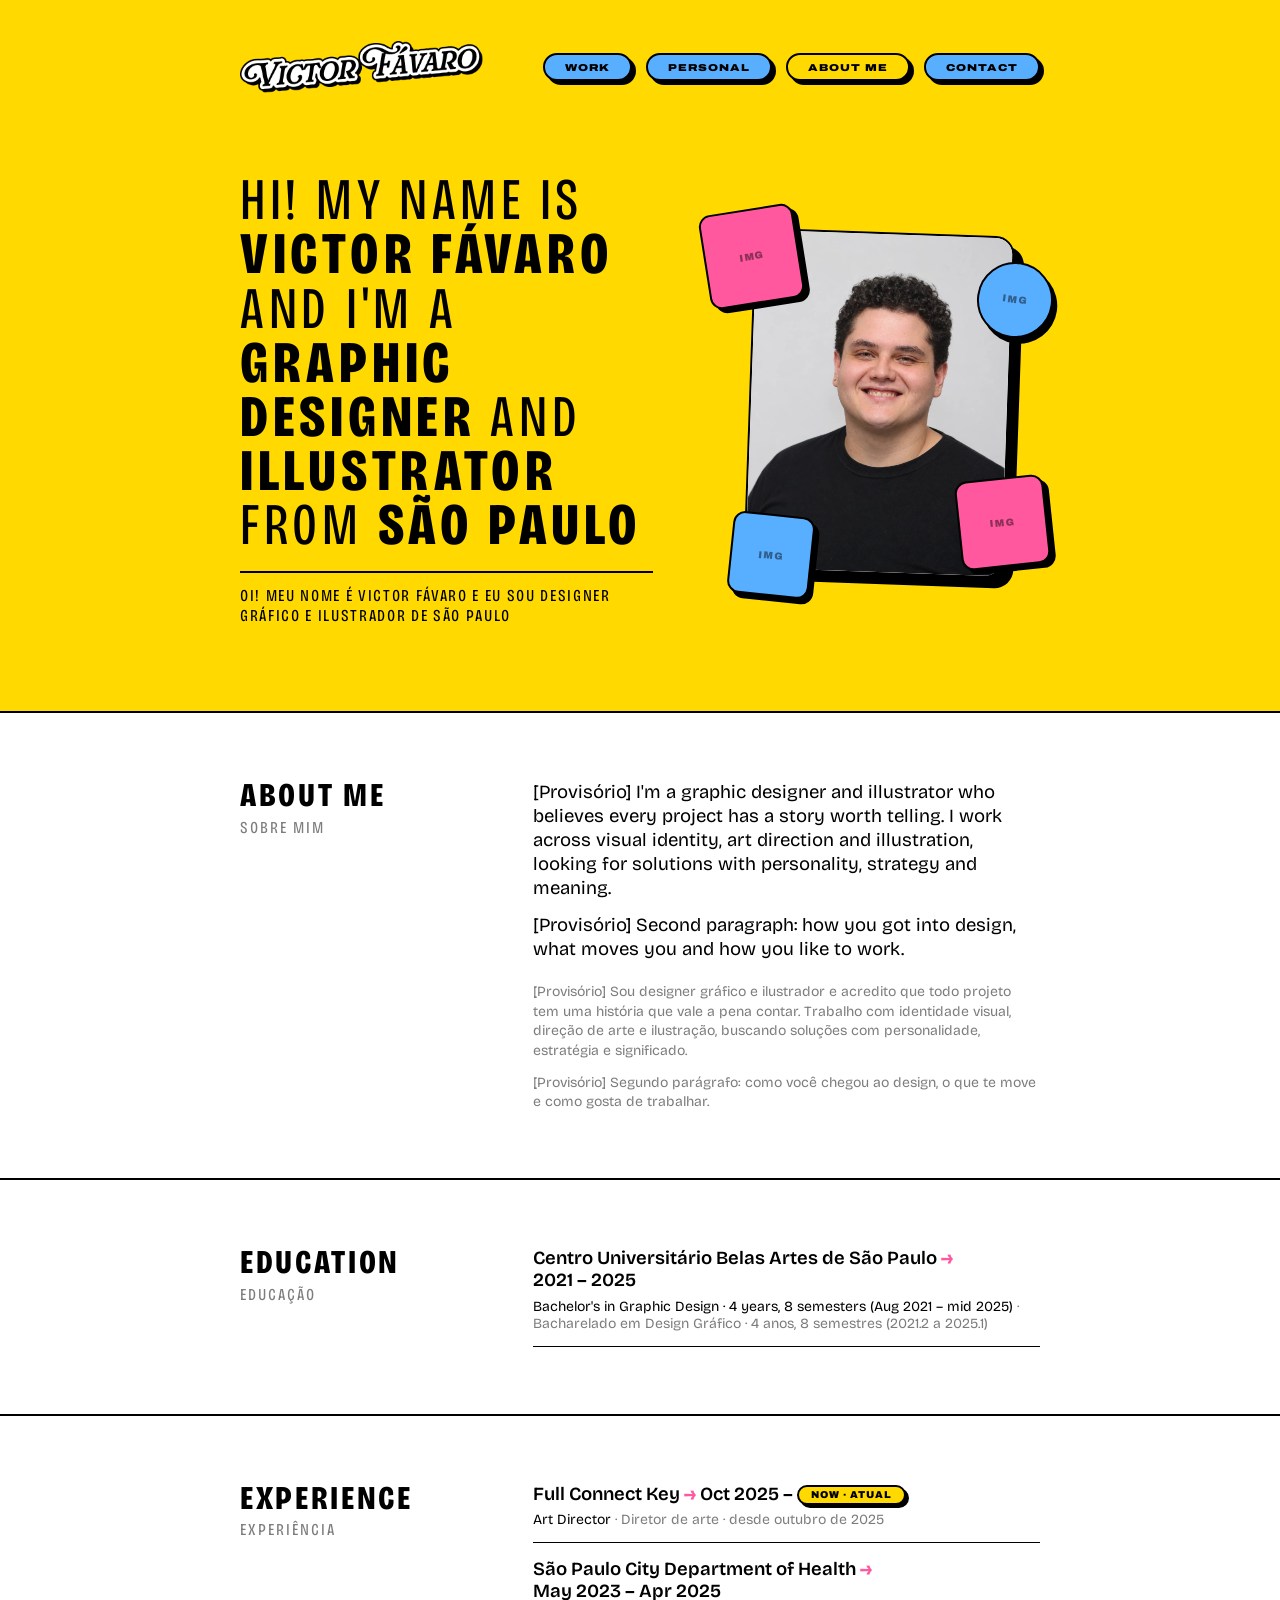
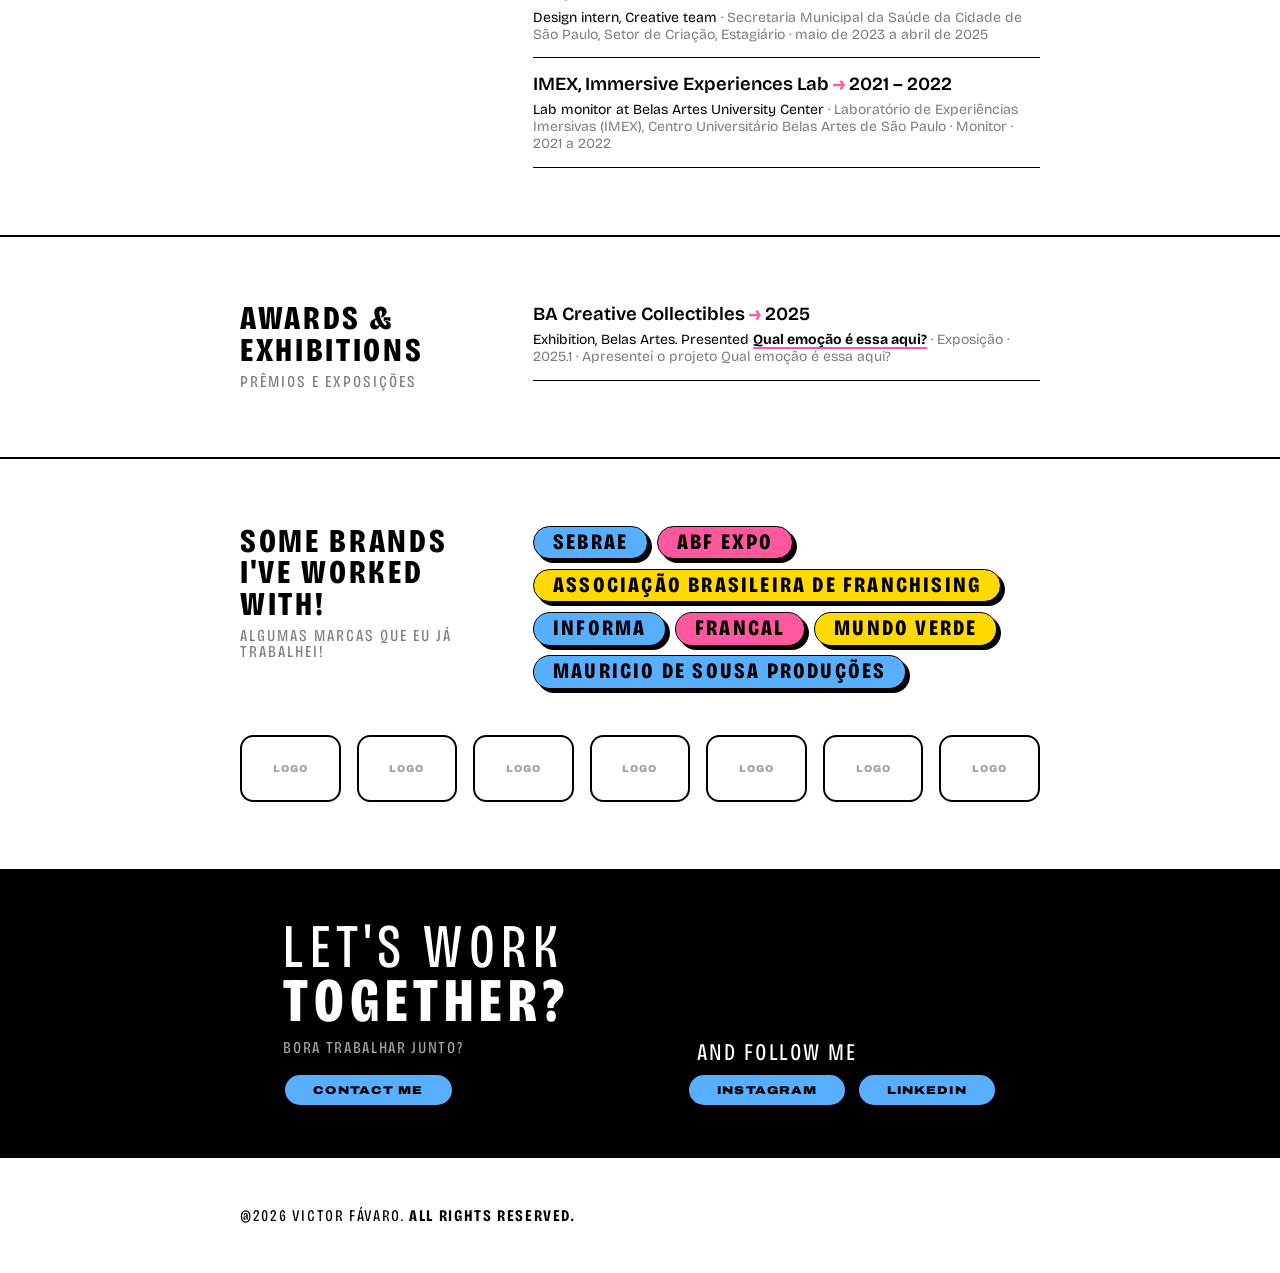
<file: about.html>
<!DOCTYPE html>
<html lang="pt-BR">
<head>
  <meta charset="UTF-8">
  <meta name="viewport" content="width=device-width, initial-scale=1">
  <title>About me — Victor Fávaro</title>
  <meta name="description" content="Victor Fávaro, designer gráfico e ilustrador de São Paulo: formação, experiência e clientes.">
  <meta property="og:title" content="About me — Victor Fávaro">
  <meta property="og:description" content="Designer gráfico e ilustrador de São Paulo.">
  <meta property="og:image" content="img/hero-name.png">
  <link rel="preconnect" href="https://fonts.googleapis.com">
  <link rel="preconnect" href="https://fonts.gstatic.com" crossorigin>
  <link href="https://fonts.googleapis.com/css2?family=Archivo:wdth,wght@125,900&family=Bricolage+Grotesque:opsz,wdth,wght@12..96,75..100,200..800&display=swap" rel="stylesheet">
  <link rel="icon" href="img/favicon-192.png?v=4" sizes="192x192" type="image/png">
  <link rel="icon" href="img/favicon-32.png?v=4" sizes="32x32" type="image/png">
  <link rel="apple-touch-icon" href="img/apple-touch-icon.png?v=4">
  <link rel="stylesheet" href="css/style.css?v=141">
  <link rel="stylesheet" href="css/about.css?v=141">
</head>
<body class="page-about">

  <section class="about-hero">
    <header class="site-header">
      <div class="container">
        <a class="site-header__logo" href="index.html" aria-label="Victor Fávaro — início">
          <img src="img/logo-victor-favaro.png" alt="Victor Fávaro" width="367" height="78">
        </a>
        <nav class="site-nav" aria-label="Menu principal">
          <a class="btn" href="work.html">Work</a>
          <a class="btn" href="personal.html">Personal</a>
          <a class="btn is-active" href="about.html" aria-current="page">About me</a>
          <a class="btn" href="#contact">Contact</a>
        </nav>
      </div>
    </header>

    <!--
      FOTOS DA ABERTURA
      Troque cada <div class="about-hero__ph"></div> por
      <img src="img/about/arquivo.jpg" alt="Descrição">
      .about-hero__photo = sua foto principal (vertical)
      .about-hero__sticker = imagens pequenas soltas (rabiscos, ilustrações, detalhes)
    -->
    <div class="container about-hero__grid">
      <div class="about-hero__text">
        <h1 class="about-hero__title">Hi! My name is <b>Victor Fávaro</b> and I'm a <b>graphic designer</b> and <b>illustrator</b> from <b>São Paulo</b></h1>
        <p class="about-hero__pt" lang="pt-BR">Oi! Meu nome é Victor Fávaro e eu sou designer gráfico e ilustrador de São Paulo</p>
      </div>

      <div class="about-hero__visual">
        <figure class="about-hero__photo"><img src="img/about/victor-favaro.jpg" alt="Victor Fávaro" width="900" height="1350"></figure>
        <figure class="about-hero__sticker about-hero__sticker--1"><div class="about-hero__ph">Img</div></figure>
        <figure class="about-hero__sticker about-hero__sticker--2"><div class="about-hero__ph">Img</div></figure>
        <figure class="about-hero__sticker about-hero__sticker--3"><div class="about-hero__ph">Img</div></figure>
        <figure class="about-hero__sticker about-hero__sticker--4"><div class="about-hero__ph">Img</div></figure>
      </div>
    </div>
  </section>

  <main class="about-body">

    <!-- BIO: troque os textos provisórios -->
    <section class="about-sec about-bio">
      <div class="container about-sec__grid">
        <h2 class="about-sec__title">About me<span lang="pt-BR">Sobre mim</span></h2>
        <div class="about-bio__text">
          <p class="about-bio__en">[Provisório] I'm a graphic designer and illustrator who believes every project has a story worth telling. I work across visual identity, art direction and illustration, looking for solutions with personality, strategy and meaning.</p>
          <p class="about-bio__en">[Provisório] Second paragraph: how you got into design, what moves you and how you like to work.</p>
          <p class="about-bio__pt" lang="pt-BR">[Provisório] Sou designer gráfico e ilustrador e acredito que todo projeto tem uma história que vale a pena contar. Trabalho com identidade visual, direção de arte e ilustração, buscando soluções com personalidade, estratégia e significado.</p>
          <p class="about-bio__pt" lang="pt-BR">[Provisório] Segundo parágrafo: como você chegou ao design, o que te move e como gosta de trabalhar.</p>
        </div>
      </div>
    </section>

    <!--
      LISTAS (formação, experiência, prêmios)
      Cada item é um <li class="cv__item">. Copie e troque os textos.
      Para marcar o atual, use <span class="cv__now">Now · Atual</span> no lugar do ano final.
    -->
    <section class="about-sec">
      <div class="container about-sec__grid">
        <h2 class="about-sec__title">Education<span lang="pt-BR">Educação</span></h2>
        <ol class="cv">
          <li class="cv__item">
            <p class="cv__main">Centro Universitário Belas Artes de São Paulo <span class="cv__arrow">→</span> <span class="cv__when">2021 – 2025</span></p>
            <p class="cv__sub">Bachelor's in Graphic Design · 4 years, 8 semesters (Aug 2021 – mid 2025) <span lang="pt-BR">· Bacharelado em Design Gráfico · 4 anos, 8 semestres (2021.2 a 2025.1)</span></p>
          </li>
        </ol>
      </div>
    </section>

    <section class="about-sec">
      <div class="container about-sec__grid">
        <h2 class="about-sec__title">Experience<span lang="pt-BR">Experiência</span></h2>
        <ol class="cv">
          <li class="cv__item">
            <p class="cv__main">Full Connect Key <span class="cv__arrow">→</span> <span class="cv__when">Oct 2025 – <span class="cv__now">Now · Atual</span></span></p>
            <p class="cv__sub">Art Director <span lang="pt-BR">· Diretor de arte · desde outubro de 2025</span></p>
          </li>
          <li class="cv__item">
            <p class="cv__main">São Paulo City Department of Health <span class="cv__arrow">→</span> <span class="cv__when">May 2023 – Apr 2025</span></p>
            <p class="cv__sub">Design intern, Creative team <span lang="pt-BR">· Secretaria Municipal da Saúde da Cidade de São Paulo, Setor de Criação, Estagiário · maio de 2023 a abril de 2025</span></p>
          </li>
          <li class="cv__item">
            <p class="cv__main">IMEX, Immersive Experiences Lab <span class="cv__arrow">→</span> <span class="cv__when">2021 – 2022</span></p>
            <p class="cv__sub">Lab monitor at Belas Artes University Center <span lang="pt-BR">· Laboratório de Experiências Imersivas (IMEX), Centro Universitário Belas Artes de São Paulo · Monitor · 2021 a 2022</span></p>
          </li>
        </ol>
      </div>
    </section>

    <!-- PRÊMIOS: se não houver, apague esta <section> inteira -->
    <section class="about-sec">
      <div class="container about-sec__grid">
        <h2 class="about-sec__title">Awards &amp; exhibitions<span lang="pt-BR">Prêmios e exposições</span></h2>
        <ol class="cv">
          <li class="cv__item">
            <p class="cv__main">BA Creative Collectibles <span class="cv__arrow">→</span> <span class="cv__when">2025</span></p>
            <p class="cv__sub">Exhibition, Belas Artes. Presented <a class="cv__link" href="projetos/qual-emocao.html">Qual emoção é essa aqui?</a> <span lang="pt-BR">· Exposição · 2025.1 · Apresentei o projeto Qual emoção é essa aqui?</span></p>
          </li>
        </ol>
      </div>
    </section>

    <!--
      CLIENTES
      Nomes: um <li class="tag"> por cliente.
      Logos: troque cada <div class="clients__ph"></div> por
      <img src="img/about/clientes/arquivo.png" alt="Nome do cliente"> (PNG ou SVG, fundo transparente)
    -->
    <section class="about-sec about-clients">
      <div class="container">
        <div class="about-sec__grid">
          <h2 class="about-sec__title">Some brands I&#x27;ve worked with!<span lang="pt-BR">Algumas marcas que eu já trabalhei!</span></h2>
          <ul class="clients__names">
            <li class="tag">Sebrae</li>
            <li class="tag tag--pink">ABF Expo</li>
            <li class="tag tag--yellow">Associação Brasileira de Franchising</li>
            <li class="tag">Informa</li>
            <li class="tag tag--pink">Francal</li>
            <li class="tag tag--yellow">Mundo Verde</li>
            <li class="tag">Mauricio de Sousa Produções</li>
          </ul>
        </div>
        <ul class="clients__logos">
          <li><div class="clients__ph">Logo</div></li>
          <li><div class="clients__ph">Logo</div></li>
          <li><div class="clients__ph">Logo</div></li>
          <li><div class="clients__ph">Logo</div></li>
          <li><div class="clients__ph">Logo</div></li>
          <li><div class="clients__ph">Logo</div></li>
          <li><div class="clients__ph">Logo</div></li>
        </ul>
      </div>
    </section>

    <section class="contact" id="contact">
      <div class="container">
        <div class="contact__col">
          <h2 class="contact__title">Let's work <b>together?</b></h2>
          <p class="about-contact__pt" lang="pt-BR">Bora trabalhar junto?</p>
          <a class="btn btn--md btn--blue" href="mailto:criacao@victorfavaro.com.br">Contact me</a>
        </div>
        <div class="contact__col">
          <p class="contact__sub">And follow me</p>
          <div class="contact__social">
            <!-- Troque pelos links reais -->
            <a class="btn btn--md btn--blue" href="https://instagram.com/" target="_blank" rel="noopener">Instagram</a>
            <a class="btn btn--md btn--blue" href="https://linkedin.com/" target="_blank" rel="noopener">LinkedIn</a>
          </div>
        </div>
      </div>
    </section>
  </main>

  <footer class="site-footer">
    <div class="container">
      <p>@2026 victor fávaro. <strong>all rights reserved.</strong></p>
    </div>
  </footer>
  <script src="js/motion.js?v=141" defer></script>
</body>
</html>
</file>
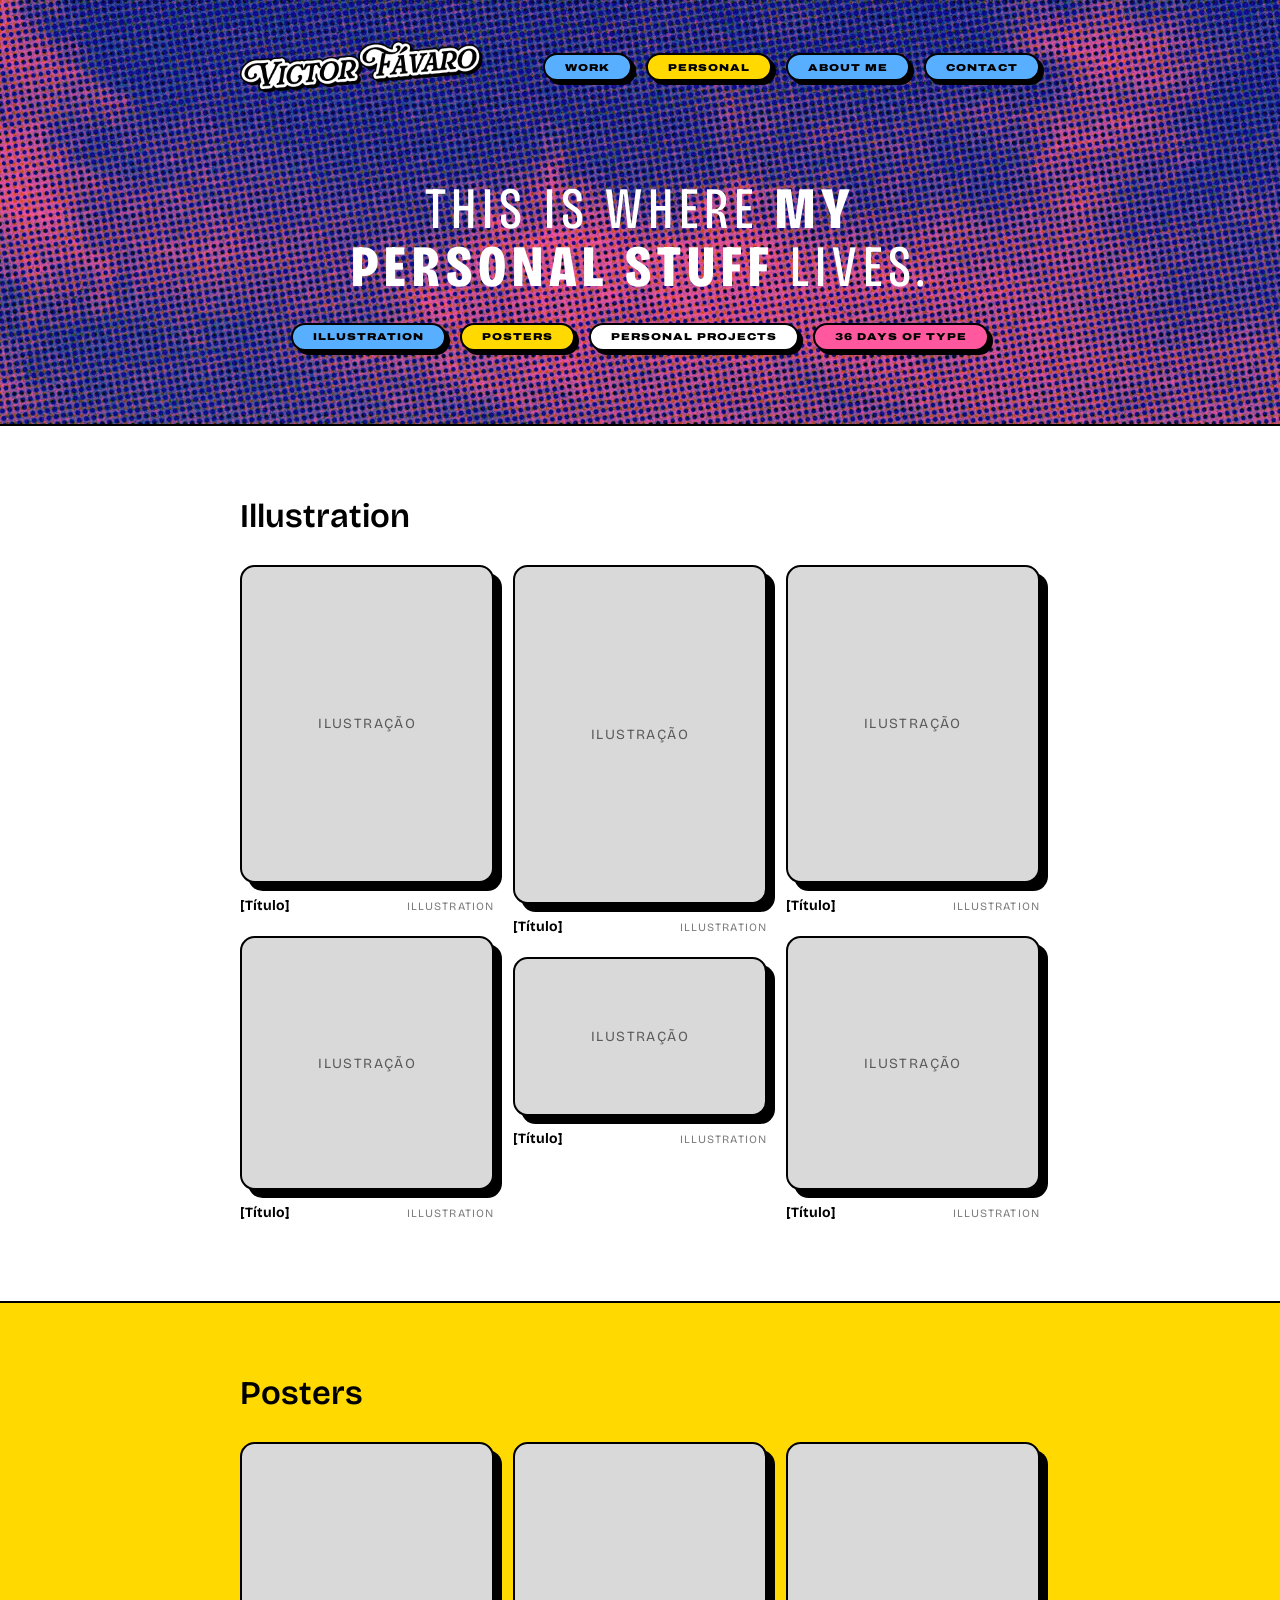
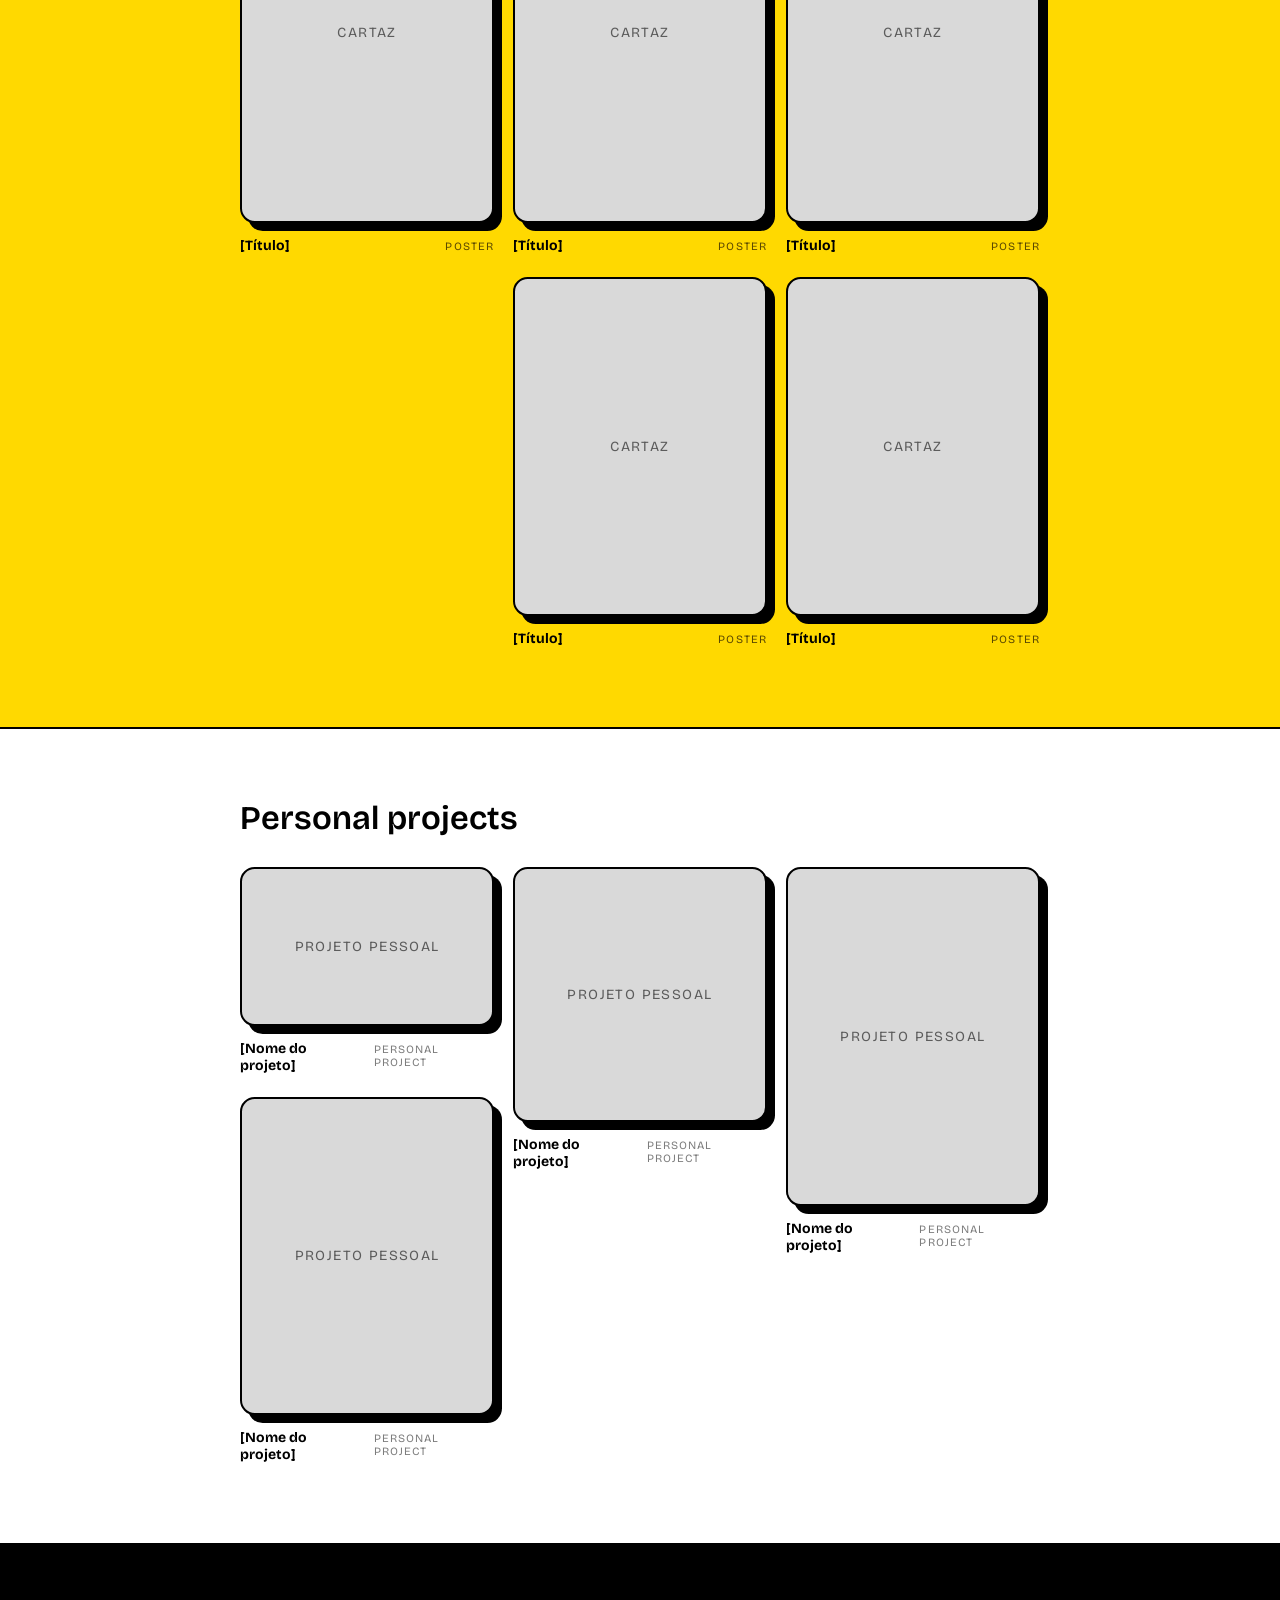
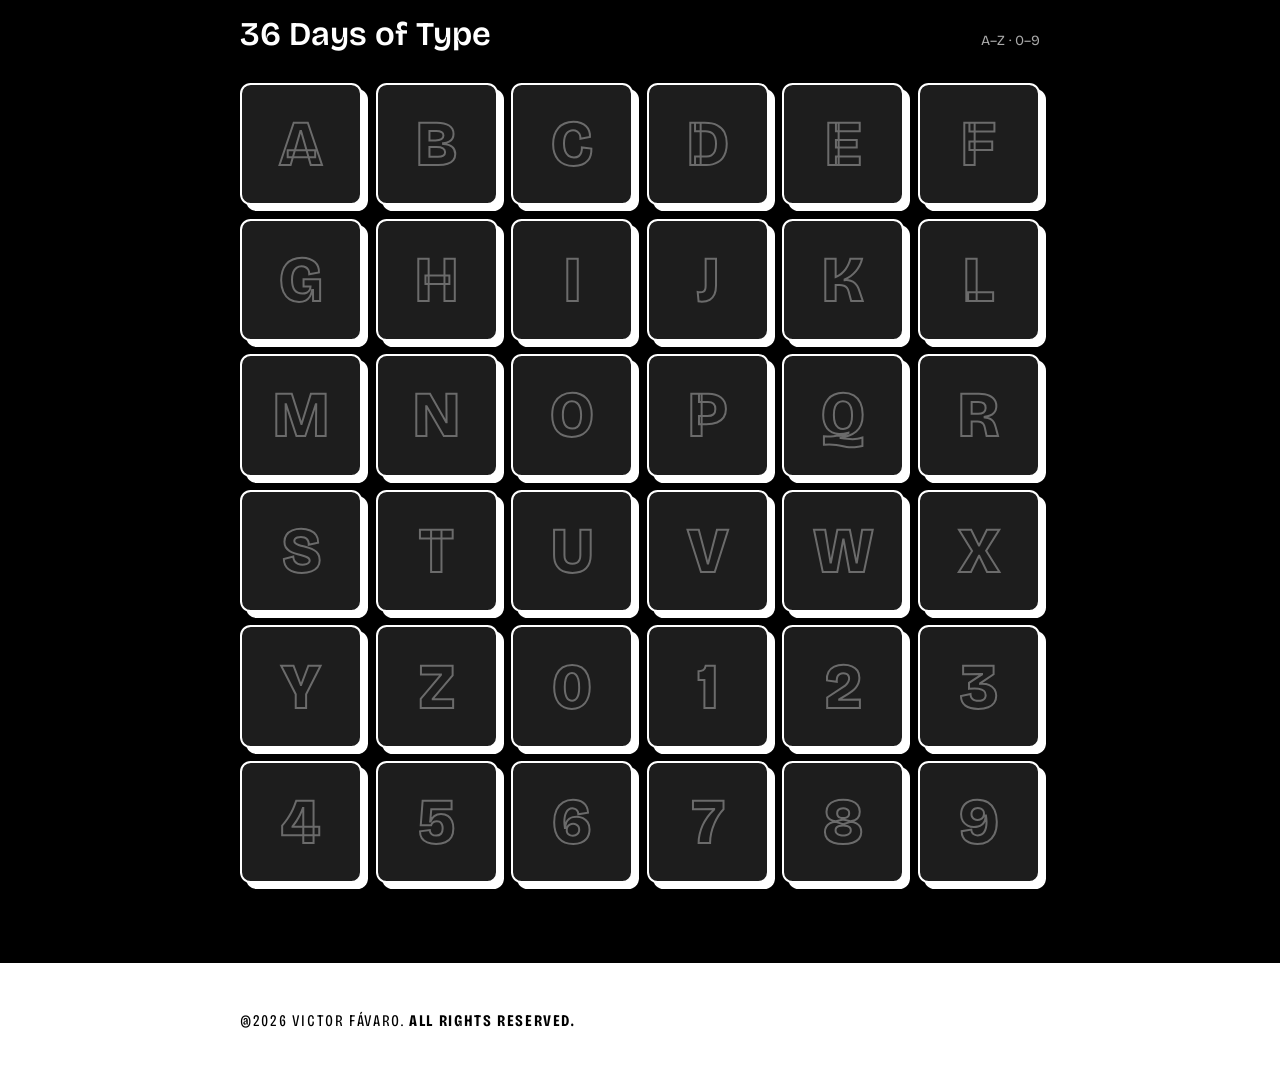
<file: personal.html>
<!DOCTYPE html>
<html lang="pt-BR">
<head>
  <meta charset="UTF-8">
  <meta name="viewport" content="width=device-width, initial-scale=1">
  <title>Personal — Victor Fávaro</title>
  <meta name="description" content="Ilustrações, cartazes e projetos pessoais de Victor Fávaro.">
  <meta property="og:title" content="Personal — Victor Fávaro">
  <meta property="og:description" content="Ilustrações, cartazes e projetos pessoais de Victor Fávaro.">
  <meta property="og:image" content="img/hero-name.png">
  <link rel="preconnect" href="https://fonts.googleapis.com">
  <link rel="preconnect" href="https://fonts.gstatic.com" crossorigin>
  <link href="https://fonts.googleapis.com/css2?family=Archivo:wdth,wght@125,900&family=Bricolage+Grotesque:opsz,wdth,wght@12..96,75..100,200..800&display=swap" rel="stylesheet">
  <link rel="icon" href="img/favicon-192.png?v=4" sizes="192x192" type="image/png">
  <link rel="icon" href="img/favicon-32.png?v=4" sizes="32x32" type="image/png">
  <link rel="apple-touch-icon" href="img/apple-touch-icon.png?v=4">
  <link rel="stylesheet" href="css/style.css?v=141">
  <link rel="stylesheet" href="css/brand.css?v=141">
</head>
<body>

  <section class="personal-hero">
    <header class="site-header">
      <div class="container">
        <a class="site-header__logo" href="index.html" aria-label="Victor Fávaro — início">
          <img src="img/logo-victor-favaro.png" alt="Victor Fávaro" width="367" height="78">
        </a>
        <nav class="site-nav" aria-label="Menu principal">
          <a class="btn" href="work.html">Work</a>
          <a class="btn is-active" href="personal.html" aria-current="page">Personal</a>
          <a class="btn" href="about.html">About me</a>
          <a class="btn" href="index.html#contact">Contact</a>
        </nav>
      </div>
    </header>

    <div class="container personal-hero__content">
      <h1 class="big-title">This is where <b>my personal stuff</b> lives.</h1>
      <nav class="personal-hero__jump" aria-label="Seções">
        <a class="btn btn--blue" href="#illustration">Illustration</a>
        <a class="btn btn--yellow" href="#posters">Posters</a>
        <a class="btn" href="#personal-projects" style="background:#fff">Personal projects</a>
        <a class="btn btn--pink" href="#days-of-type">36 Days of Type</a>
      </nav>
    </div>
  </section>

  <main class="personal-body">
    <!--
      COMO ADICIONAR UM TRABALHO
      Copie um <figure class="piece"> da seção certa e troque:
        - o <div class="piece__ph" ...></div> por <img src="img/personal/arquivo.jpg" alt="Descrição" loading="lazy">
          (a imagem aparece inteira, no formato dela: não precisa cortar)
        - data-title, data-year e data-tech: aparecem quando a imagem é ampliada
        - o texto do <figcaption>
    -->

    <section class="personal-section" id="illustration">
      <div class="container">
        <header class="block__head">
          <h2 class="block__title">Illustration</h2>
        </header>
        <div class="mural">
          <figure class="piece" data-title="[Título da ilustração]" data-year="[Ano]" data-tech="[Técnica]">
            <div class="piece__ph" style="aspect-ratio: 4 / 5">Ilustração</div>
            <figcaption><b>[Título]</b><span>Illustration</span></figcaption>
          </figure>
          <figure class="piece" data-title="[Título da ilustração]" data-year="[Ano]" data-tech="[Técnica]">
            <div class="piece__ph" style="aspect-ratio: 1 / 1">Ilustração</div>
            <figcaption><b>[Título]</b><span>Illustration</span></figcaption>
          </figure>
          <figure class="piece" data-title="[Título da ilustração]" data-year="[Ano]" data-tech="[Técnica]">
            <div class="piece__ph" style="aspect-ratio: 3 / 4">Ilustração</div>
            <figcaption><b>[Título]</b><span>Illustration</span></figcaption>
          </figure>
          <figure class="piece" data-title="[Título da ilustração]" data-year="[Ano]" data-tech="[Técnica]">
            <div class="piece__ph" style="aspect-ratio: 16 / 10">Ilustração</div>
            <figcaption><b>[Título]</b><span>Illustration</span></figcaption>
          </figure>
          <figure class="piece" data-title="[Título da ilustração]" data-year="[Ano]" data-tech="[Técnica]">
            <div class="piece__ph" style="aspect-ratio: 4 / 5">Ilustração</div>
            <figcaption><b>[Título]</b><span>Illustration</span></figcaption>
          </figure>
          <figure class="piece" data-title="[Título da ilustração]" data-year="[Ano]" data-tech="[Técnica]">
            <div class="piece__ph" style="aspect-ratio: 1 / 1">Ilustração</div>
            <figcaption><b>[Título]</b><span>Illustration</span></figcaption>
          </figure>
        </div>
      </div>
    </section>

    <section class="personal-section personal-section--yellow" id="posters">
      <div class="container">
        <header class="block__head">
          <h2 class="block__title">Posters</h2>
        </header>
        <div class="mural">
          <figure class="piece" data-title="[Título do cartaz]" data-year="[Ano]" data-tech="[Técnica]">
            <div class="piece__ph" style="aspect-ratio: 2 / 3">Cartaz</div>
            <figcaption><b>[Título]</b><span>Poster</span></figcaption>
          </figure>
          <figure class="piece" data-title="[Título do cartaz]" data-year="[Ano]" data-tech="[Técnica]">
            <div class="piece__ph" style="aspect-ratio: 2 / 3">Cartaz</div>
            <figcaption><b>[Título]</b><span>Poster</span></figcaption>
          </figure>
          <figure class="piece" data-title="[Título do cartaz]" data-year="[Ano]" data-tech="[Técnica]">
            <div class="piece__ph" style="aspect-ratio: 3 / 4">Cartaz</div>
            <figcaption><b>[Título]</b><span>Poster</span></figcaption>
          </figure>
          <figure class="piece" data-title="[Título do cartaz]" data-year="[Ano]" data-tech="[Técnica]">
            <div class="piece__ph" style="aspect-ratio: 2 / 3">Cartaz</div>
            <figcaption><b>[Título]</b><span>Poster</span></figcaption>
          </figure>
          <figure class="piece" data-title="[Título do cartaz]" data-year="[Ano]" data-tech="[Técnica]">
            <div class="piece__ph" style="aspect-ratio: 3 / 4">Cartaz</div>
            <figcaption><b>[Título]</b><span>Poster</span></figcaption>
          </figure>
        </div>
      </div>
    </section>

    <section class="personal-section" id="personal-projects">
      <div class="container">
        <header class="block__head">
          <h2 class="block__title">Personal projects</h2>
        </header>
        <div class="mural">
          <figure class="piece" data-title="[Nome do projeto]" data-year="[Ano]" data-tech="[Descrição curta]">
            <div class="piece__ph" style="aspect-ratio: 16 / 10">Projeto pessoal</div>
            <figcaption><b>[Nome do projeto]</b><span>Personal project</span></figcaption>
          </figure>
          <figure class="piece" data-title="[Nome do projeto]" data-year="[Ano]" data-tech="[Descrição curta]">
            <div class="piece__ph" style="aspect-ratio: 4 / 5">Projeto pessoal</div>
            <figcaption><b>[Nome do projeto]</b><span>Personal project</span></figcaption>
          </figure>
          <figure class="piece" data-title="[Nome do projeto]" data-year="[Ano]" data-tech="[Descrição curta]">
            <div class="piece__ph" style="aspect-ratio: 1 / 1">Projeto pessoal</div>
            <figcaption><b>[Nome do projeto]</b><span>Personal project</span></figcaption>
          </figure>
          <figure class="piece" data-title="[Nome do projeto]" data-year="[Ano]" data-tech="[Descrição curta]">
            <div class="piece__ph" style="aspect-ratio: 3 / 4">Projeto pessoal</div>
            <figcaption><b>[Nome do projeto]</b><span>Personal project</span></figcaption>
          </figure>
        </div>
      </div>
    </section>

    <section class="personal-section personal-section--type" id="days-of-type">
      <div class="container">
        <header class="block__head">
          <h2 class="block__title">36 Days of Type</h2>
          <p class="block__note">A–Z · 0–9</p>
        </header>
        <!-- Uma peça por caractere, na ordem. Para publicar uma peça, troque o
             <div class="piece__ph t36__ph">A</div> por <img src="img/36days/a.jpg" alt="Letra A — 36 Days of Type">
             (imagem quadrada). Enquanto não houver imagem, aparece só a letra em contorno. -->
        <div class="t36">
          <figure class="piece" data-title="A — 36 Days of Type" data-year="[Ano]" data-tech="[Técnica]">
            <div class="piece__ph t36__ph" aria-hidden="true">A</div>
          </figure>
          <figure class="piece" data-title="B — 36 Days of Type" data-year="[Ano]" data-tech="[Técnica]">
            <div class="piece__ph t36__ph" aria-hidden="true">B</div>
          </figure>
          <figure class="piece" data-title="C — 36 Days of Type" data-year="[Ano]" data-tech="[Técnica]">
            <div class="piece__ph t36__ph" aria-hidden="true">C</div>
          </figure>
          <figure class="piece" data-title="D — 36 Days of Type" data-year="[Ano]" data-tech="[Técnica]">
            <div class="piece__ph t36__ph" aria-hidden="true">D</div>
          </figure>
          <figure class="piece" data-title="E — 36 Days of Type" data-year="[Ano]" data-tech="[Técnica]">
            <div class="piece__ph t36__ph" aria-hidden="true">E</div>
          </figure>
          <figure class="piece" data-title="F — 36 Days of Type" data-year="[Ano]" data-tech="[Técnica]">
            <div class="piece__ph t36__ph" aria-hidden="true">F</div>
          </figure>
          <figure class="piece" data-title="G — 36 Days of Type" data-year="[Ano]" data-tech="[Técnica]">
            <div class="piece__ph t36__ph" aria-hidden="true">G</div>
          </figure>
          <figure class="piece" data-title="H — 36 Days of Type" data-year="[Ano]" data-tech="[Técnica]">
            <div class="piece__ph t36__ph" aria-hidden="true">H</div>
          </figure>
          <figure class="piece" data-title="I — 36 Days of Type" data-year="[Ano]" data-tech="[Técnica]">
            <div class="piece__ph t36__ph" aria-hidden="true">I</div>
          </figure>
          <figure class="piece" data-title="J — 36 Days of Type" data-year="[Ano]" data-tech="[Técnica]">
            <div class="piece__ph t36__ph" aria-hidden="true">J</div>
          </figure>
          <figure class="piece" data-title="K — 36 Days of Type" data-year="[Ano]" data-tech="[Técnica]">
            <div class="piece__ph t36__ph" aria-hidden="true">K</div>
          </figure>
          <figure class="piece" data-title="L — 36 Days of Type" data-year="[Ano]" data-tech="[Técnica]">
            <div class="piece__ph t36__ph" aria-hidden="true">L</div>
          </figure>
          <figure class="piece" data-title="M — 36 Days of Type" data-year="[Ano]" data-tech="[Técnica]">
            <div class="piece__ph t36__ph" aria-hidden="true">M</div>
          </figure>
          <figure class="piece" data-title="N — 36 Days of Type" data-year="[Ano]" data-tech="[Técnica]">
            <div class="piece__ph t36__ph" aria-hidden="true">N</div>
          </figure>
          <figure class="piece" data-title="O — 36 Days of Type" data-year="[Ano]" data-tech="[Técnica]">
            <div class="piece__ph t36__ph" aria-hidden="true">O</div>
          </figure>
          <figure class="piece" data-title="P — 36 Days of Type" data-year="[Ano]" data-tech="[Técnica]">
            <div class="piece__ph t36__ph" aria-hidden="true">P</div>
          </figure>
          <figure class="piece" data-title="Q — 36 Days of Type" data-year="[Ano]" data-tech="[Técnica]">
            <div class="piece__ph t36__ph" aria-hidden="true">Q</div>
          </figure>
          <figure class="piece" data-title="R — 36 Days of Type" data-year="[Ano]" data-tech="[Técnica]">
            <div class="piece__ph t36__ph" aria-hidden="true">R</div>
          </figure>
          <figure class="piece" data-title="S — 36 Days of Type" data-year="[Ano]" data-tech="[Técnica]">
            <div class="piece__ph t36__ph" aria-hidden="true">S</div>
          </figure>
          <figure class="piece" data-title="T — 36 Days of Type" data-year="[Ano]" data-tech="[Técnica]">
            <div class="piece__ph t36__ph" aria-hidden="true">T</div>
          </figure>
          <figure class="piece" data-title="U — 36 Days of Type" data-year="[Ano]" data-tech="[Técnica]">
            <div class="piece__ph t36__ph" aria-hidden="true">U</div>
          </figure>
          <figure class="piece" data-title="V — 36 Days of Type" data-year="[Ano]" data-tech="[Técnica]">
            <div class="piece__ph t36__ph" aria-hidden="true">V</div>
          </figure>
          <figure class="piece" data-title="W — 36 Days of Type" data-year="[Ano]" data-tech="[Técnica]">
            <div class="piece__ph t36__ph" aria-hidden="true">W</div>
          </figure>
          <figure class="piece" data-title="X — 36 Days of Type" data-year="[Ano]" data-tech="[Técnica]">
            <div class="piece__ph t36__ph" aria-hidden="true">X</div>
          </figure>
          <figure class="piece" data-title="Y — 36 Days of Type" data-year="[Ano]" data-tech="[Técnica]">
            <div class="piece__ph t36__ph" aria-hidden="true">Y</div>
          </figure>
          <figure class="piece" data-title="Z — 36 Days of Type" data-year="[Ano]" data-tech="[Técnica]">
            <div class="piece__ph t36__ph" aria-hidden="true">Z</div>
          </figure>
          <figure class="piece" data-title="0 — 36 Days of Type" data-year="[Ano]" data-tech="[Técnica]">
            <div class="piece__ph t36__ph" aria-hidden="true">0</div>
          </figure>
          <figure class="piece" data-title="1 — 36 Days of Type" data-year="[Ano]" data-tech="[Técnica]">
            <div class="piece__ph t36__ph" aria-hidden="true">1</div>
          </figure>
          <figure class="piece" data-title="2 — 36 Days of Type" data-year="[Ano]" data-tech="[Técnica]">
            <div class="piece__ph t36__ph" aria-hidden="true">2</div>
          </figure>
          <figure class="piece" data-title="3 — 36 Days of Type" data-year="[Ano]" data-tech="[Técnica]">
            <div class="piece__ph t36__ph" aria-hidden="true">3</div>
          </figure>
          <figure class="piece" data-title="4 — 36 Days of Type" data-year="[Ano]" data-tech="[Técnica]">
            <div class="piece__ph t36__ph" aria-hidden="true">4</div>
          </figure>
          <figure class="piece" data-title="5 — 36 Days of Type" data-year="[Ano]" data-tech="[Técnica]">
            <div class="piece__ph t36__ph" aria-hidden="true">5</div>
          </figure>
          <figure class="piece" data-title="6 — 36 Days of Type" data-year="[Ano]" data-tech="[Técnica]">
            <div class="piece__ph t36__ph" aria-hidden="true">6</div>
          </figure>
          <figure class="piece" data-title="7 — 36 Days of Type" data-year="[Ano]" data-tech="[Técnica]">
            <div class="piece__ph t36__ph" aria-hidden="true">7</div>
          </figure>
          <figure class="piece" data-title="8 — 36 Days of Type" data-year="[Ano]" data-tech="[Técnica]">
            <div class="piece__ph t36__ph" aria-hidden="true">8</div>
          </figure>
          <figure class="piece" data-title="9 — 36 Days of Type" data-year="[Ano]" data-tech="[Técnica]">
            <div class="piece__ph t36__ph" aria-hidden="true">9</div>
          </figure>
        </div>
      </div>
    </section>
  </main>

  <!-- Imagem ampliada (preenchida pelo js/personal.js) -->
  <div class="lightbox" role="dialog" aria-modal="true" aria-label="Trabalho ampliado" hidden>
    <button class="lightbox__close btn" type="button" aria-label="Fechar">Close ✕</button>
    <button class="lightbox__nav lightbox__nav--prev" type="button" aria-label="Anterior">←</button>
    <figure class="lightbox__fig">
      <div class="lightbox__media"></div>
      <figcaption class="lightbox__cap">
        <b class="lightbox__title"></b>
        <span class="lightbox__meta"></span>
      </figcaption>
    </figure>
    <button class="lightbox__nav lightbox__nav--next" type="button" aria-label="Próximo">→</button>
  </div>

  <footer class="site-footer">
    <div class="container">
      <p>@2026 victor fávaro. <strong>all rights reserved.</strong></p>
    </div>
  </footer>
  <script src="js/personal.js?v=141" defer></script>
  <script src="js/motion.js?v=141" defer></script>
</body>
</html>
</file>
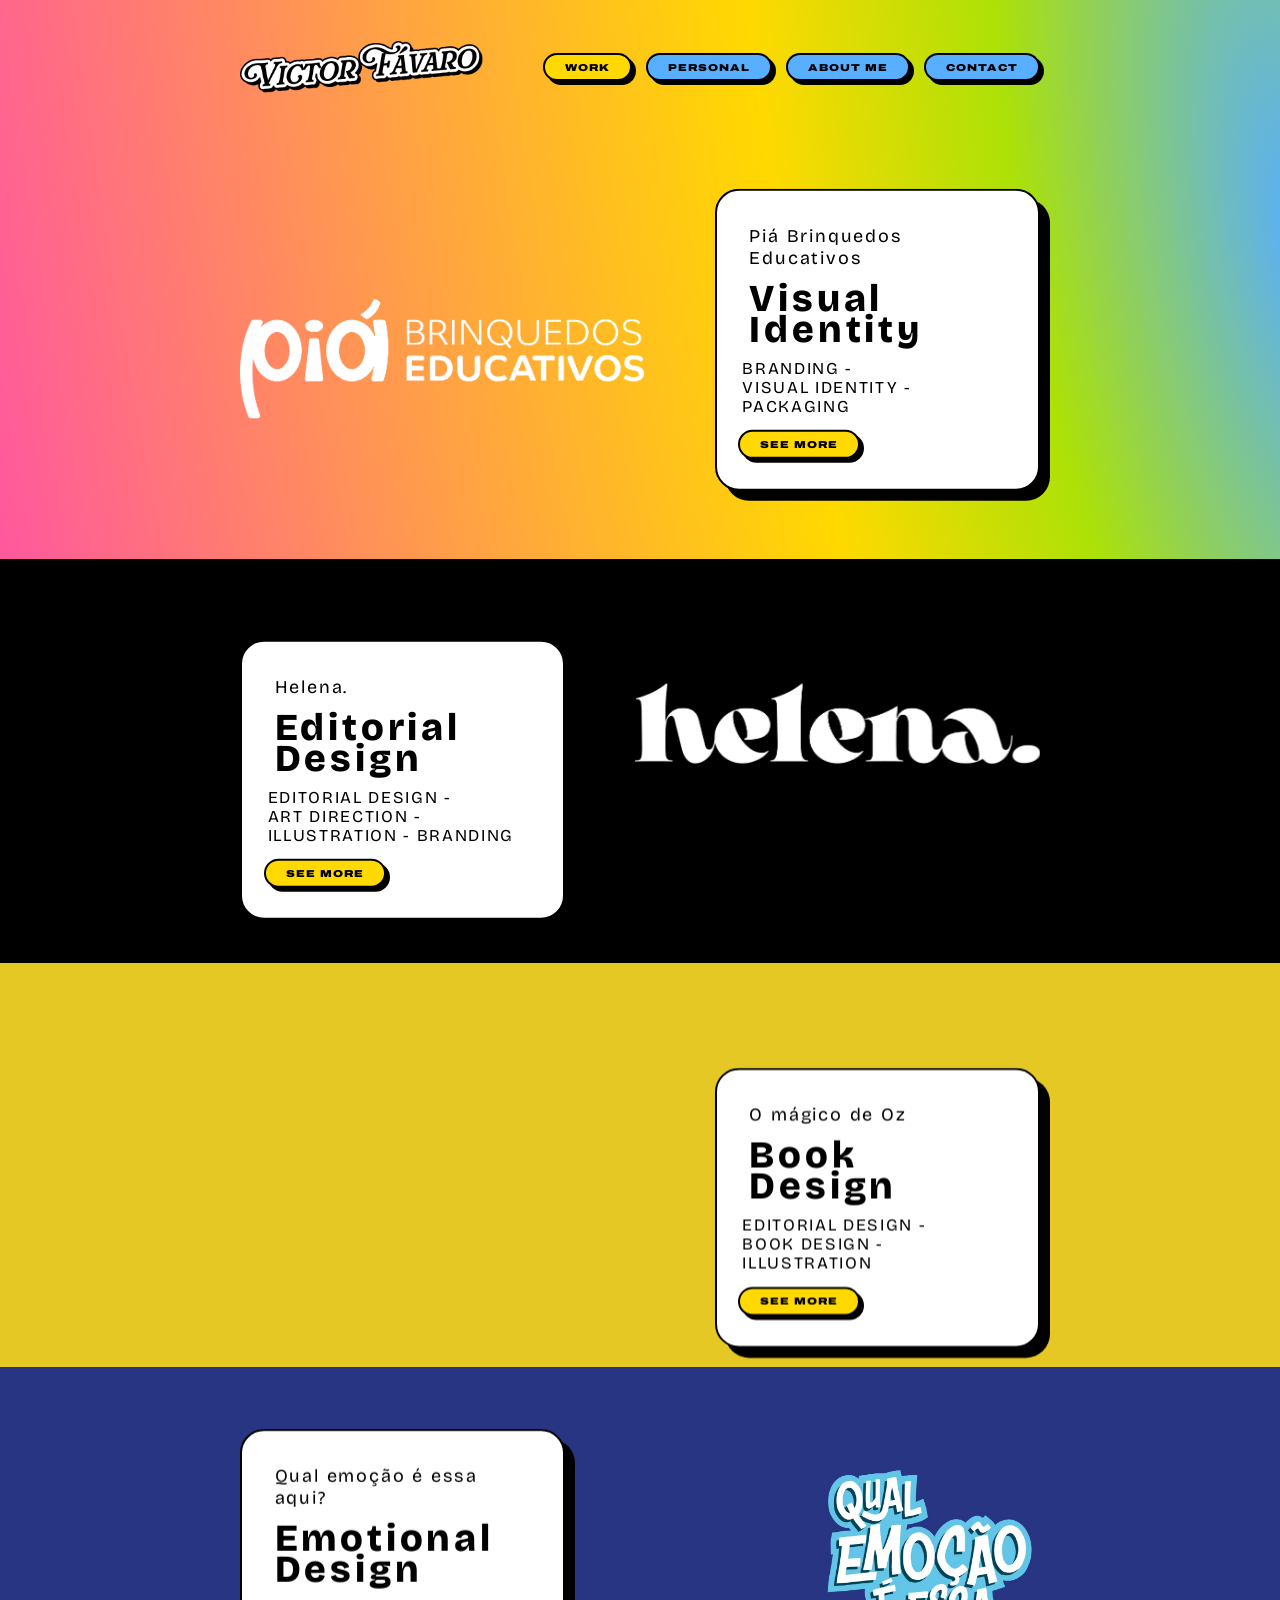
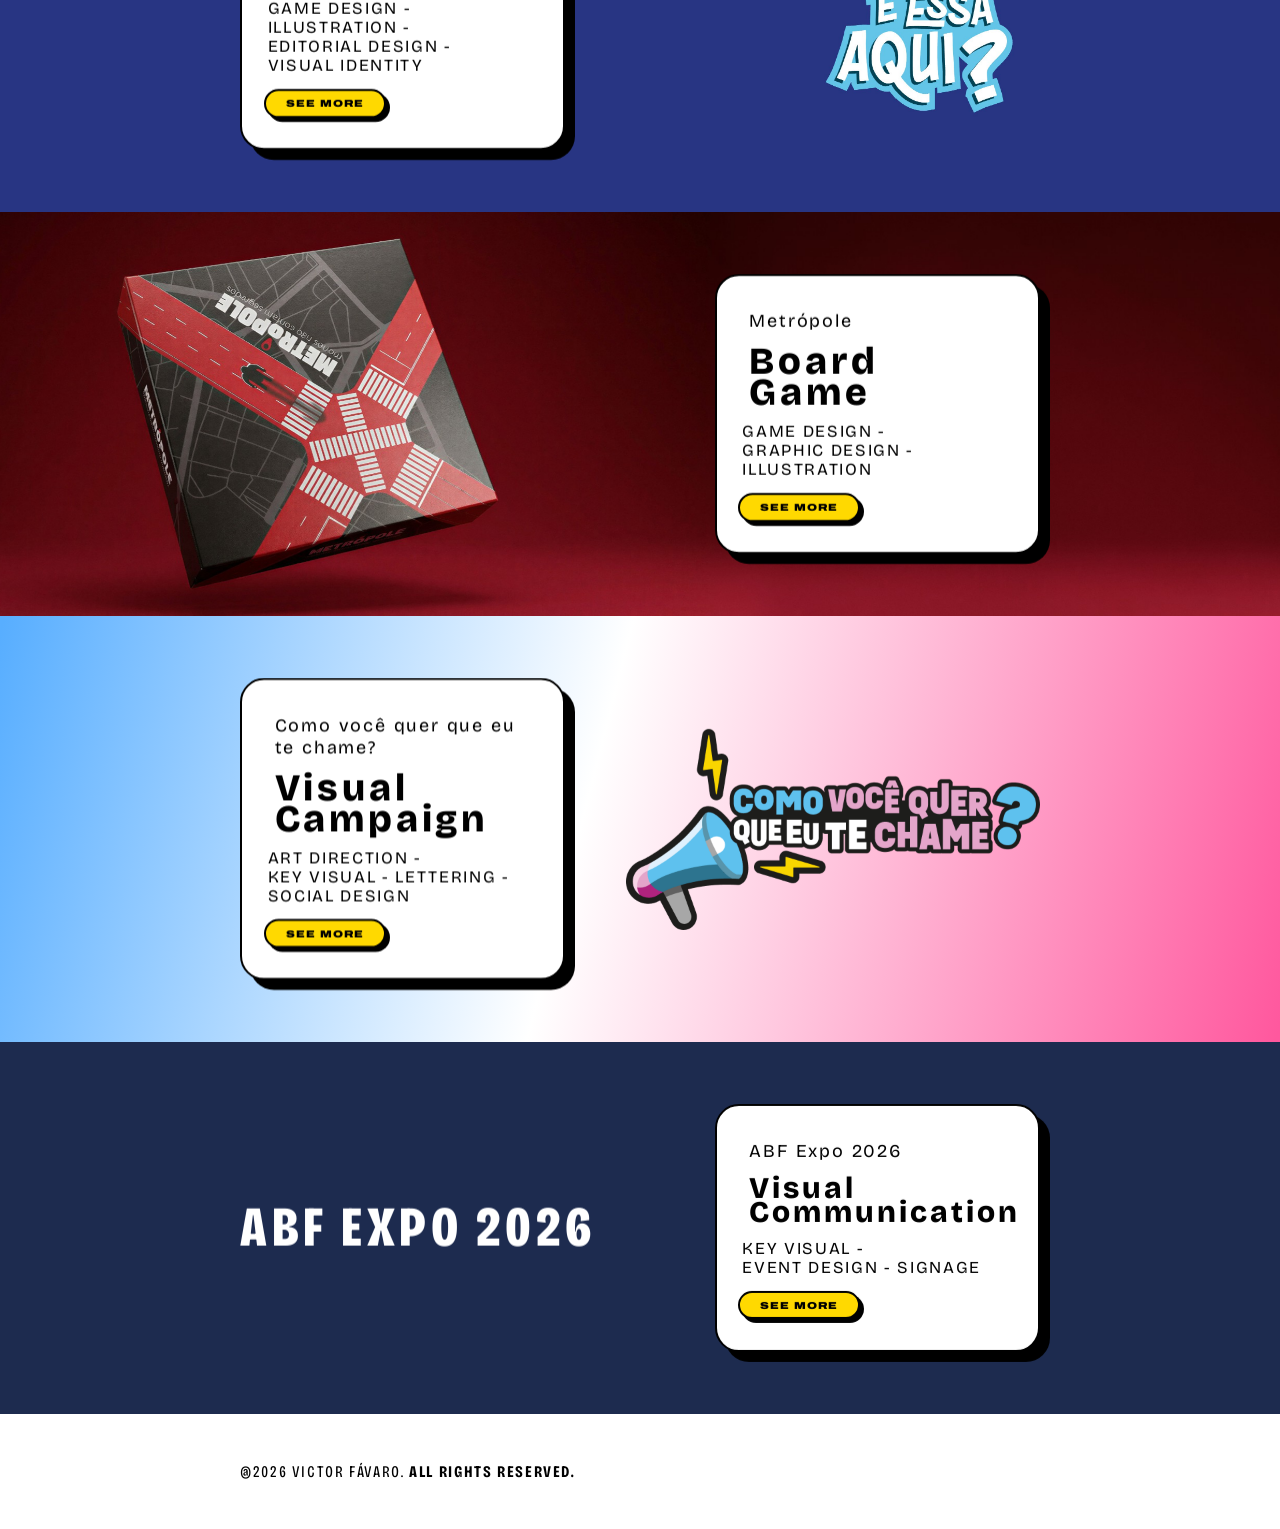
<file: work.html>
<!DOCTYPE html>
<html lang="pt-BR">
<head>
  <meta charset="UTF-8">
  <meta name="viewport" content="width=device-width, initial-scale=1">
  <title>Work — Victor Fávaro</title>
  <meta name="description" content="Projetos de identidade visual, editorial, ilustração e game design de Victor Fávaro.">
  <meta property="og:title" content="Work — Victor Fávaro">
  <meta property="og:description" content="Projetos de identidade visual, editorial, ilustração e game design de Victor Fávaro.">
  <meta property="og:image" content="img/hero-name.png">
  <link rel="preconnect" href="https://fonts.googleapis.com">
  <link rel="preconnect" href="https://fonts.gstatic.com" crossorigin>
  <link href="https://fonts.googleapis.com/css2?family=Archivo:wdth,wght@125,900&family=Bricolage+Grotesque:opsz,wdth,wght@12..96,75..100,200..800&display=swap" rel="stylesheet">
  <!-- Se tiver o kit do Adobe Fonts com "Obviously", cole o <link> dele aqui -->
  <link rel="icon" href="img/favicon-192.png?v=4" sizes="192x192" type="image/png">
  <link rel="icon" href="img/favicon-32.png?v=4" sizes="32x32" type="image/png">
  <link rel="apple-touch-icon" href="img/apple-touch-icon.png?v=4">
  <link rel="stylesheet" href="css/style.css?v=141">
</head>
<body>

  <header class="site-header">
    <div class="container">
      <a class="site-header__logo" href="index.html" aria-label="Victor Fávaro — início">
        <img src="img/logo-victor-favaro.png" alt="Victor Fávaro" width="367" height="78">
      </a>
      <nav class="site-nav" aria-label="Menu principal">
        <a class="btn is-active" href="work.html" aria-current="page">Work</a>
        <a class="btn" href="personal.html">Personal</a>
        <a class="btn" href="about.html">About me</a>
        <a class="btn" href="index.html#contact">Contact</a>
      </nav>
    </div>
  </header>

  <main>
    <section class="project-row gradient-bg project-row--first">
      
      <div class="container">
        <img class="project-row__visual project-row__visual--pia" src="img/logo-pia.png" alt="Logo Piá Brinquedos Educativos" width="960" height="284">
        <article class="card">
          <p class="card__client">Piá Brinquedos Educativos</p>
          <h2 class="card__title">Visual<br>Identity</h2>
          <p class="card__cat"><span>BRANDING</span>&nbsp;- <span>VISUAL IDENTITY</span>&nbsp;- <span>PACKAGING</span></p>
          <a class="btn btn--yellow" href="projetos/pia-brinquedos.html">See more</a>
        </article>
      </div>
    </section>
    <section class="project-row project-row--reverse project-row--black">
      
      <div class="container">
        <img class="project-row__visual project-row__visual--helena" src="img/logo-helena.png" alt="Logo Helena." width="879" height="173">
        <article class="card">
          <p class="card__client">Helena.</p>
          <h2 class="card__title">Editorial<br>Design</h2>
          <p class="card__cat"><span>EDITORIAL DESIGN</span>&nbsp;- <span>ART DIRECTION</span>&nbsp;- <span>ILLUSTRATION</span>&nbsp;- <span>BRANDING</span></p>
          <a class="btn btn--yellow" href="projetos/helena.html">See more</a>
        </article>
      </div>
    </section>
    <section class="project-row project-row--oz project-row--photo">
      <picture><source media="(max-width: 900px)" srcset="img/oz/v2/cesta-faixa-mobile.jpg?v=1"><img class="project-row__bg" src="img/oz/v2/cesta.jpg?v=2" alt="Livro O Mágico de Oz numa cesta com os sapatinhos vermelhos, sobre a estrada de tijolos amarelos" width="2000" height="857" style="object-position: 20% 40%"></picture>
      <div class="container">
        <img class="project-row__visual project-row__visual--ozcapa" src="img/oz/capa-anim.svg" alt="Capa do livro O Mágico de Oz" width="439" height="652">
        <article class="card">
          <p class="card__client">O mágico de Oz</p>
          <h2 class="card__title">Book<br>Design</h2>
          <p class="card__cat"><span>EDITORIAL DESIGN</span>&nbsp;- <span>BOOK DESIGN</span>&nbsp;- <span>ILLUSTRATION</span></p>
          <a class="btn btn--yellow" href="projetos/magico-de-oz.html">See more</a>
        </article>
      </div>
    </section>
    <section class="project-row project-row--reverse project-row--qual">
      
      <div class="container">
        <img class="project-row__visual project-row__visual--qual" src="img/qual-lettering.jpg" alt="Lettering Qual emoção é essa aqui?" width="760" height="890">
        <article class="card">
          <p class="card__client">Qual emoção é essa aqui?</p>
          <h2 class="card__title">Emotional<br>Design</h2>
          <p class="card__cat"><span>GAME DESIGN</span>&nbsp;- <span>ILLUSTRATION</span>&nbsp;- <span>EDITORIAL DESIGN</span>&nbsp;- <span>VISUAL IDENTITY</span></p>
          <a class="btn btn--yellow" href="projetos/qual-emocao.html">See more</a>
        </article>
      </div>
    </section>
    <section class="project-row project-row--metropole project-row--photo">
      <img class="project-row__bg" src="img/metropole/v2/caixa-panorama.jpg" alt="Caixa do jogo Metrópole sobre fundo vermelho" width="3143" height="897" style="object-position: 12% 55%">
      <div class="container">
        <div class="project-row__visual" aria-hidden="true"></div>
        <article class="card">
          <p class="card__client">Metrópole</p>
          <h2 class="card__title">Board<br>Game</h2>
          <p class="card__cat"><span>GAME DESIGN</span>&nbsp;- <span>GRAPHIC DESIGN</span>&nbsp;- <span>ILLUSTRATION</span></p>
          <a class="btn btn--yellow" href="projetos/metropole.html">See more</a>
        </article>
      </div>
    </section>
    <section class="project-row project-row--reverse project-row--kv">
      
      <div class="container">
        <img class="project-row__visual project-row__visual--kv" src="img/key-visual-como-voce-quer.png" alt="Lettering Como você quer que eu te chame?" width="621" height="301">
        <article class="card">
          <p class="card__client">Como você quer que eu te chame?</p>
          <h2 class="card__title">Visual<br>Campaign</h2>
          <p class="card__cat"><span>ART DIRECTION</span>&nbsp;- <span>KEY VISUAL</span>&nbsp;- <span>LETTERING</span>&nbsp;- <span>SOCIAL DESIGN</span></p>
          <a class="btn btn--yellow" href="projetos/como-voce-quer-que-eu-te-chame.html">See more</a>
        </article>
      </div>
    </section>
    <section class="project-row project-row--abf">
      <div class="container">
        <!-- troque pelo logo ou key visual: <img class="project-row__visual project-row__visual--abf" src="img/abf/logo.png" alt="ABF Expo 2026"> -->
        <p class="project-row__visual project-row__visual--abf">ABF Expo 2026</p>
        <article class="card">
          <p class="card__client">ABF Expo 2026</p>
          <h2 class="card__title card__title--long">Visual<br>Communication</h2>
          <p class="card__cat"><span>KEY VISUAL</span>&nbsp;- <span>EVENT DESIGN</span>&nbsp;- <span>SIGNAGE</span></p>
          <a class="btn btn--yellow" href="projetos/abf-expo-2026.html">See more</a>
        </article>
      </div>
    </section>
  </main>

  <footer class="site-footer">
    <div class="container">
      <p>@2026 victor fávaro. <strong>all rights reserved.</strong></p>
    </div>
  </footer>
  <script src="js/motion.js?v=141" defer></script>
</body>
</html>
</file>
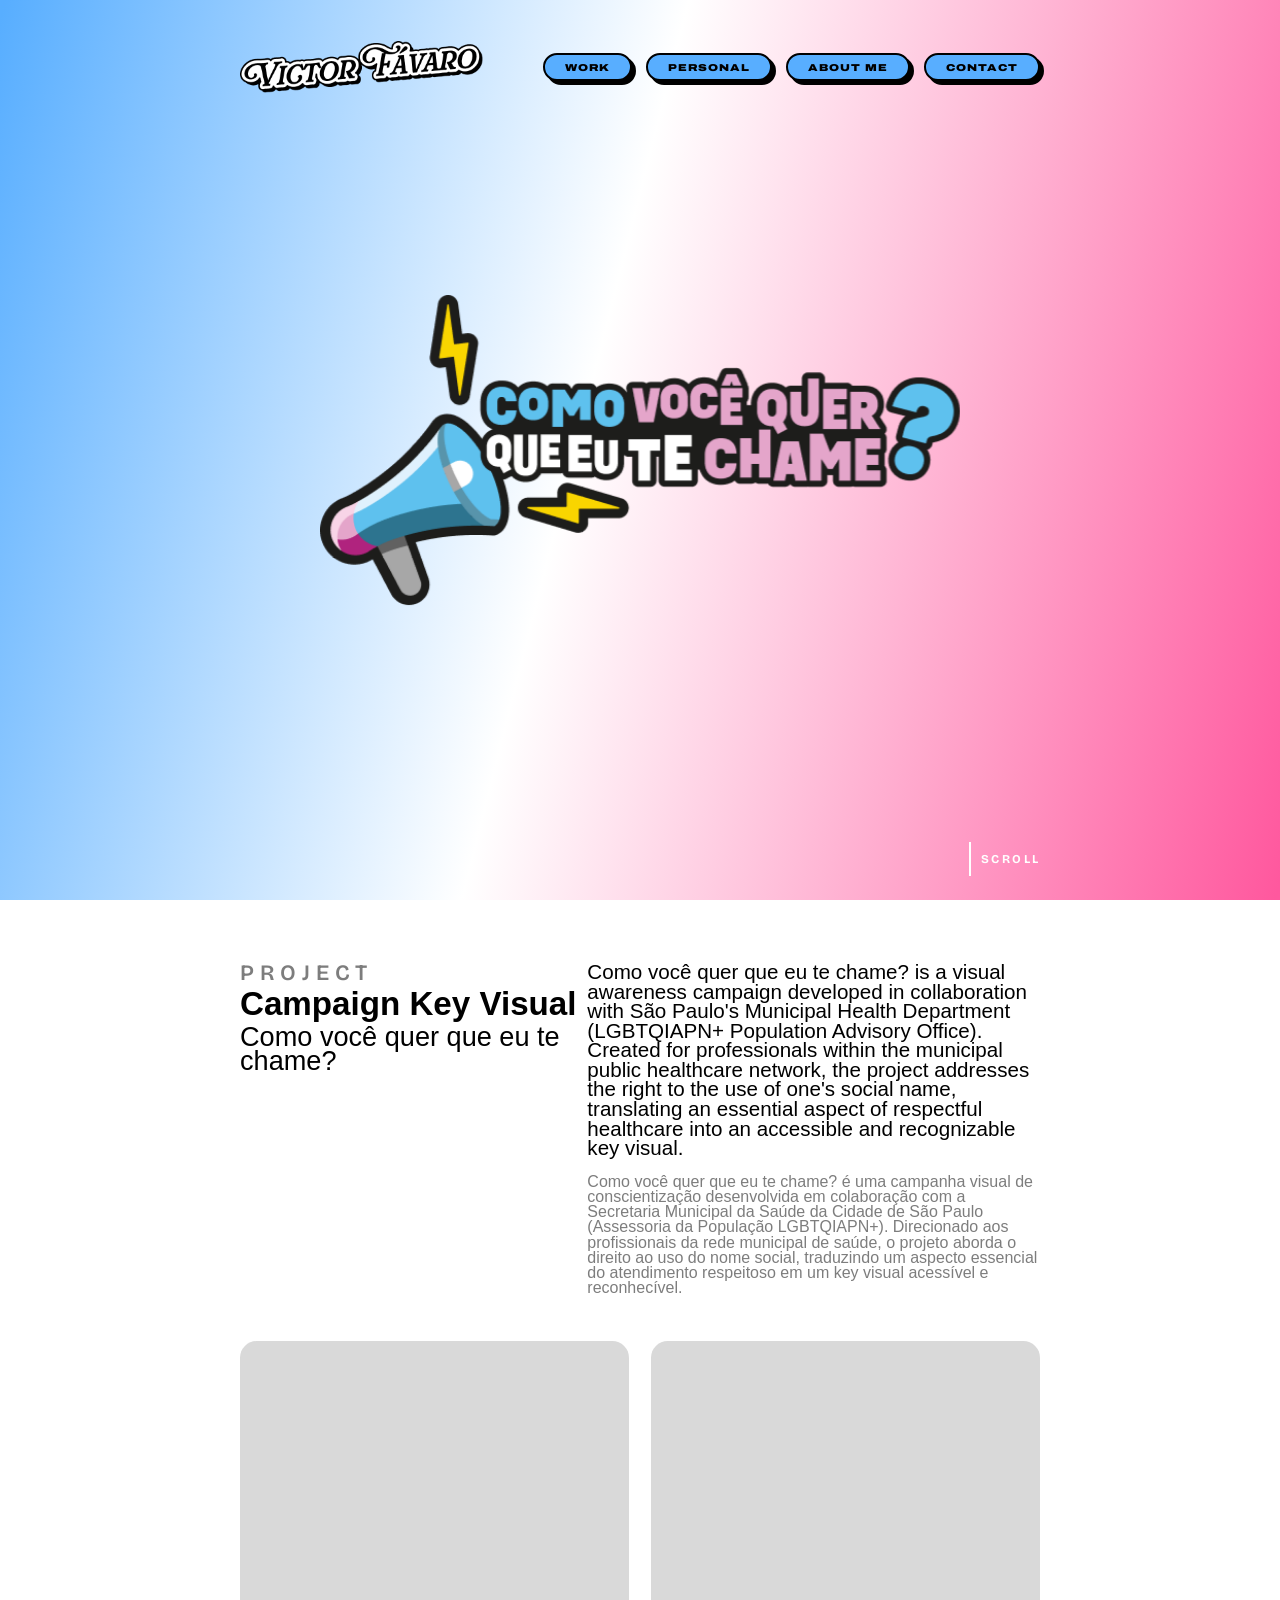
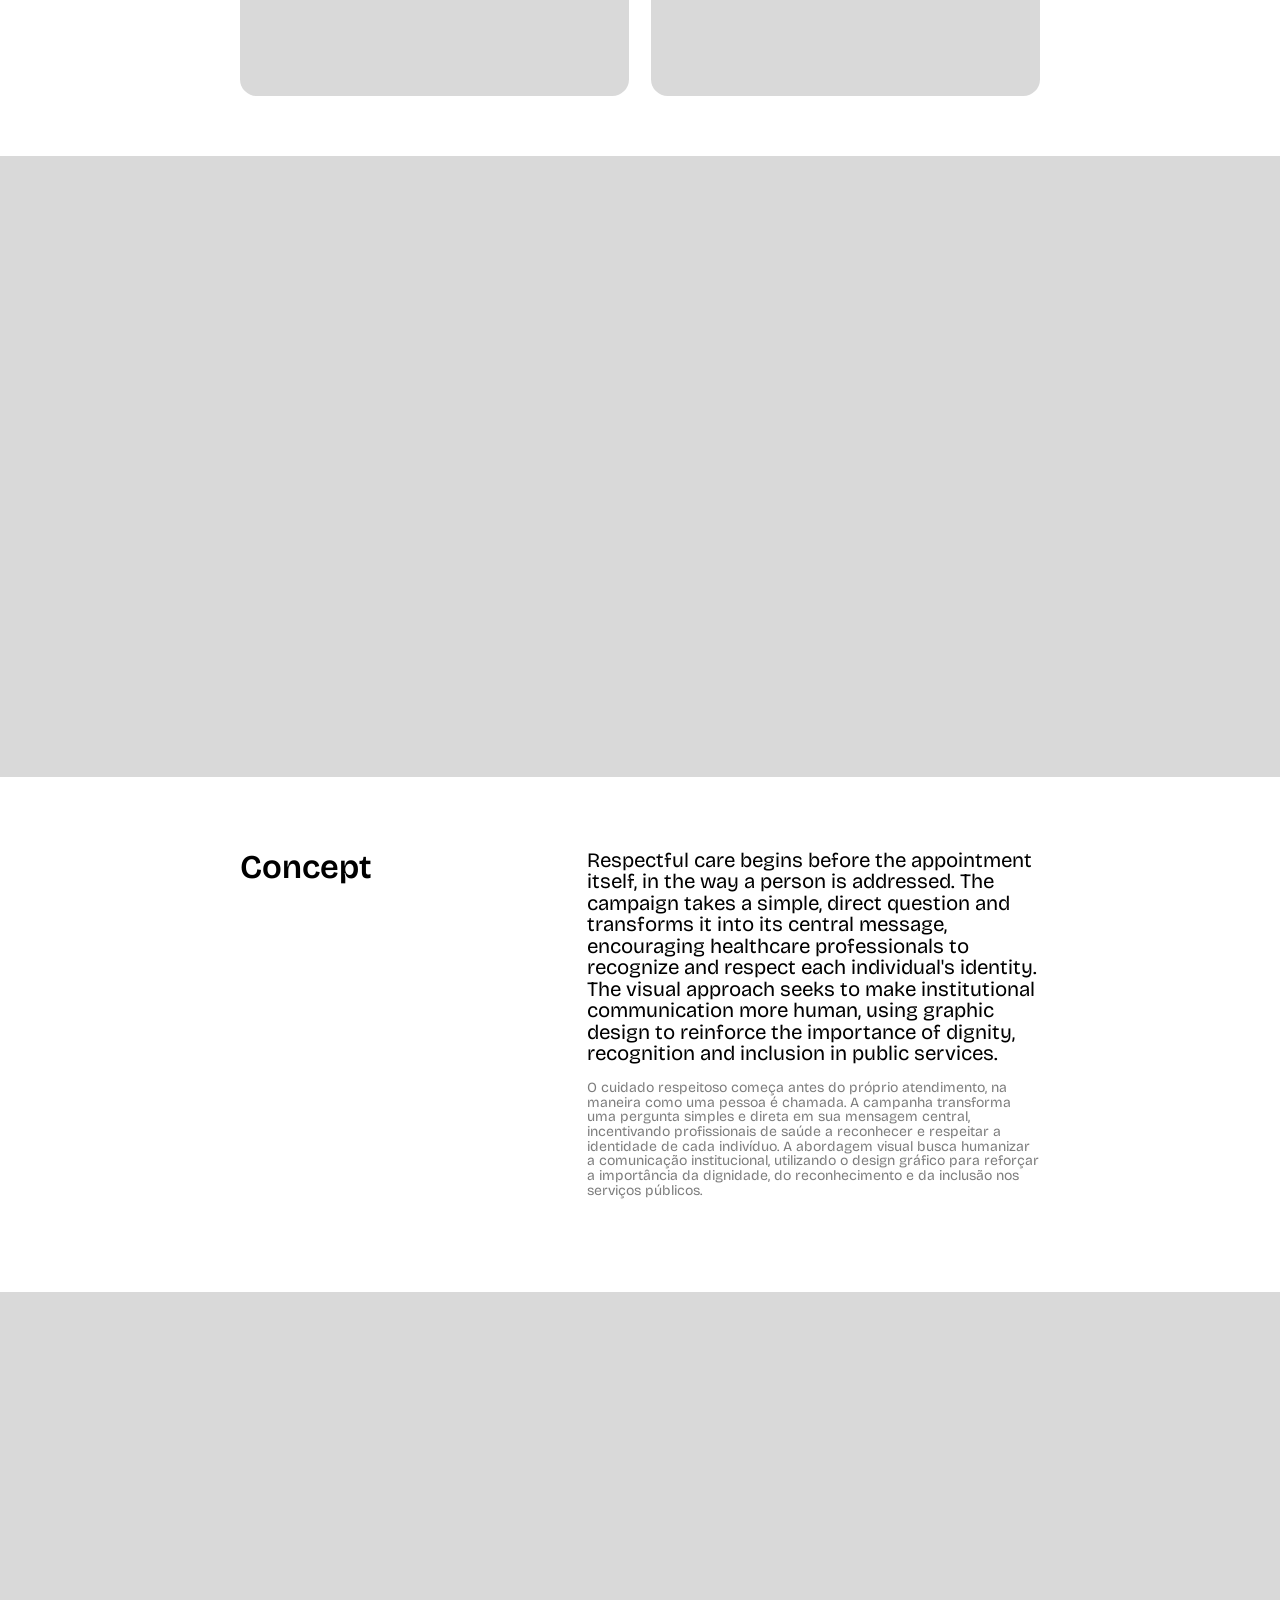
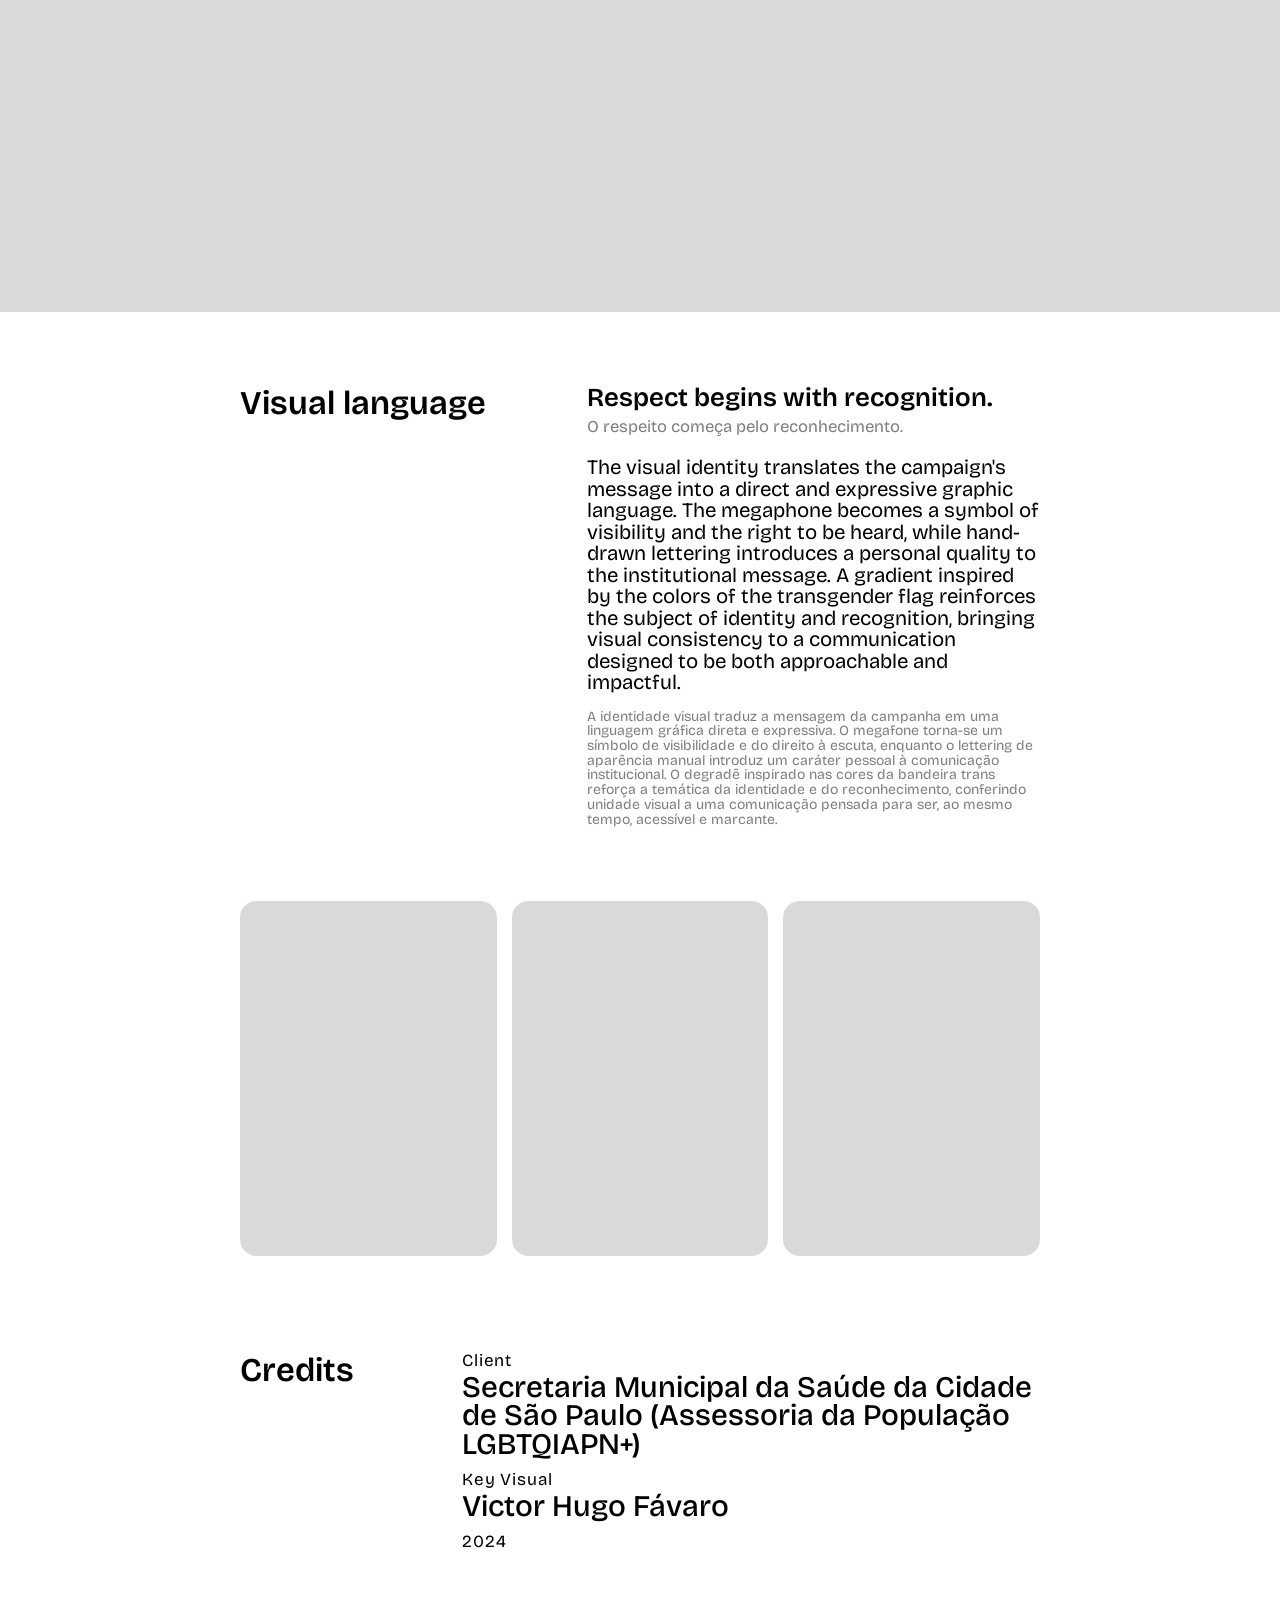
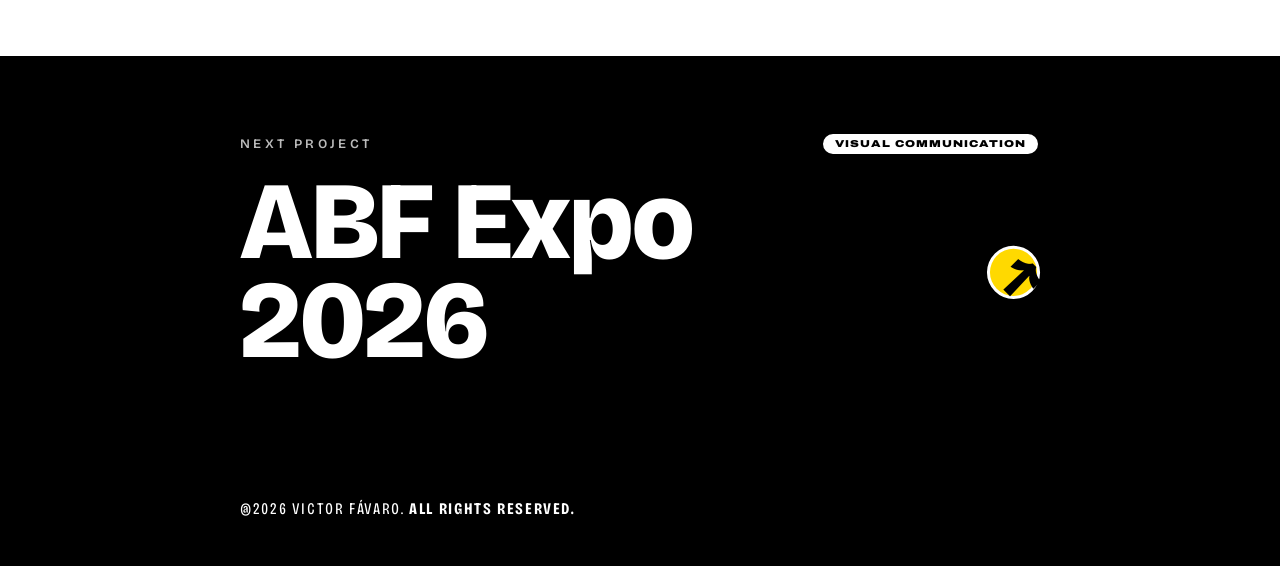
<file: projetos/como-voce-quer-que-eu-te-chame.html>
<!DOCTYPE html>
<html lang="pt-BR">
<head>
  <meta charset="UTF-8">
  <meta name="viewport" content="width=device-width, initial-scale=1">
  <title>Como você quer que eu te chame? — Victor Fávaro</title>
  <meta name="description" content="Campaign Key Visual — Como você quer que eu te chame?. Projeto de Victor Fávaro.">
  <meta property="og:title" content="Como você quer que eu te chame? — Victor Fávaro">
  <meta property="og:description" content="Campaign Key Visual — Como você quer que eu te chame?. Projeto de Victor Fávaro.">
  <meta property="og:image" content="../img/hero-name.png">
  <link rel="preconnect" href="https://fonts.googleapis.com">
  <link rel="preconnect" href="https://fonts.gstatic.com" crossorigin>
  <link href="https://fonts.googleapis.com/css2?family=Archivo:wdth,wght@125,900&family=Bricolage+Grotesque:opsz,wdth,wght@12..96,75..100,200..800&display=swap" rel="stylesheet">
  <!-- Se tiver o kit do Adobe Fonts com "Obviously", cole o <link> dele aqui -->
  <link rel="icon" href="../img/favicon-192.png?v=4" sizes="192x192" type="image/png">
  <link rel="icon" href="../img/favicon-32.png?v=4" sizes="32x32" type="image/png">
  <link rel="apple-touch-icon" href="../img/apple-touch-icon.png?v=4">
  <link rel="stylesheet" href="../css/style.css?v=141">
  <link rel="stylesheet" href="../css/brand.css?v=141">
  <link rel="stylesheet" href="../css/projeto.css?v=141">
</head>
<body>


  <section class="p-hero">
    <div class="p-hero__card project-hero--kv">
    <header class="site-header">
      <div class="container">
        <a class="site-header__logo" href="../index.html" aria-label="Victor Fávaro — início">
          <img src="../img/logo-victor-favaro.png" alt="Victor Fávaro" width="367" height="78">
        </a>
        <nav class="site-nav" aria-label="Menu principal">
          <a class="btn" href="../work.html">Work</a>
          <a class="btn" href="../personal.html">Personal</a>
          <a class="btn" href="../about.html">About me</a>
          <a class="btn" href="../index.html#contact">Contact</a>
        </nav>
      </div>
    </header>
      <img class="p-hero__logo" src="../img/key-visual-como-voce-quer.png" alt="Como você quer que eu te chame?">
      <div class="p-hero__meta">
        <span class="p-hero__scroll"><i></i>Scroll</span>
      </div>
    </div>
  </section>

  <main class="project-body">
    <div class="container">
      <section class="intro">
        <div>
          <p class="intro__eyebrow">Project</p>
          <p class="intro__type">Campaign Key Visual</p>
          <p class="intro__client">Como você quer que eu te chame?</p>
        </div>
        <div>
          <p class="intro__text">Como você quer que eu te chame? is a visual awareness campaign developed in collaboration with São Paulo's Municipal Health Department (LGBTQIAPN+ Population Advisory Office). Created for professionals within the municipal public healthcare network, the project addresses the right to the use of one's social name, translating an essential aspect of respectful healthcare into an accessible and recognizable key visual.</p>
          <p class="intro__text-pt" lang="pt-BR">Como você quer que eu te chame? é uma campanha visual de conscientização desenvolvida em colaboração com a Secretaria Municipal da Saúde da Cidade de São Paulo (Assessoria da População LGBTQIAPN+). Direcionado aos profissionais da rede municipal de saúde, o projeto aborda o direito ao uso do nome social, traduzindo um aspecto essencial do atendimento respeitoso em um key visual acessível e reconhecível.</p>
        </div>
      </section>

      <!-- Imagens do projeto: troque cada <div class="media"></div>
           por <img class="media" src="../img/nome-da-imagem.jpg" alt="Descrição"> -->
      <div class="gallery gallery--2">
        <div class="media"></div>
        <div class="media"></div>
      </div>
    </div>


    <div class="media media--full"></div>

    <div class="container">
      <section class="intro concept">
        <h2 class="section-title">Concept</h2>
        <div>
          <p class="concept__text concept__text--main">Respectful care begins before the appointment itself, in the way a person is addressed. The campaign takes a simple, direct question and transforms it into its central message, encouraging healthcare professionals to recognize and respect each individual's identity. The visual approach seeks to make institutional communication more human, using graphic design to reinforce the importance of dignity, recognition and inclusion in public services.</p>
          <p class="concept__text-pt" lang="pt-BR">O cuidado respeitoso começa antes do próprio atendimento, na maneira como uma pessoa é chamada. A campanha transforma uma pergunta simples e direta em sua mensagem central, incentivando profissionais de saúde a reconhecer e respeitar a identidade de cada indivíduo. A abordagem visual busca humanizar a comunicação institucional, utilizando o design gráfico para reforçar a importância da dignidade, do reconhecimento e da inclusão nos serviços públicos.</p>
        </div>
      </section>
    </div>

    <!-- Tipografia, paleta e logo: gerados a partir do bloco "brand-data" abaixo.
         Sem dados, nada aparece. Formato explicado no topo de js/brand.js -->
    <div id="brand"></div>

    <div class="media media--full"></div>

    <div class="container">
      <section class="intro concept">
        <h2 class="section-title">Visual language</h2>
        <div>
          <p class="concept__lead">Respect begins with recognition.</p>
          <p class="concept__lead-pt" lang="pt-BR">O respeito começa pelo reconhecimento.</p>
          <p class="concept__text concept__text--main">The visual identity translates the campaign's message into a direct and expressive graphic language. The megaphone becomes a symbol of visibility and the right to be heard, while hand-drawn lettering introduces a personal quality to the institutional message. A gradient inspired by the colors of the transgender flag reinforces the subject of identity and recognition, bringing visual consistency to a communication designed to be both approachable and impactful.</p>
          <p class="concept__text-pt" lang="pt-BR">A identidade visual traduz a mensagem da campanha em uma linguagem gráfica direta e expressiva. O megafone torna-se um símbolo de visibilidade e do direito à escuta, enquanto o lettering de aparência manual introduz um caráter pessoal à comunicação institucional. O degradê inspirado nas cores da bandeira trans reforça a temática da identidade e do reconhecimento, conferindo unidade visual a uma comunicação pensada para ser, ao mesmo tempo, acessível e marcante.</p>
        </div>
      </section>

      <div class="gallery gallery--3">
        <div class="media"></div>
        <div class="media"></div>
        <div class="media"></div>
      </div>

      <section class="credits">
        <h2 class="section-title">Credits</h2>
        <dl>
          <div><dt>Client</dt><dd>Secretaria Municipal da Saúde da Cidade de São Paulo (Assessoria da População LGBTQIAPN+)</dd></div>
          <div><dt>Key Visual</dt><dd>Victor Hugo Fávaro</dd></div>
          <div><dt>2024</dt></div>
        </dl>
      </section>
    </div>

    <a class="next" href="abf-expo-2026.html" data-cursor="Abrir">
      <div class="next__bg project-hero--abf"></div>
      <div class="next__in">
        <p class="next__label"><span>Next project</span><span class="pill">Visual Communication</span></p>
        <p class="next__title"><span class="next__title-text">ABF Expo 2026</span><span class="next__arrow">→</span></p>
      </div>
    </a>
  </main>

  <div class="cursor" aria-hidden="true">Ver</div>

  <footer class="site-footer site-footer--dark">
    <div class="container">
      <p>@2026 victor fávaro. <strong>all rights reserved.</strong></p>
    </div>
  </footer>
  <script src="../js/brand.js?v=141" defer></script>
  <script src="../js/motion.js?v=141" defer></script>
  <script src="../js/projeto.js?v=141" defer></script>
</body>
</html>
</file>
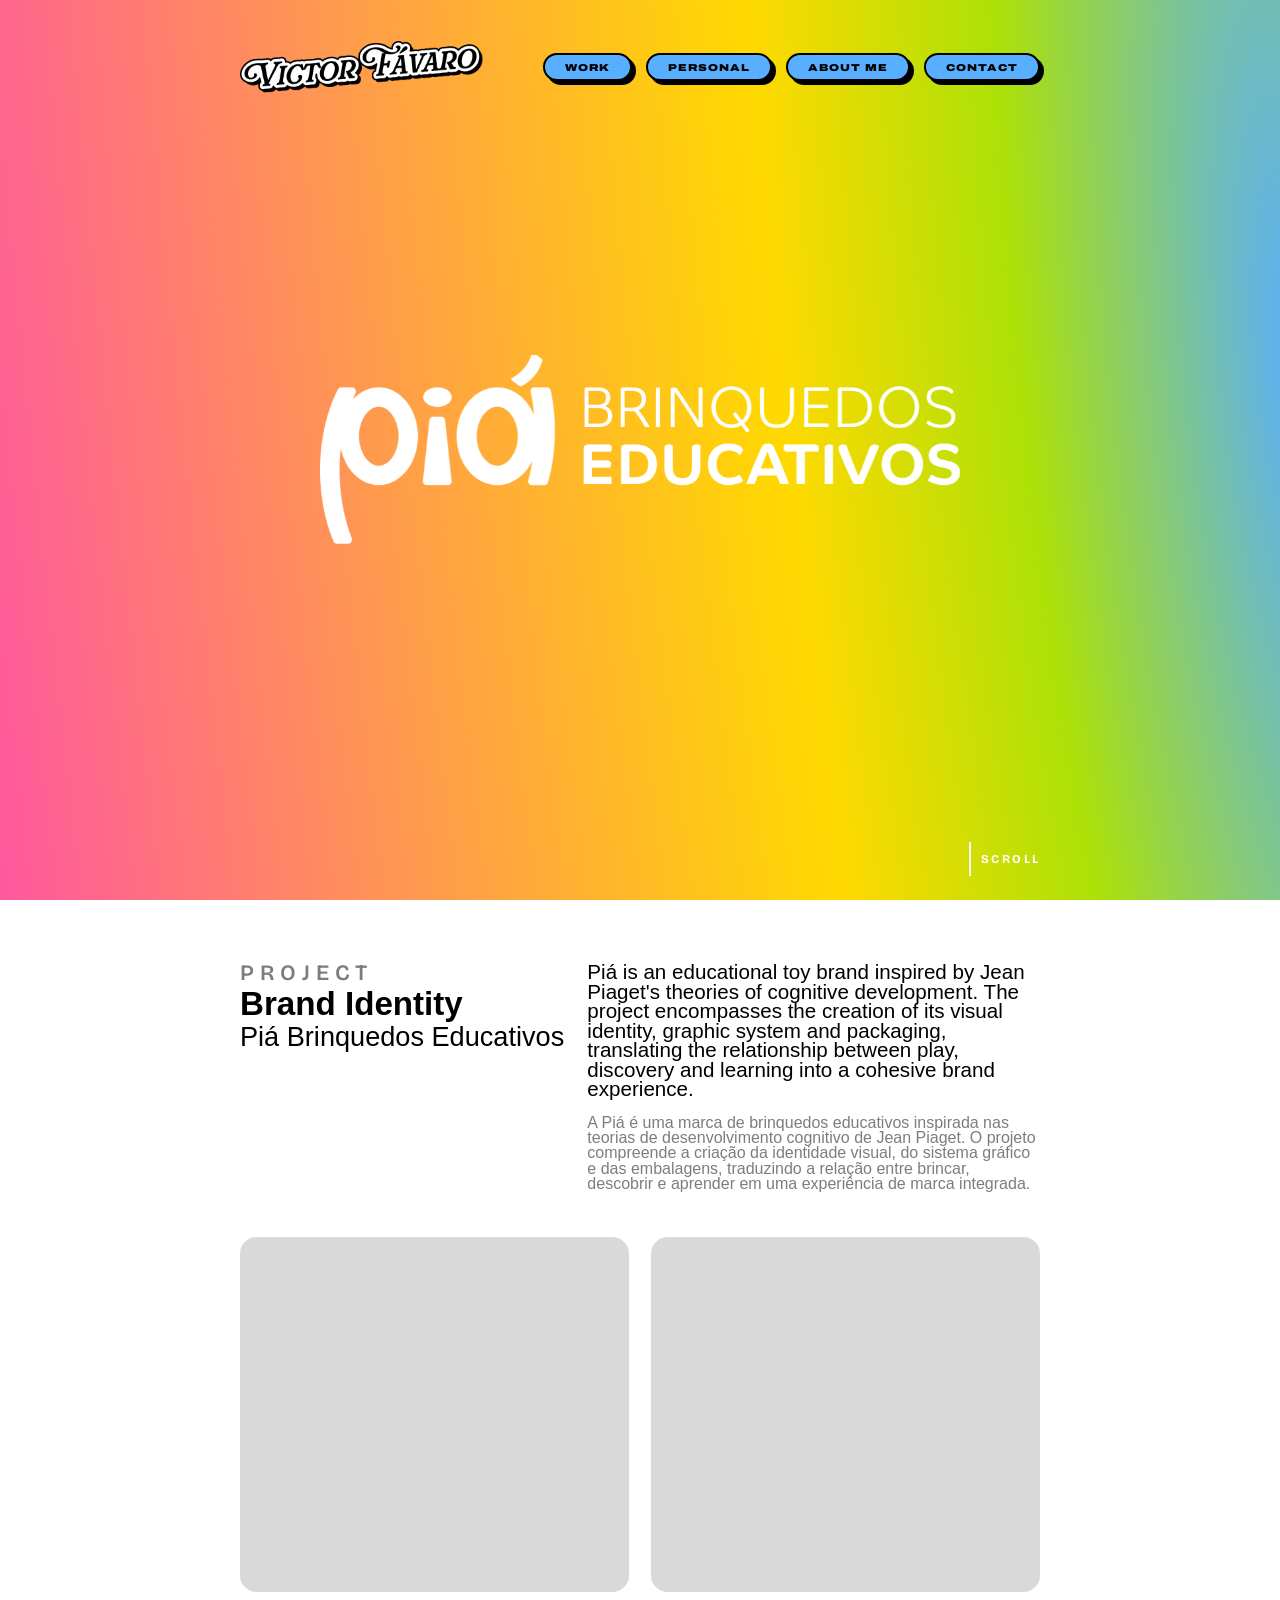
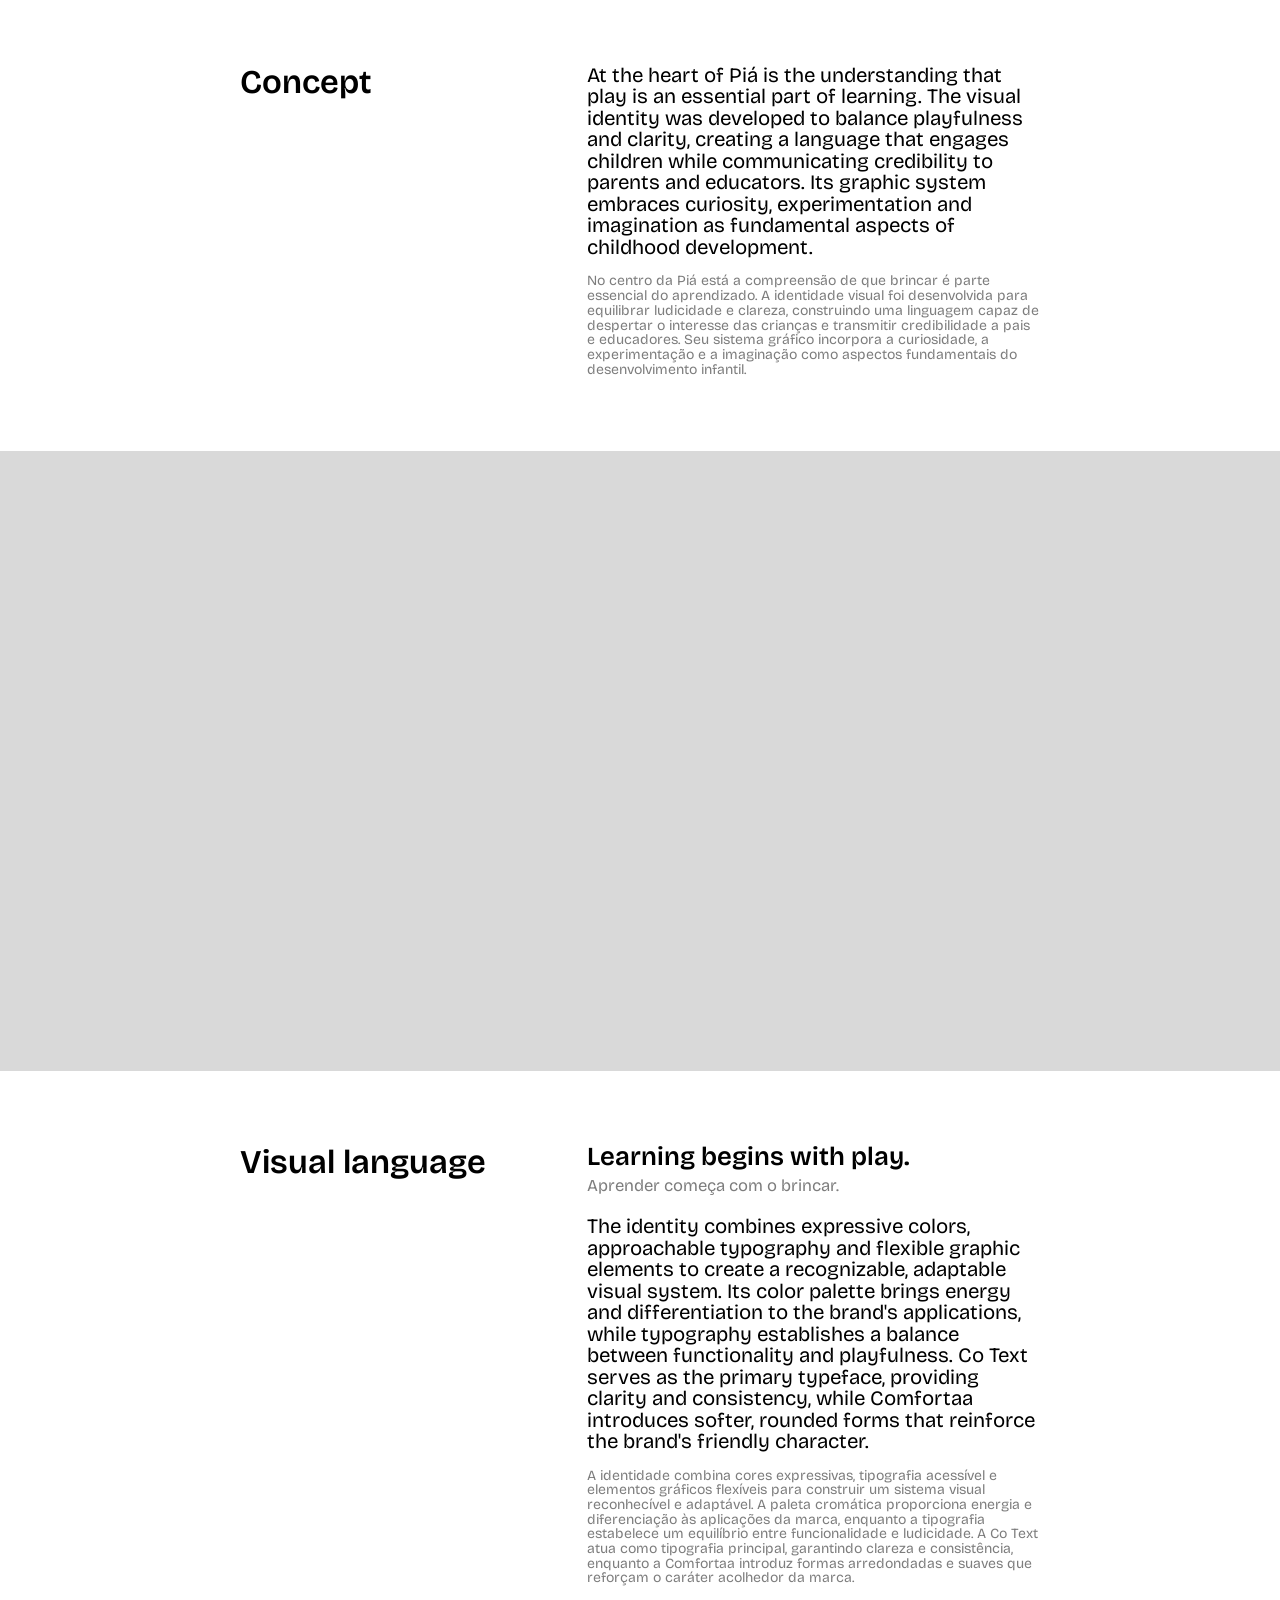
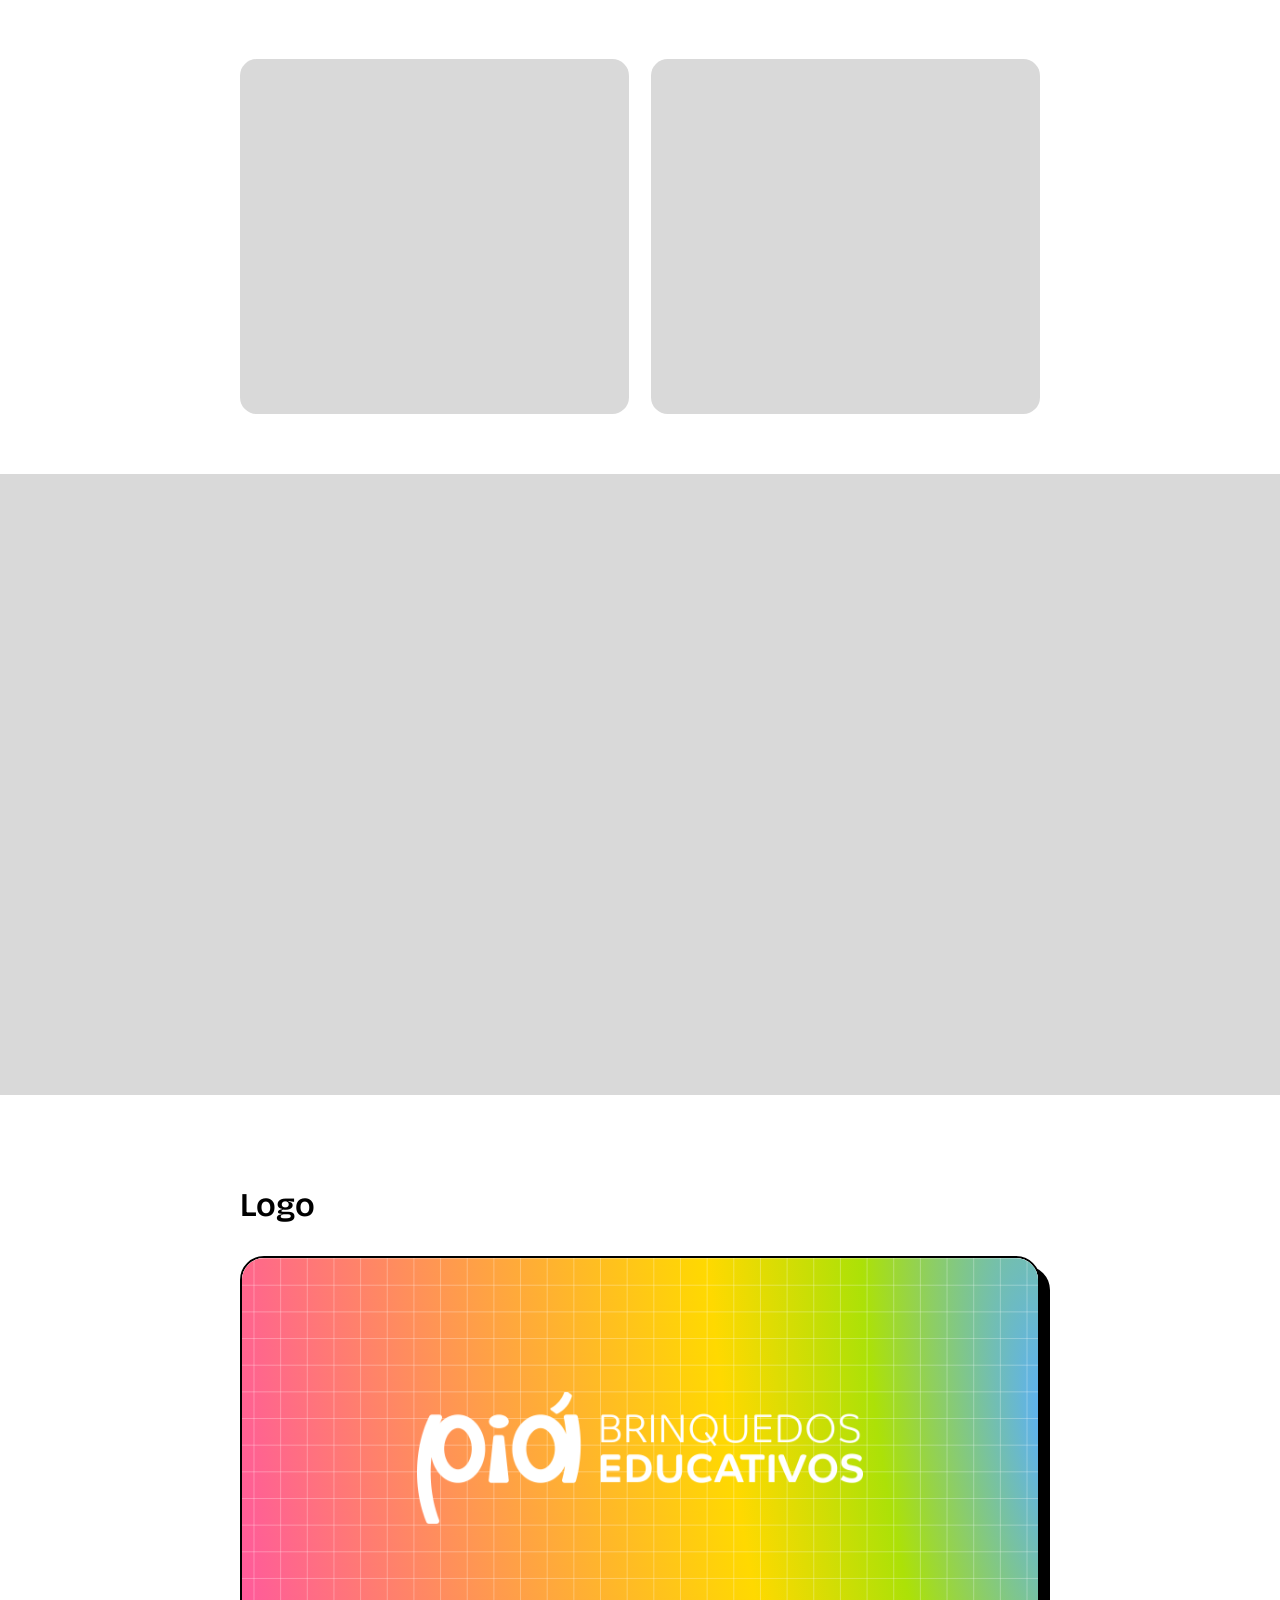
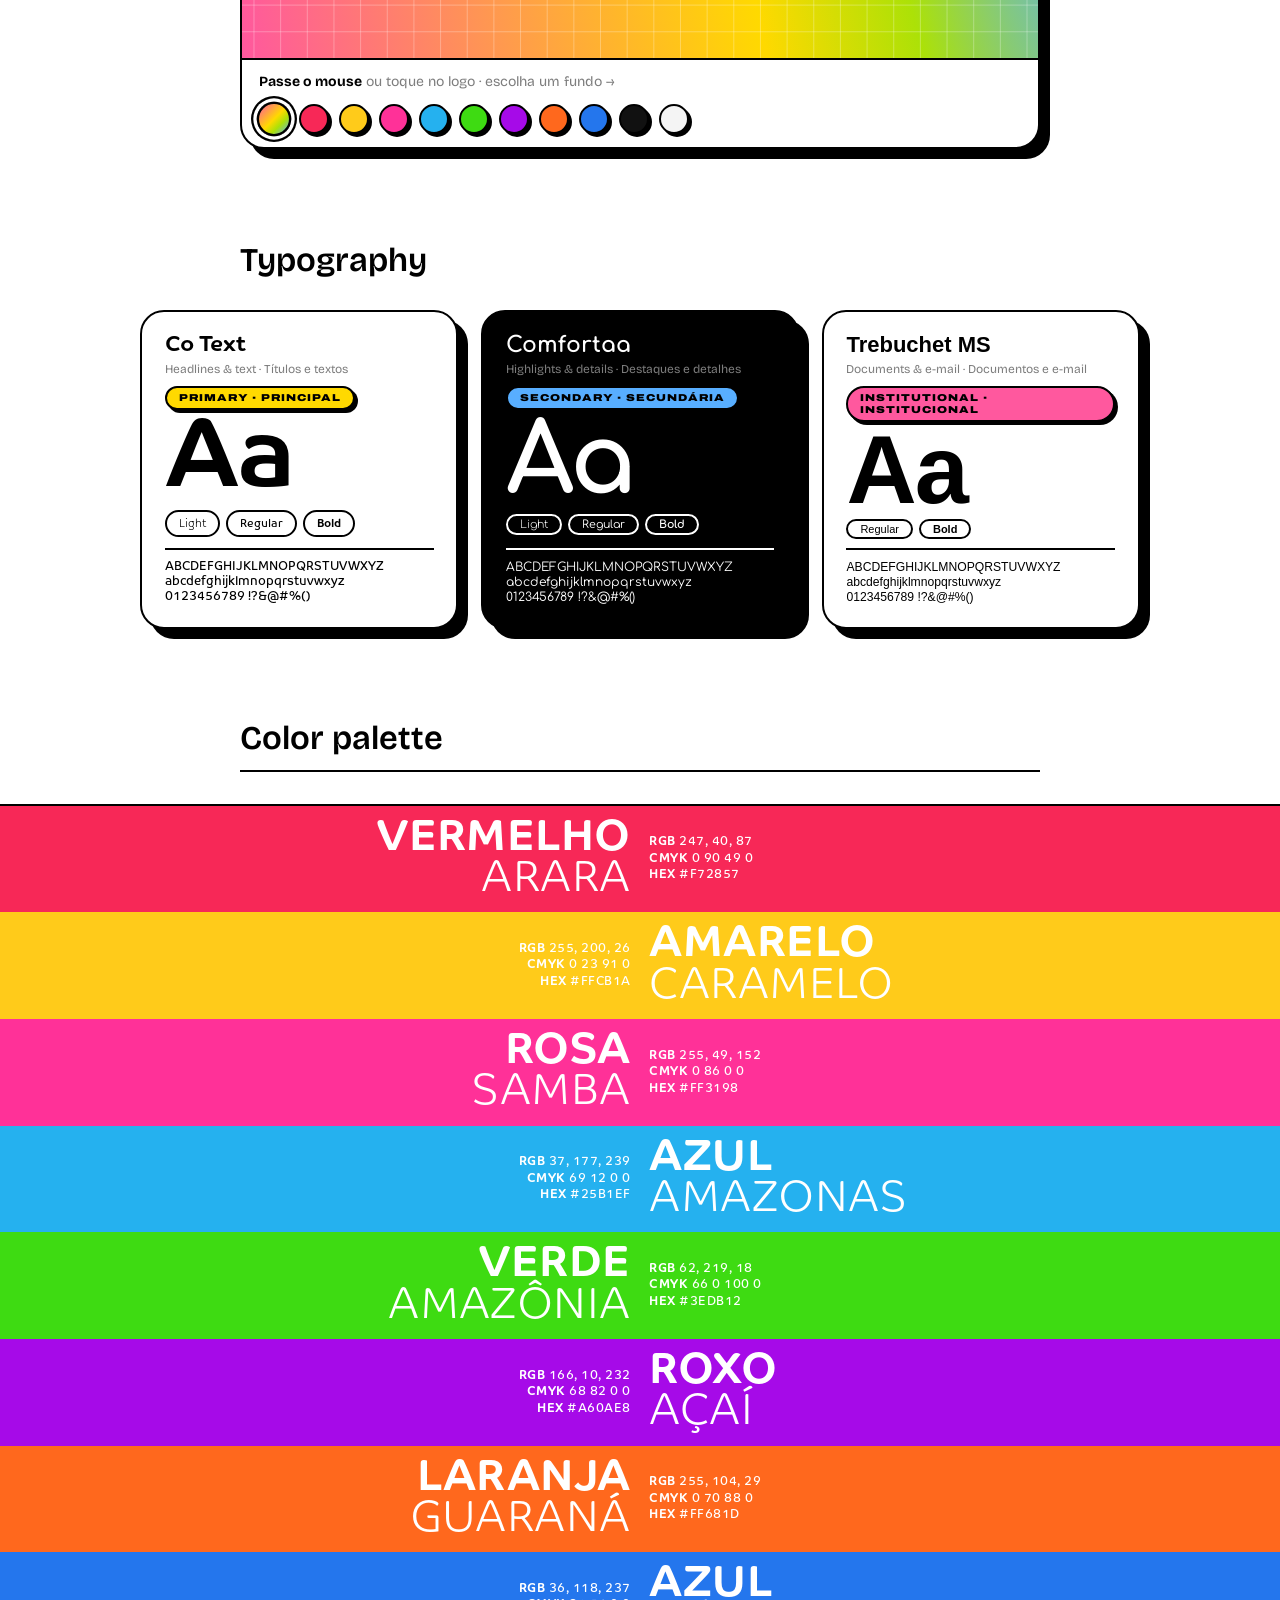
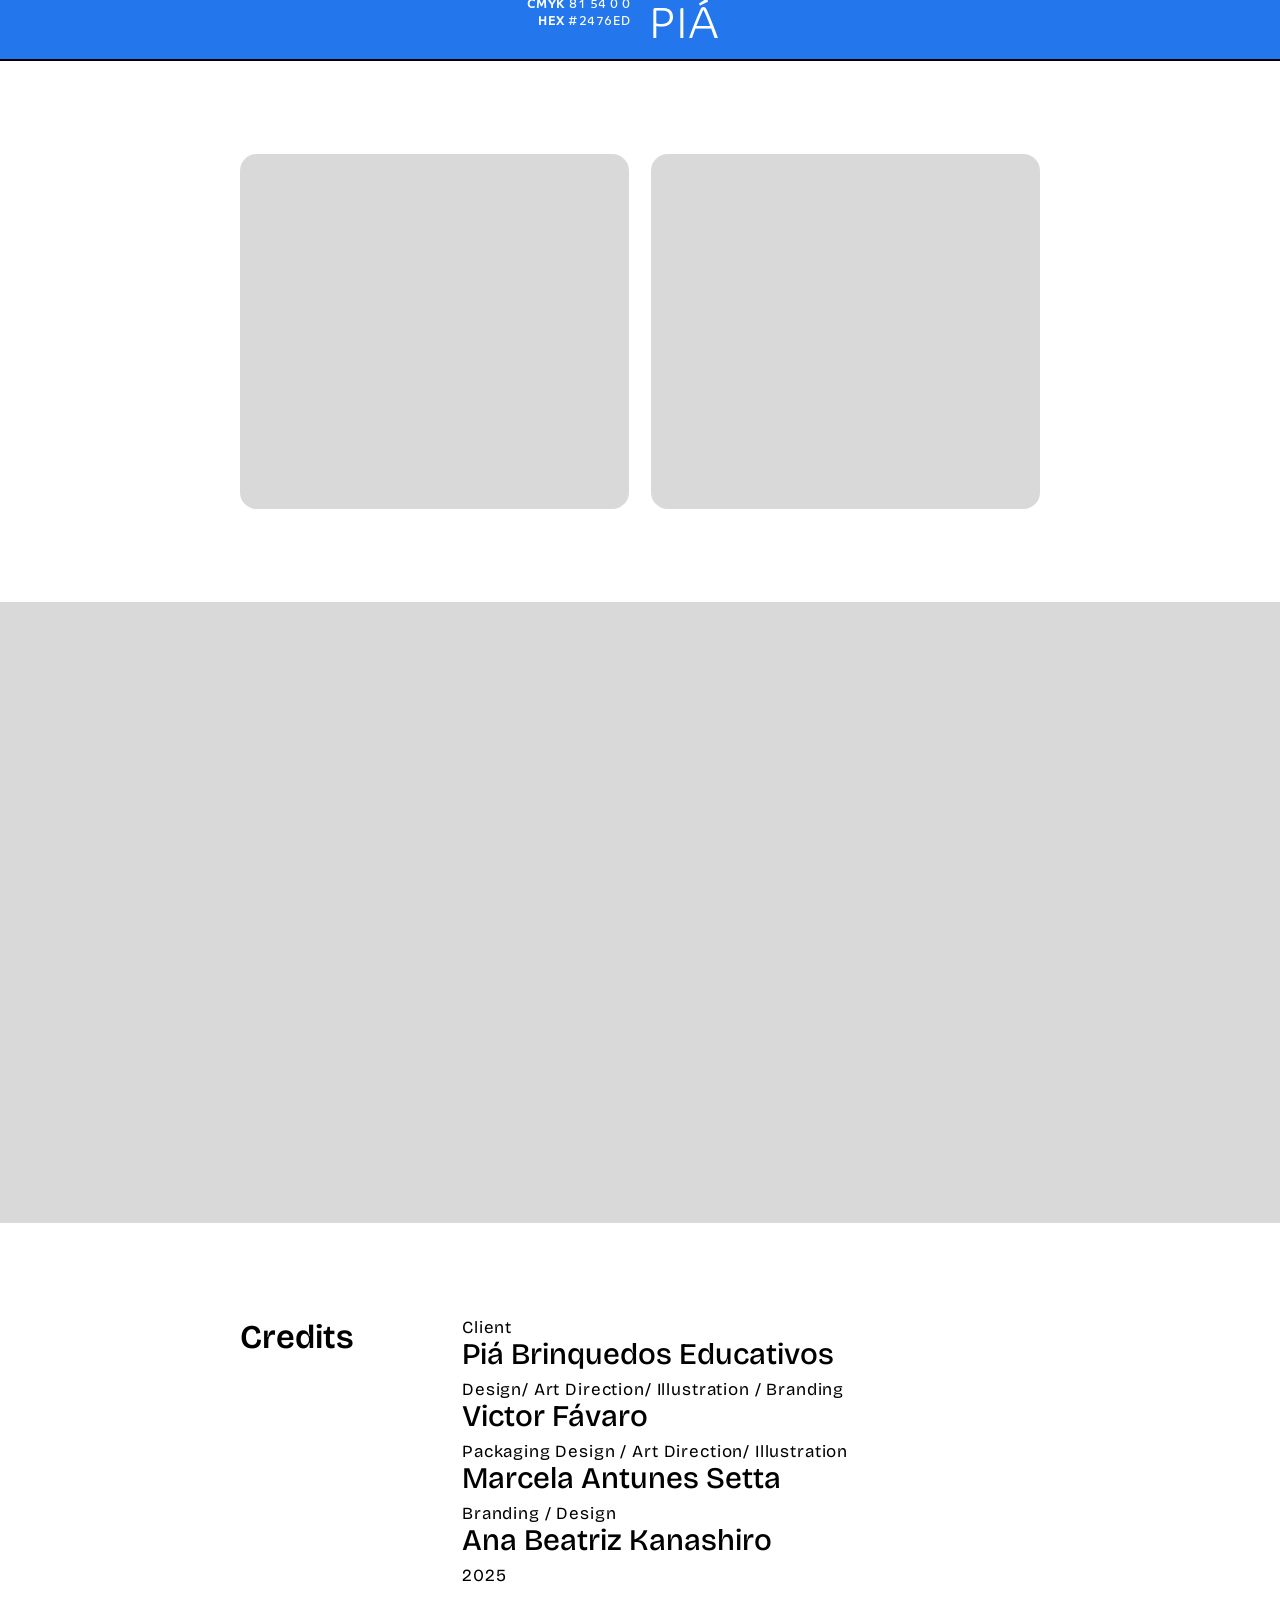
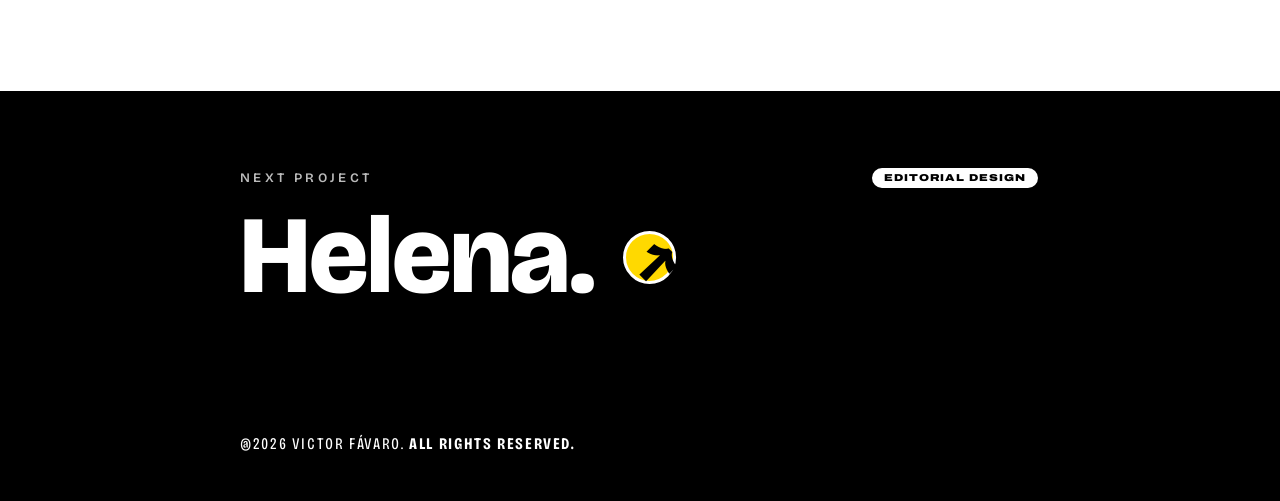
<file: projetos/pia-brinquedos.html>
<!DOCTYPE html>
<html lang="pt-BR">
<head>
  <meta charset="UTF-8">
  <meta name="viewport" content="width=device-width, initial-scale=1">
  <title>Piá Brinquedos Educativos — Victor Fávaro</title>
  <meta name="description" content="Brand Identity — Piá Brinquedos Educativos. Marca de brinquedos educativos inspirada em Jean Piaget: brincar é descobrir, experimentar e transformar o mundo. Projeto de Victor Fávaro.">
  <meta property="og:title" content="Piá Brinquedos Educativos — Victor Fávaro">
  <meta property="og:description" content="Brand Identity — Piá Brinquedos Educativos. Marca de brinquedos educativos inspirada em Jean Piaget: brincar é descobrir, experimentar e transformar o mundo. Projeto de Victor Fávaro.">
  <meta property="og:image" content="../img/hero-name.png">
  <link rel="preconnect" href="https://fonts.googleapis.com">
  <link rel="preconnect" href="https://fonts.gstatic.com" crossorigin>
  <link href="https://fonts.googleapis.com/css2?family=Archivo:wdth,wght@125,900&family=Bricolage+Grotesque:opsz,wdth,wght@12..96,75..100,200..800&display=swap" rel="stylesheet">
  <!-- Se tiver o kit do Adobe Fonts com "Obviously", cole o <link> dele aqui -->
  <link rel="icon" href="../img/favicon-192.png?v=4" sizes="192x192" type="image/png">
  <link rel="icon" href="../img/favicon-32.png?v=4" sizes="32x32" type="image/png">
  <link rel="apple-touch-icon" href="../img/apple-touch-icon.png?v=4">
  <link rel="stylesheet" href="../css/style.css?v=141">
  <link rel="stylesheet" href="../css/brand.css?v=141">
  <link rel="stylesheet" href="../css/projeto.css?v=141">
</head>
<body class="page-pia">


  <section class="p-hero">
    <div class="p-hero__card gradient-bg">
    <header class="site-header">
      <div class="container">
        <a class="site-header__logo" href="../index.html" aria-label="Victor Fávaro — início">
          <img src="../img/logo-victor-favaro.png" alt="Victor Fávaro" width="367" height="78">
        </a>
        <nav class="site-nav" aria-label="Menu principal">
          <a class="btn" href="../work.html">Work</a>
          <a class="btn" href="../personal.html">Personal</a>
          <a class="btn" href="../about.html">About me</a>
          <a class="btn" href="../index.html#contact">Contact</a>
        </nav>
      </div>
    </header>
      <img class="p-hero__logo" src="../img/logo-pia.png" alt="Piá Brinquedos Educativos">
      <div class="p-hero__meta">
        <span class="p-hero__scroll"><i></i>Scroll</span>
      </div>
    </div>
  </section>

  <main class="project-body">
    <div class="container">
      <section class="intro">
        <div>
          <p class="intro__eyebrow">Project</p>
          <p class="intro__type">Brand Identity</p>
          <p class="intro__client">Piá Brinquedos Educativos</p>
        </div>
        <div>
          <p class="intro__text">Piá is an educational toy brand inspired by Jean Piaget's theories of cognitive development. The project encompasses the creation of its visual identity, graphic system and packaging, translating the relationship between play, discovery and learning into a cohesive brand experience.</p>
          <p class="intro__text-pt" lang="pt-BR">A Piá é uma marca de brinquedos educativos inspirada nas teorias de desenvolvimento cognitivo de Jean Piaget. O projeto compreende a criação da identidade visual, do sistema gráfico e das embalagens, traduzindo a relação entre brincar, descobrir e aprender em uma experiência de marca integrada.</p>
        </div>
      </section>

      <!-- Imagens do projeto: troque cada <div class="media"></div>
           por <img class="media" src="../img/nome-da-imagem.jpg" alt="Descrição"> -->
      <div class="gallery gallery--2">
        <div class="media"></div>
        <div class="media"></div>
      </div>
    </div>

    <div class="container">
      <section class="intro concept">
        <h2 class="section-title">Concept</h2>
        <div>
          <p class="concept__text concept__text--main">At the heart of Piá is the understanding that play is an essential part of learning. The visual identity was developed to balance playfulness and clarity, creating a language that engages children while communicating credibility to parents and educators. Its graphic system embraces curiosity, experimentation and imagination as fundamental aspects of childhood development.</p>
          <p class="concept__text-pt" lang="pt-BR">No centro da Piá está a compreensão de que brincar é parte essencial do aprendizado. A identidade visual foi desenvolvida para equilibrar ludicidade e clareza, construindo uma linguagem capaz de despertar o interesse das crianças e transmitir credibilidade a pais e educadores. Seu sistema gráfico incorpora a curiosidade, a experimentação e a imaginação como aspectos fundamentais do desenvolvimento infantil.</p>
        </div>
      </section>
    </div>

    <div class="media media--full"></div>

    <div class="container">

      <section class="intro concept">
        <h2 class="section-title">Visual language</h2>
        <div>
          <p class="concept__lead">Learning begins with play.</p>
          <p class="concept__lead-pt" lang="pt-BR">Aprender começa com o brincar.</p>
          <p class="concept__text concept__text--main">The identity combines expressive colors, approachable typography and flexible graphic elements to create a recognizable, adaptable visual system. Its color palette brings energy and differentiation to the brand's applications, while typography establishes a balance between functionality and playfulness. Co Text serves as the primary typeface, providing clarity and consistency, while Comfortaa introduces softer, rounded forms that reinforce the brand's friendly character.</p>
          <p class="concept__text-pt" lang="pt-BR">A identidade combina cores expressivas, tipografia acessível e elementos gráficos flexíveis para construir um sistema visual reconhecível e adaptável. A paleta cromática proporciona energia e diferenciação às aplicações da marca, enquanto a tipografia estabelece um equilíbrio entre funcionalidade e ludicidade. A Co Text atua como tipografia principal, garantindo clareza e consistência, enquanto a Comfortaa introduz formas arredondadas e suaves que reforçam o caráter acolhedor da marca.</p>
        </div>
      </section>

      <div class="gallery gallery--2">
        <div class="media"></div>
        <div class="media"></div>
      </div>

    </div>

    <div class="media media--full"></div>

    <!-- Tipografia, paleta e logo: gerados a partir do bloco "brand-data" abaixo.
         Sem dados, nada aparece. Formato explicado no topo de js/brand.js -->
    <div id="brand"></div>
    <script type="application/json" id="brand-data">
{
  "fontsUrl": "https://fonts.googleapis.com/css2?family=Comfortaa:wght@300;400;700&display=swap",
  "paletteStyle": "bands",
  "palette": [
    {
      "name": "Vermelho Arara",
      "hex": "#F72857",
      "rgb": "247, 40, 87",
      "cmyk": "0 90 49 0"
    },
    {
      "name": "Amarelo Caramelo",
      "hex": "#FFCB1A",
      "rgb": "255, 200, 26",
      "cmyk": "0 23 91 0"
    },
    {
      "name": "Rosa Samba",
      "hex": "#FF3198",
      "rgb": "255, 49, 152",
      "cmyk": "0 86 0 0"
    },
    {
      "name": "Azul Amazonas",
      "hex": "#25B1EF",
      "rgb": "37, 177, 239",
      "cmyk": "69 12 0 0"
    },
    {
      "name": "Verde Amazônia",
      "hex": "#3EDB12",
      "rgb": "62, 219, 18",
      "cmyk": "66 0 100 0"
    },
    {
      "name": "Roxo Açaí",
      "hex": "#A60AE8",
      "rgb": "166, 10, 232",
      "cmyk": "68 82 0 0"
    },
    {
      "name": "Laranja Guaraná",
      "hex": "#FF681D",
      "rgb": "255, 104, 29",
      "cmyk": "0 70 88 0"
    },
    {
      "name": "Azul Piá",
      "hex": "#2476ED",
      "rgb": "36, 118, 237",
      "cmyk": "81 54 0 0"
    }
  ],
  "logo": {
    "src": "../img/logo-pia.png",
    "alt": "Logo Piá Brinquedos Educativos",
    "color": "light",
    "backgrounds": [
      "gradient",
      "#F72857",
      "#FFCB1A",
      "#FF3198",
      "#25B1EF",
      "#3EDB12",
      "#A60AE8",
      "#FF681D",
      "#2476ED",
      "#111111",
      "#F4F4F4"
    ]
  },
  "typography": [
    {
      "name": "Co Text",
      "role": "Primary · Principal",
      "use": "Headlines & text · Títulos e textos",
      "family": "'Co Text', sans-serif",
      "weights": [
        [
          "Light",
          300
        ],
        [
          "Regular",
          400
        ],
        [
          "Bold",
          700
        ]
      ],
      "glyphWeight": 400
    },
    {
      "name": "Comfortaa",
      "role": "Secondary · Secundária",
      "use": "Highlights & details · Destaques e detalhes",
      "family": "'Comfortaa', sans-serif",
      "weights": [
        [
          "Light",
          300
        ],
        [
          "Regular",
          400
        ],
        [
          "Bold",
          700
        ]
      ],
      "glyphWeight": 400,
      "dark": true,
      "source": "Google Fonts"
    },
    {
      "name": "Trebuchet MS",
      "role": "Institutional · Institucional",
      "use": "Documents & e-mail · Documentos e e-mail",
      "family": "'Trebuchet MS', 'Lucida Grande', sans-serif",
      "weights": [
        [
          "Regular",
          400
        ],
        [
          "Bold",
          700
        ]
      ],
      "glyphWeight": 400,
      "source": "System font · Fonte do sistema"
    }
  ],
  "paletteFont": "'Co Text', sans-serif"
}
    </script>

    <div class="container">
      <div class="gallery gallery--2">
        <div class="media"></div>
        <div class="media"></div>
      </div>
    </div>


    <div class="media media--full"></div>

    <div class="container">
      <section class="credits">
        <h2 class="section-title">Credits</h2>
        <dl>
          <div><dt>Client</dt><dd>Piá Brinquedos Educativos</dd></div>
          <div><dt>Design/ Art Direction/ Illustration / Branding</dt><dd>Victor Fávaro</dd></div>
          <div><dt>Packaging Design / Art Direction/ Illustration</dt><dd>Marcela Antunes Setta</dd></div>
          <div><dt>Branding / Design</dt><dd>Ana Beatriz Kanashiro</dd></div>
          <div><dt>2025</dt></div>
        </dl>
      </section>
    </div>

    <a class="next" href="helena.html" data-cursor="Abrir">
      <div class="next__bg project-hero--black"></div>
      <div class="next__in">
        <p class="next__label"><span>Next project</span><span class="pill">Editorial Design</span></p>
        <p class="next__title"><span class="next__title-text">Helena.</span><span class="next__arrow">→</span></p>
      </div>
    </a>
  </main>

  <div class="cursor" aria-hidden="true">Ver</div>

  <footer class="site-footer site-footer--dark">
    <div class="container">
      <p>@2026 victor fávaro. <strong>all rights reserved.</strong></p>
    </div>
  </footer>
  <script src="../js/brand.js?v=141" defer></script>
  <script src="../js/motion.js?v=141" defer></script>
  <script src="../js/projeto.js?v=141" defer></script>
</body>
</html>
</file>
<file: css/style.css>
/* =========================================================
   Victor Fávaro — Portfolio
   HTML + CSS puro. Base de design: 1920px (conteúdo em 1200px)
   ========================================================= */

/* ---------- Fontes ----------
   Bricolage Grotesque: Google Fonts (carregada no <head>).
   "Obviously Wide Black" (botões) é fonte paga (Adobe Fonts / OH no Type).
   Enquanto ela não estiver instalada, usamos Archivo Expanded Black,
   que é bem parecida. Se você tiver o Obviously no Adobe Fonts, cole o
   <link> do kit no <head> e ele passa a ser usado automaticamente. */

:root {
  --blue: #58aeff;
  --pink: #ff589e;
  --yellow: #ffd900;
  --green: #7aa100;
  --grey: #a5a5a5;
  --placeholder: #d9d9d9;
  --muted: #7d7d7d;
  --black: #000;
  --white: #fff;

  --font-display: "Bricolage Grotesque", "Arial Narrow", sans-serif;
  --font-button: "obviously-wide", "Obviously Wide", "Archivo", "Arial Black", sans-serif;
  --font-helvetica: "Helvetica Neue", Helvetica, Arial, sans-serif;

  --container: 1200px;
  /* 1 "pixel do Figma": 1px em telas de 1920 ou mais, e diminui na mesma
     proporção em telas menores (o layout inteiro escala junto). */
  --u: min(1px, calc(100vw / 1920));
  --gutter: clamp(20px, 5vw, 60px);
}

*,
*::before,
*::after { box-sizing: border-box; }

html { scroll-behavior: smooth; }

body {
  margin: 0;
  font-family: var(--font-display);
  color: var(--black);
  background: var(--white);
  -webkit-font-smoothing: antialiased;
}

img { display: block; max-width: 100%; height: auto; }
a { color: inherit; text-decoration: none; }
h1, h2, h3, p { margin: 0; }

.container {
  width: min(calc(1200 * var(--u)), 100% - var(--gutter) * 2);
  margin-inline: auto;
}

.visually-hidden {
  position: absolute !important;
  width: 1px; height: 1px;
  margin: -1px; padding: 0;
  overflow: hidden;
  clip: rect(0 0 0 0);
  white-space: nowrap;
  border: 0;
}

/* Bricolage em largura condensada (eixo wdth) */
.condensed { font-stretch: 75%; font-variation-settings: "wdth" 75; }

/* ---------- Botões (pílulas) ---------- */
.btn {
  display: inline-flex;
  align-items: center;
  justify-content: center;
  font-family: var(--font-button);
  font-weight: 900;
  font-stretch: 125%;
  font-variation-settings: "wdth" 125;
  text-transform: uppercase;
  white-space: nowrap;
  color: var(--black);
  background: var(--blue);
  border: 2px solid var(--black);
  border-radius: 999px;
  box-shadow: 4px 4px 0 var(--black);
  font-size: max(10px, calc(12 * var(--u)));
  letter-spacing: .1em;
  padding: calc(10 * var(--u)) calc(30 * var(--u));
  cursor: pointer;
  transition: transform .15s ease, box-shadow .15s ease;
}
.btn:hover { transform: translate(-2px, -2px); box-shadow: 6px 6px 0 var(--black); }
.btn:active { transform: translate(3px, 3px); box-shadow: 1px 1px 0 var(--black); }
.btn:focus-visible { outline: 3px solid var(--black); outline-offset: 4px; }

.btn--md {
  font-size: max(11px, calc(16.9 * var(--u)));
  padding: calc(14 * var(--u)) calc(42 * var(--u));
  border-width: 2.8px;
  box-shadow: 5.6px 5.6px 0 var(--black);
}
.btn--md:hover { box-shadow: 8px 8px 0 var(--black); }

.btn--lg {
  font-size: clamp(14px, 1.35vw, 25.9px);
  padding: clamp(14px, 1.12vw, 21.5px) clamp(32px, 3.37vw, 64.7px);
  border-width: 4.3px;
  box-shadow: 8.6px 8.6px 0 var(--black);
}
.btn--lg:hover { box-shadow: 11px 11px 0 var(--black); }

.btn--yellow { background: var(--yellow); }
.btn--pink { background: var(--pink); }
.btn--blue { background: var(--blue); }

/* ---------- Header ---------- */
.site-header {
  /* fixo: acompanha a rolagem em todas as páginas */
  position: fixed;
  inset: 0 0 auto 0;
  z-index: 60;
  padding: calc(62 * var(--u)) 0 calc(14 * var(--u));
  transition: padding .35s ease, background-color .35s ease, box-shadow .35s ease;
}
/* depois de rolar um pouco: fica compacto, com fundo transparente */
.site-header.is-scrolled { padding: 12px 0; }
.site-header__logo img { transition: width .35s ease; }
.site-header.is-scrolled .site-header__logo img { width: max(160px, calc(230 * var(--u))); }
.site-header .container {
  display: flex;
  align-items: center;
  justify-content: space-between;
  gap: calc(24 * var(--u));
}
.site-header__logo img { width: calc(365 * var(--u)); }
.site-nav {
  display: flex;
  flex-wrap: wrap;
  justify-content: flex-end;
  gap: calc(21 * var(--u));
}
.site-nav .is-active { background: var(--yellow); }

/* ---------- Footer ---------- */
.site-footer {
  padding: calc(73 * var(--u)) 0;
  font-stretch: 75%;
  font-variation-settings: "wdth" 75;
  text-transform: uppercase;
  font-size: clamp(14px, 1.27vw, 24.3px);
  letter-spacing: .1em;
  line-height: 1.077;
}
.site-footer .container {
  display: flex;
  flex-wrap: wrap;
  justify-content: space-between;
  align-items: center;
  gap: 16px 24px;
}
.site-footer strong { font-weight: 700; }
.site-footer nav { display: flex; gap: calc(30 * var(--u)); }
.site-footer nav a:hover { text-decoration: underline; }
.site-footer--dark { background: var(--black); color: var(--white); }

/* =========================================================
   HOME
   ========================================================= */
.hero {
  position: relative;
  min-height: min(100vh, 1080px);
  width: 100%;
  aspect-ratio: 1920 / 1080;
  max-height: 1080px;
  display: grid;
  place-items: center;
  overflow: hidden;
  background: #3f78f0 url("../img/hero-bg.jpg") center / cover no-repeat;
}
.hero__content {
  display: flex;
  flex-direction: column;
  align-items: center;
  padding: calc(160 * var(--u)) var(--gutter) calc(80 * var(--u));
  width: 100%;
}
.hero__name { width: min(calc(1195 * var(--u)), 92%); }
.hero__subtitle {
  width: min(calc(867 * var(--u)), 66%);
  margin-top: calc(min(calc(1195 * var(--u)), 92vw) * -0.056);
}
.hero__cta { margin-top: clamp(28px, 2.1vw, 40px); }

/* Blocos divididos (Work / Personal) */
.split {
  display: grid;
  min-height: calc(540 * var(--u));
}
.split--work { grid-template-columns: 782fr 1138fr; }
.split--personal { grid-template-columns: 1137fr 783fr; }

.split__media { background: var(--grey); min-height: 280px; overflow: hidden; }
.split__media img { width: 100%; height: 100%; object-fit: cover; }

.split__panel {
  display: flex;
  flex-direction: column;
  align-items: center;
  justify-content: center;
  gap: calc(30 * var(--u));
  padding: calc(60 * var(--u)) var(--gutter);
  text-align: center;
}
.split--work .split__panel { background: var(--blue); }
.split--personal .split__panel { background: var(--pink); }

.big-title {
  font-stretch: 75%;
  font-variation-settings: "wdth" 75;
  font-weight: 400;
  text-transform: uppercase;
  font-size: clamp(44px, 4.58vw, 88px);
  line-height: .99;
  letter-spacing: .1em;
}
.big-title b { font-weight: 800; }
.split--work .big-title { max-width: calc(588 * var(--u)); }
.split--personal .big-title { max-width: calc(488 * var(--u)); }
.split--personal .big-title b { font-weight: 700; }

/* About */
.about {
  background: var(--yellow);
  padding: clamp(70px, 5.2vw, 99px) 0 clamp(70px, 7.2vw, 138px);
}
.about .container { max-width: calc(1052 * var(--u)); }
.about__title {
  font-stretch: 75%;
  font-variation-settings: "wdth" 75;
  font-weight: 400;
  text-transform: uppercase;
  font-size: clamp(38px, 4.84vw, 93px);
  line-height: .87;
  letter-spacing: .1em;
}
.about__title b { font-weight: 800; }
.about__grad {
  margin-top: clamp(16px, 1.2vw, 22px);
  font-stretch: 75%;
  font-variation-settings: "wdth" 75;
  text-transform: uppercase;
  font-size: clamp(16px, 1.71vw, 32.8px);
  letter-spacing: .1em;
  line-height: 1.077;
}
.about__grad b { font-weight: 800; }

.tags {
  margin-top: calc(37 * var(--u));
  display: flex;
  flex-direction: column;
  align-items: center;
  gap: calc(14 * var(--u));
}
.tags__row {
  display: flex;
  flex-wrap: wrap;
  justify-content: center;
  align-items: center;
  gap: calc(10 * var(--u));
}
.tag {
  display: inline-block;
  background: var(--blue);
  border: 1.9px solid var(--black);
  border-radius: 999px;
  box-shadow: 4px 4px 0 var(--black);
  padding: calc(9.5 * var(--u)) calc(28 * var(--u));
  font-stretch: 75%;
  font-variation-settings: "wdth" 75;
  font-weight: 800;
  text-transform: uppercase;
  font-size: clamp(16px, 1.72vw, 33px);
  line-height: .87;
  letter-spacing: .1em;
  white-space: nowrap;
}
.tag--pink { background: var(--pink); }
.label {
  display: inline-block;
  background: var(--black);
  color: var(--white);
  padding: 0 11px;
  font-stretch: 75%;
  font-variation-settings: "wdth" 75;
  font-size: clamp(16px, 1.75vw, 33.6px);
  line-height: 1.16;
  white-space: nowrap;
}

/* Contact */
.contact {
  background: var(--black);
  color: var(--white);
  padding: calc(76 * var(--u)) 0 calc(77 * var(--u));
}
.contact .container {
  max-width: calc(1070 * var(--u));
  display: flex;
  flex-wrap: wrap;
  justify-content: space-between;
  align-items: flex-end;
  gap: calc(40 * var(--u));
}
.contact__col { display: flex; flex-direction: column; align-items: flex-start; gap: calc(15 * var(--u)); }
.contact__title {
  font-stretch: 75%;
  font-variation-settings: "wdth" 75;
  font-weight: 400;
  text-transform: uppercase;
  font-size: clamp(42px, 4.84vw, 93px);
  line-height: .87;
  letter-spacing: .1em;
  max-width: calc(480 * var(--u));
}
.contact__title b { font-weight: 800; }
.contact__sub {
  font-stretch: 75%;
  font-variation-settings: "wdth" 75;
  text-transform: uppercase;
  font-size: clamp(22px, 1.86vw, 35.6px);
  line-height: .87;
  letter-spacing: .1em;
  margin-left: calc(14 * var(--u));
}
.contact__social { display: flex; flex-wrap: wrap; gap: calc(14 * var(--u)); }

/* =========================================================
   WORK
   ========================================================= */
.gradient-bg {
  background-color: #ffd900;
  background-image: url("data:image/svg+xml;utf8,<svg viewBox='0 0 1920 739' xmlns='http://www.w3.org/2000/svg' preserveAspectRatio='none'><rect x='0' y='0' height='100%' width='100%' fill='url(%23grad)'/><defs><radialGradient id='grad' gradientUnits='userSpaceOnUse' cx='0' cy='0' r='10' gradientTransform='matrix(-195.4 42.45 -110.29 -507.67 1954 314.5)'><stop stop-color='rgba(88,174,255,1)' offset='0'/><stop stop-color='rgba(109,187,193,1)' offset='0.051683'/><stop stop-color='rgba(130,200,131,1)' offset='0.10337'/><stop stop-color='rgba(141,206,100,1)' offset='0.12921'/><stop stop-color='rgba(151,212,69,1)' offset='0.15505'/><stop stop-color='rgba(161,219,38,1)' offset='0.18089'/><stop stop-color='rgba(167,222,23,1)' offset='0.19381'/><stop stop-color='rgba(172,225,7,1)' offset='0.20673'/><stop stop-color='rgba(213,221,4,1)' offset='0.29567'/><stop stop-color='rgba(255,217,0,1)' offset='0.38462'/><stop stop-color='rgba(255,209,10,1)' offset='0.42308'/><stop stop-color='rgba(255,201,20,1)' offset='0.46154'/><stop stop-color='rgba(255,185,39,1)' offset='0.53846'/><stop stop-color='rgba(255,153,79,1)' offset='0.69231'/><stop stop-color='rgba(255,120,118,1)' offset='0.84615'/><stop stop-color='rgba(255,88,158,1)' offset='1'/></radialGradient></defs></svg>");
  background-size: 100% 100%;
}

.project-row {
  position: relative;
  min-height: calc(540 * var(--u));
  display: flex;
  align-items: center;
  padding: calc(93 * var(--u)) 0;
  overflow: hidden;
}
.project-row--first { min-height: calc(739 * var(--u)); padding-top: calc(293 * var(--u)); }

.project-row .container {
  position: relative;
  z-index: 1;
  display: flex;
  align-items: center;
  justify-content: space-between;
  gap: calc(40 * var(--u));
}
.project-row--reverse .container { flex-direction: row-reverse; }

.project-row__visual { flex: 0 1 auto; }
.project-row__visual--pia { width: calc(606 * var(--u)); }
.project-row__visual--helena { width: calc(607 * var(--u)); }
.project-row__visual--kv { width: calc(621 * var(--u)); }

/* foto que ocupa a faixa toda */
.project-row__bg {
  position: absolute;
  inset: 0;
  width: 100%;
  height: 100%;
  object-fit: cover;
  object-position: left center;
}
.project-row--metropole .project-row__bg { object-position: right center; }

.project-row--black { background: var(--black); }
.project-row--oz { background: #e5c823; }
.project-row--metropole { background: #8d1a29; }
.project-row--kv { background: linear-gradient(104.16deg, #58aeff .34%, #fff 45.7%, #ff589e 99.66%); }
.project-row--green { background: var(--green); }

.card {
  flex: 0 0 auto;
  width: calc(488 * var(--u));
  min-height: calc(353 * var(--u));
  margin-left: auto;
  background: var(--white);
  border: 2px solid var(--black);
  border-radius: calc(36 * var(--u));
  box-shadow: 10px 10px 0 var(--black);
  padding: calc(50 * var(--u)) calc(40 * var(--u)) calc(46 * var(--u)) calc(49 * var(--u));
  display: flex;
  flex-direction: column;
  align-items: flex-start;
}
.project-row--reverse .card { margin-left: 0; margin-right: auto; }

.card__client {
  font-size: clamp(18px, 1.3vw, 24.9px);
  letter-spacing: .1em;
}
.card__title {
  margin-top: 14px;
  font-weight: 800;
  font-size: clamp(38px, 2.85vw, 54.6px);
  line-height: .825;
  letter-spacing: .1em;
}
.card__cat {
  margin-top: 14px;
  margin-left: -7px;
  font-size: clamp(16px, 1.3vw, 24.9px);
  letter-spacing: .1em;
}
.card .btn { margin-top: 14px; margin-left: -11px; }

/* o card da Helena usa Helvetica no Figma */
.card--helvetica .card__client,
.card--helvetica .card__cat { font-family: var(--font-helvetica); }
.card--helvetica .card__cat { margin-left: 0; }
.card--helvetica .card__title {
  font-family: var(--font-helvetica);
  font-weight: 700;
  letter-spacing: 0;
  line-height: .85;
}

/* =========================================================
   PÁGINA DE PROJETO
   ========================================================= */
.project-hero {
  position: relative;
  min-height: min(100vh, 1080px);
  width: 100%;
  aspect-ratio: 1920 / 1080;
  max-height: 1080px;
  display: grid;
  place-items: center;
  overflow: hidden;
  padding: calc(160 * var(--u)) var(--gutter) calc(60 * var(--u));
}
.project-hero--black { background: var(--black); }
.project-hero--oz { background: #e5c823 url("../img/oz/v2/cesta-centro.jpg?v=1") center 45% / cover no-repeat; }
.project-hero--metropole { background: #b10d14 url("../img/metropole/v2/caixa-panorama.jpg") 12% 55% / cover no-repeat; }
.project-hero--kv { background: linear-gradient(104.16deg, #58aeff .34%, #fff 45.7%, #ff589e 99.66%); }
.project-hero--green { background: var(--green); }
.project-hero__logo { width: min(calc(960 * var(--u)), 90%); }
.project-hero__logo--helena { width: min(calc(879 * var(--u)), 86%); }
.project-hero__logo--kv { width: min(calc(820 * var(--u)), 86%); }
.project-hero__title {
  font-weight: 800;
  color: var(--white);
  font-size: clamp(48px, 7vw, 134px);
  letter-spacing: .06em;
  line-height: .9;
  text-align: center;
  -webkit-text-stroke: 3px var(--black);
  text-shadow: 8px 8px 0 var(--black);
}

.project-body { padding: calc(93 * var(--u)) 0 calc(140 * var(--u)); }

.intro {
  display: grid;
  grid-template-columns: 521fr 679fr;
  gap: calc(40 * var(--u)) 0;
}
.intro__eyebrow {
  font-weight: 600;
  color: var(--muted);
  text-transform: uppercase;
  font-size: clamp(20px, 1.72vw, 33px);
  letter-spacing: .26em;
  line-height: 1.077;
}
.intro__type {
  font-family: var(--font-helvetica);
  font-weight: 700;
  font-size: clamp(32px, 2.59vw, 49.6px);
  line-height: 1.077;
}
.intro__client {
  font-family: var(--font-helvetica);
  font-size: clamp(26px, 2.12vw, 40.7px);
  line-height: .86;
  margin-top: 4px;
}
.intro__text {
  font-family: var(--font-helvetica);
  font-weight: 500;
  font-size: clamp(20px, 1.61vw, 31px);
  line-height: .95;
}
.intro__text-pt {
  margin-top: 16px;
  font-family: var(--font-helvetica);
  color: var(--muted);
  font-size: clamp(16px, 1.25vw, 24px);
  line-height: .95;
}

/* Espaços das imagens do projeto.
   Troque o <div class="media"> por <img class="media" src="..." alt="..."> */
.media {
  display: block;
  width: 100%;
  background: var(--placeholder);
  border-radius: calc(25 * var(--u));
  object-fit: cover;
}
.gallery {
  display: grid;
  gap: calc(34 * var(--u));
  margin-top: calc(69 * var(--u));
}
.gallery--2 { grid-template-columns: 1fr 1fr; }
.gallery--3 { grid-template-columns: repeat(3, 1fr); gap: calc(22 * var(--u)); margin-top: calc(91 * var(--u)); }
.gallery .media { aspect-ratio: 583 / 532; }
.gallery--3 .media { aspect-ratio: 385 / 532; }

.media--full {
  margin-top: calc(30 * var(--u));
  border-radius: 0;
  height: auto;
  aspect-ratio: 1920 / 931;
}

.concept { margin-top: calc(69 * var(--u)); }
.section-title {
  font-weight: 600;
  font-size: clamp(32px, 2.59vw, 49.6px);
  line-height: 1.077;
}
.concept__lead {
  font-weight: 600;
  font-size: clamp(24px, 2.03vw, 39px);
  line-height: .95;
}
.concept__text {
  margin-top: calc(18 * var(--u));
  color: var(--muted);
  font-size: clamp(17px, 1.35vw, 26px);
  line-height: .95;
}
.concept + .media--full { margin-top: calc(69 * var(--u)); }

.credits {
  margin-top: calc(146 * var(--u));
  display: grid;
  grid-template-columns: 333fr 867fr;
  gap: calc(30 * var(--u)) 0;
}
.credits dl { margin: 0; display: grid; gap: calc(20 * var(--u)); }
.credits dt {
  font-size: clamp(17px, 1.3vw, 25px);
  letter-spacing: .05em;
  line-height: .95;
}
.credits dd {
  margin: 4px 0 0;
  font-weight: 500;
  font-size: clamp(28px, 2.34vw, 45px);
  line-height: .95;
}

/* =========================================================
   RESPONSIVO
   ========================================================= */
@media (max-width: 1100px) {
  /* abaixo de 1100px o layout vira tablet/celular e para de escalar */
  :root { --u: 1px; }
  .site-header { padding-top: 32px; }
  .site-header .container { flex-direction: column; gap: 20px; }
  .site-header__logo img { width: 260px; }
  .site-nav { justify-content: center; gap: 12px; }

  .hero, .project-hero { aspect-ratio: auto; min-height: 92vh; }

  .project-row,
  .project-row--first { min-height: 0; padding: 70px 0; }
  .project-row--first { padding-top: 220px; }
  .project-row .container,
  .project-row--reverse .container { flex-direction: column; gap: 40px; }
  .project-row__visual { max-width: 100%; }
  .card,
  .project-row--reverse .card { margin: 0; width: min(488px, 100%); min-height: 0; }

  /* faixas com foto: a foto vira um bloco acima do card */
  .project-row--photo { flex-direction: column; padding-top: 0; }
  .project-row--photo .project-row__bg { position: static; height: auto; aspect-ratio: 16 / 9; }
  .project-row--photo .container { margin-top: 40px; }
}

@media (max-width: 800px) {
  .split--work,
  .split--personal { grid-template-columns: 1fr; }
  .split--personal .split__media { order: 2; }
  .split { min-height: 0; }
  .split__panel { padding: 70px var(--gutter); }

  .contact .container { flex-direction: column; align-items: flex-start; }
  .contact__sub { margin-left: 0; }

  .intro,
  .credits { grid-template-columns: 1fr; }
  .gallery--2 { grid-template-columns: 1fr; }
  .gallery--3 { grid-template-columns: 1fr; }
  .credits { margin-top: 90px; }
  .project-body { padding: 60px 0 90px; }

  .site-footer { padding: 40px 0; }
  .site-footer .container { flex-direction: column; align-items: flex-start; }
}

@media (max-width: 520px) {
  .btn { font-size: 10px; padding: 9px 16px; }
  .btn--md { font-size: 13px; padding: 12px 28px; }
  .site-nav { gap: 10px; }
  .site-header__logo img { width: 220px; }
  .card { padding: 36px 28px 34px; border-radius: 28px; box-shadow: 7px 7px 0 var(--black); }
  .tag, .label { white-space: normal; }
  .hero__subtitle { width: 80%; }
}

@media (prefers-reduced-motion: reduce) {
  html { scroll-behavior: auto; }
  .btn { transition: none; }
}

/* =========================================================
   MOVIMENTO (usado pelo js/motion.js)
   Só vale quando o script roda e a pessoa não pediu
   "reduzir movimento" no sistema.
   ========================================================= */
.motion .reveal {
  opacity: 0;
  transform: translateY(48px);
  transition: opacity .9s cubic-bezier(.2, .7, .2, 1), transform .9s cubic-bezier(.2, .7, .2, 1);
}
.motion .reveal.is-in { opacity: 1; transform: none; }

/* deslocamento do parallax (usa "translate", que soma com o "transform" da entrada) */
.motion .parallax { translate: 0 var(--py, 0px); will-change: translate; }

@media (min-width: 801px) {
  /* imagens que ocupam a faixa toda ficam um pouco maiores
     para o parallax não mostrar borda */
  .motion .parallax--zoom { scale: 1.15; }
}

/* leve flutuação no nome do topo */
@keyframes float {
  0%, 100% { transform: translateY(0) rotate(0deg); }
  50% { transform: translateY(-10px) rotate(-.6deg); }
}
.motion .hero__name { animation: float 6s ease-in-out infinite; }
.motion .hero__subtitle { animation: float 6s ease-in-out -3s infinite; }

/* =========================================================
   HOME: imagens dos blocos
   ========================================================= */
.split__media { display: block; position: relative; }
.split__media img { position: absolute; inset: 0; }
/* bloco Personal: usa o pontilhado do topo até ter uma imagem */
.split__media--pattern {
  background: var(--pink) url("../img/hero-bg.jpg") center / cover no-repeat;
  background-blend-mode: multiply;
}
.btn--soon { cursor: default; opacity: .85; }
.btn--soon:hover, .btn--soon:active { transform: none; box-shadow: 5.6px 5.6px 0 var(--black); }

/* =========================================================
   PÁGINA DE PROJETO: anterior / próximo
   ========================================================= */
.project-nav {
  margin-top: calc(120 * var(--u));
  padding-top: calc(48 * var(--u));
  border-top: 2px solid var(--black);
  display: grid;
  grid-template-columns: 1fr auto 1fr;
  align-items: center;
  gap: 24px;
}
.project-nav__link { display: flex; flex-direction: column; gap: 8px; }
.project-nav__link--next { align-items: flex-end; text-align: right; }
.project-nav__dir {
  color: var(--muted);
  text-transform: uppercase;
  letter-spacing: .2em;
  font-weight: 600;
  font-size: clamp(13px, .9vw, 17px);
}
.project-nav__name {
  font-weight: 800;
  font-size: clamp(22px, 2.1vw, 40px);
  line-height: 1;
  transition: color .2s ease;
}
.project-nav__link:hover .project-nav__name { color: var(--pink); }

@media (max-width: 800px) {
  .project-nav { grid-template-columns: 1fr 1fr; }
  .project-nav .btn { grid-column: 1 / -1; grid-row: 2; justify-self: center; }
}

/* Concept: versão em português, menor e em cinza (como na introdução) */
.concept__text-pt {
  margin-top: 16px;
  color: var(--muted);
  font-size: clamp(14px, 1.05vw, 20px);
  line-height: 1.05;
}
.concept__quote-by {
  margin-top: 10px;
  color: var(--muted);
  font-size: clamp(14px, 1vw, 19px);
  letter-spacing: .04em;
}

/* categorias dos cards: cada uma inteira na mesma linha */
.card__cat span { white-space: nowrap; }

/* Página Work: Qual emoção é essa aqui? */
.project-row--qual { background: #283583; }
.project-row__visual--qual { width: calc(330 * var(--u)); }

/* =========================================================
   PERSONAL: mural de trabalhos pessoais
   ========================================================= */
.personal-hero {
  position: relative;
  background: var(--pink) url("../img/hero-bg.jpg") center / cover no-repeat;
  background-blend-mode: multiply;
  border-bottom: 2px solid var(--black);
}
.personal-hero { padding-top: calc(150 * var(--u)); }
.personal-hero__content {
  padding: calc(120 * var(--u)) 0 calc(110 * var(--u));
  display: flex;
  flex-direction: column;
  align-items: center;
  gap: calc(40 * var(--u));
  text-align: center;
}
.personal-hero__content .big-title { max-width: calc(900 * var(--u)); color: var(--white); }
.personal-hero__jump { display: flex; flex-wrap: wrap; justify-content: center; gap: 14px; }

.personal-section { padding: calc(110 * var(--u)) 0 calc(120 * var(--u)); }
.personal-section + .personal-section { border-top: 2px solid var(--black); }
.personal-section--yellow { background: var(--yellow); }
.personal-section .block { margin-top: 0; }

/* mural: cada peça no próprio formato, sem cortar */
.mural { columns: 3; column-gap: calc(28 * var(--u)); }
.piece {
  break-inside: avoid;
  margin: 0 0 calc(34 * var(--u));
  cursor: zoom-in;
  outline: none;
}
.piece img, .piece__ph {
  display: block;
  width: 100%;
  height: auto;
  border: 2px solid var(--black);
  border-radius: calc(22 * var(--u));
  box-shadow: 8px 8px 0 var(--black);
  background: var(--white);
  transition: transform .25s ease, box-shadow .25s ease;
}
.piece__ph {
  background: var(--placeholder);
  display: grid;
  place-items: center;
  color: #5c5c5c;
  font-size: clamp(14px, 1vw, 18px);
  letter-spacing: .1em;
  text-transform: uppercase;
}
.piece:hover img, .piece:hover .piece__ph,
.piece:focus-visible img, .piece:focus-visible .piece__ph { transform: translate(-3px, -3px); box-shadow: 11px 11px 0 var(--black); }
.piece:focus-visible img, .piece:focus-visible .piece__ph { outline: 3px solid var(--pink); outline-offset: 4px; }
.piece figcaption {
  display: flex;
  justify-content: space-between;
  align-items: baseline;
  gap: 12px;
  margin-top: 14px;
  font-size: clamp(14px, 1.05vw, 20px);
}
.piece figcaption b { font-weight: 700; }
.piece figcaption span { color: var(--muted); text-transform: uppercase; letter-spacing: .1em; font-size: .8em; }
.personal-section--yellow .piece figcaption span { color: #5c4a00; }

/* imagem ampliada */
.lightbox-open { overflow: hidden; }
.lightbox {
  position: fixed;
  inset: 0;
  z-index: 100;
  display: grid;
  grid-template-columns: 70px minmax(0, 1fr) 70px;
  align-items: center;
  gap: 16px;
  padding: 70px 24px 30px;
  background: rgba(17, 17, 17, .92);
  opacity: 0;
  transition: opacity .25s ease;
}
.lightbox[hidden] { display: none; }
.lightbox.is-open { opacity: 1; }
.lightbox__fig { margin: 0; display: flex; flex-direction: column; align-items: center; gap: 16px; min-height: 0; max-height: 100%; }
.lightbox__media { display: flex; justify-content: center; min-height: 0; }
.lightbox__media img, .lightbox__media .piece__ph {
  max-width: 100%;
  max-height: calc(100vh - 200px);
  width: auto;
  border: 2px solid var(--white);
  border-radius: 16px;
  box-shadow: none;
  transform: scale(.96);
  transition: transform .35s cubic-bezier(.34, 1.56, .64, 1);
}
.lightbox__media .piece__ph { height: calc(100vh - 200px); }
.lightbox.is-open .lightbox__media img, .lightbox.is-open .lightbox__media .piece__ph { transform: none; }
.lightbox__cap { color: var(--white); text-align: center; display: flex; flex-direction: column; gap: 4px; }
.lightbox__title { font-size: clamp(18px, 1.5vw, 26px); }
.lightbox__meta { color: #bbb; font-size: clamp(14px, 1vw, 17px); }
.lightbox__close { position: absolute; top: 18px; right: 24px; background: var(--yellow); }
.lightbox__nav {
  width: 56px; height: 56px;
  border-radius: 50%;
  border: 2px solid var(--white);
  background: transparent;
  color: var(--white);
  font-size: 24px;
  cursor: pointer;
  justify-self: center;
  transition: background .2s ease, color .2s ease;
}
.lightbox__nav:hover { background: var(--white); color: var(--black); }
.lightbox__nav:focus-visible { outline: 3px solid var(--yellow); outline-offset: 3px; }

@media (max-width: 1000px) { .mural { columns: 2; } }
@media (max-width: 600px) {
  .mural { columns: 1; }
  .lightbox { grid-template-columns: 1fr 1fr; grid-template-rows: minmax(0, 1fr) auto; padding: 70px 16px 20px; }
  .lightbox__fig { grid-column: 1 / -1; grid-row: 1; }
  .lightbox__nav--prev { grid-row: 2; grid-column: 1; }
  .lightbox__nav--next { grid-row: 2; grid-column: 2; }
}

/* PERSONAL: 36 Days of Type (grade 6×6, peças quadradas) */
.personal-section--type { background: var(--black); color: var(--white); }
.personal-section--type .block__head { border-bottom-color: var(--white); }
.personal-section--type .block__num, .personal-section--type .block__note { color: #aaa; }
.t36 {
  display: grid;
  grid-template-columns: repeat(6, minmax(0, 1fr));
  gap: calc(20 * var(--u));
}
.t36 .piece { margin: 0; }
.t36 .piece img, .t36 .piece__ph {
  aspect-ratio: 1 / 1;
  object-fit: cover;
  border-color: var(--white);
  box-shadow: 6px 6px 0 var(--white);
  border-radius: calc(16 * var(--u));
}
.t36 .piece:hover img, .t36 .piece:hover .piece__ph,
.t36 .piece:focus-visible img, .t36 .piece:focus-visible .piece__ph { box-shadow: 9px 9px 0 var(--white); }
/* caractere ainda sem peça: só o contorno */
.t36__ph {
  background: #1d1d1d;
  font-family: var(--font-display);
  font-weight: 800;
  font-size: clamp(36px, 5vw, 96px);
  line-height: 1;
  letter-spacing: 0;
  text-transform: none;
  color: transparent;
  -webkit-text-stroke: 2px #6b6b6b;
}
.lightbox__media .t36__ph { aspect-ratio: 1 / 1; width: auto; font-size: min(40vh, 40vw); }
@media (max-width: 1000px) { .t36 { grid-template-columns: repeat(4, minmax(0, 1fr)); } }
@media (max-width: 600px) { .t36 { grid-template-columns: repeat(3, minmax(0, 1fr)); gap: 12px; } .t36__ph { font-size: 44px; } }

/* cabeçalho fixo no tablet/celular: na barra compacta, logo e botões numa linha só */
@media (max-width: 1100px) {
  .personal-hero { padding-top: 150px; }
  .site-header.is-scrolled { padding: 10px 0; }
  .site-header.is-scrolled .container { gap: 8px; }
  .site-header.is-scrolled .site-header__logo img { width: 120px; }
  .site-header.is-scrolled .site-nav { gap: 6px; flex-wrap: nowrap; }
  .site-header.is-scrolled .site-nav .btn { padding: 6px 10px; font-size: 9px; min-height: 0; box-shadow: 2px 2px 0 var(--black); }
}

/* imagens reais nas caixas: mockups 4:3 e espelhos de página (1536×868) sem cortar */
.gallery--mock .media { aspect-ratio: 4 / 3; }
.gallery--spread { margin-top: calc(34 * var(--u)); }
.gallery--spread .media, .media--spread { aspect-ratio: 1536 / 868; background: #ececec; }
.gallery + .gallery { margin-top: calc(34 * var(--u)); }
img.media { height: auto; }
/* capa em faixa de ponta a ponta (Helena) */
.media--cover { aspect-ratio: 16 / 10 !important; object-fit: cover; object-position: center; margin-top: calc(69 * var(--u)); }
.gallery--3.gallery--mock .media { aspect-ratio: 4 / 3; }
/* imagem sozinha no fim de uma sequência (mesmo tamanho de uma coluna, centralizada) */
.gallery--single { display: grid; grid-template-columns: minmax(0, 1fr); max-width: calc(583 * var(--u)); margin-inline: auto; margin-top: calc(69 * var(--u)); }
@media (max-width: 800px) { .gallery--single { max-width: none; } }
/* par de aberturas logo depois dos blocos de marca */
#brand ~ script + .container .gallery { margin-top: calc(140 * var(--u)); }
/* Helena: espelhos de ponta a ponta, com pares de aberturas entre eles */
.media--full.media--spread + .media--full.media--spread { margin-top: calc(30 * var(--u)); }
.gallery--between { margin: calc(69 * var(--u)) 0; }

.concept__lead-pt { margin-top: 8px; color: var(--muted); font-size: clamp(16px, 1.3vw, 24px); line-height: 1.05; }
.page-helena .concept__lead-pt { color: #a8a8a8; }


/* ABF Expo 2026 (provisório até chegarem logo e imagens) */
.project-hero--abf, .project-row--abf { background: #1d2b4f; }
.project-row__visual--abf {
  color: #fff;
  font-stretch: 75%; font-variation-settings: "wdth" 75;
  font-weight: 800; text-transform: uppercase; letter-spacing: .08em;
  font-size: clamp(36px, 4.4vw, 84px); line-height: .9;
  max-width: calc(560 * var(--u));
}
.p-hero__title-ph {
  position: absolute; inset: 0; display: grid; place-items: center;
  color: #fff; font-stretch: 75%; font-variation-settings: "wdth" 75;
  font-weight: 800; text-transform: uppercase; letter-spacing: .08em;
  font-size: clamp(44px, 6vw, 120px); pointer-events: none;
}
.card__title--long { font-size: clamp(30px, 2.25vw, 43px); }
@media (max-width: 700px) {
  /* celular: capa mais baixa, no formato da foto, para a cesta inteira aparecer */
  .p-hero:has(.project-hero--oz) { height: auto; min-height: 0; aspect-ratio: 1 / 1.3; }
  .p-hero__card.project-hero--oz { background: url("../img/oz/v2/cesta-centro.jpg?v=1") 50% 100% / auto 100% no-repeat, linear-gradient(to bottom, #e0a20b, #f2b814); }
  .p-hero:has(.project-hero--oz) { aspect-ratio: auto; height: calc(100vw * 1.3 + 70px); }
  .p-hero:has(.project-hero--oz) .p-hero__card { background-size: auto calc(100% - 70px); }
}

/* Personal: títulos sem traço, no tom do restante do site */
.personal-section .block__head { border-bottom: 0; padding-bottom: 0; }

/* Work · Mágico de Oz: no desktop, a foto da cesta; no celular, só a arte da capa sobre o roxo */
.project-row__visual--ozcapa { display: none; }
@media (max-width: 900px) {
  .project-row--oz { background: #722376; }
  .project-row--oz picture { display: none; }
  .project-row--oz.project-row--photo { padding-top: 70px; }
  .project-row--oz .project-row__visual--ozcapa {
    display: block;
    width: min(62%, 260px);
    height: auto;
    margin: 0 auto;
    filter: drop-shadow(8px 8px 0 #000);
  }
}

/* celular: os 4 botões do menu sempre em uma fileira */
@media (max-width: 520px) {
  .site-nav { flex-wrap: nowrap; gap: 6px; justify-content: center; }
  .site-nav .btn { padding: 8px 11px; font-size: 9.5px; letter-spacing: .06em; box-shadow: 3px 3px 0 var(--black); }
}
@media (max-width: 360px) {
  .site-nav { gap: 4px; }
  .site-nav .btn { padding: 6px 7px; font-size: 8px; letter-spacing: .04em; }
}

/* Work: projetos em construção */
.card { position: relative; }
.wip-pill {
  position: absolute; top: -16px; right: 24px; z-index: 2;
  display: inline-flex; align-items: center; gap: 8px;
  background: var(--yellow); border: 2px solid var(--black); border-radius: 999px; box-shadow: 3px 3px 0 var(--black);
  padding: 6px 14px; transform: rotate(3deg);
  font-family: var(--font-button); font-weight: 900; font-stretch: 125%; font-variation-settings: "wdth" 125;
  font-size: max(10px, calc(12 * var(--u))); letter-spacing: .1em; text-transform: uppercase; white-space: nowrap;
}
.btn--soon { background: #e6e6e6; color: #777; border-color: #999; box-shadow: none; cursor: not-allowed; pointer-events: none; }
</file>
<file: css/about.css>
/* =========================================================
   About me (about.html)
   ========================================================= */

/* ---------- Abertura ---------- */
.about-hero {
  position: relative;
  background: var(--yellow);
  border-bottom: 2px solid var(--black);
  padding-top: calc(150 * var(--u));
  overflow: hidden;
}
.about-hero__grid {
  display: grid;
  grid-template-columns: minmax(0, 7fr) minmax(0, 5fr);
  align-items: center;
  gap: calc(60 * var(--u));
  padding: calc(110 * var(--u)) 0 calc(130 * var(--u));
}
.about-hero__title {
  font-stretch: 75%;
  font-variation-settings: "wdth" 75;
  font-weight: 400;
  text-transform: uppercase;
  font-size: clamp(40px, 4.6vw, 88px);
  line-height: .92;
  letter-spacing: .08em;
}
.about-hero__title b { font-weight: 800; }
.about-hero__pt {
  margin-top: calc(28 * var(--u));
  padding-top: calc(20 * var(--u));
  border-top: 2px solid var(--black);
  font-stretch: 75%;
  font-variation-settings: "wdth" 75;
  text-transform: uppercase;
  letter-spacing: .1em;
  font-size: clamp(14px, 1.3vw, 25px);
  line-height: 1.15;
  max-width: calc(620 * var(--u));
}

/* foto + "adesivos" soltos em volta */
.about-hero__visual { position: relative; aspect-ratio: 5 / 6; }
.about-hero figure { margin: 0; }
.about-hero__photo {
  position: absolute;
  inset: 6% 10% 4% 8%;
  border: 2.5px solid var(--black);
  border-radius: calc(28 * var(--u));
  box-shadow: 10px 10px 0 var(--black);
  overflow: hidden;
  background: var(--white);
  transform: rotate(2deg);
}
.about-hero__sticker {
  position: absolute;
  width: 30%;
  aspect-ratio: 1;
  border: 2.5px solid var(--black);
  border-radius: calc(18 * var(--u));
  box-shadow: 5px 5px 0 var(--black);
  overflow: hidden;
  background: var(--white);
  transition: transform .25s ease;
}
.about-hero__sticker:hover { transform: rotate(0) scale(1.06) !important; }
.about-hero__sticker--1 { top: 0; left: -6%; transform: rotate(-9deg); background: var(--pink); }
.about-hero__sticker--2 { top: 14%; right: -4%; width: 24%; transform: rotate(8deg); background: var(--blue); border-radius: 50%; }
.about-hero__sticker--3 { bottom: -2%; left: 2%; width: 26%; transform: rotate(6deg); background: var(--blue); }
.about-hero__sticker--4 { bottom: 6%; right: -2%; width: 28%; transform: rotate(-6deg); background: var(--pink); }
.about-hero__photo img,
.about-hero__sticker img { width: 100%; height: 100%; object-fit: cover; }
.about-hero__ph {
  width: 100%; height: 100%;
  display: grid; place-items: center;
  font-family: var(--font-button);
  font-weight: 900;
  text-transform: uppercase;
  letter-spacing: .1em;
  font-size: max(10px, calc(13 * var(--u)));
  color: rgba(0, 0, 0, .45);
}
.about-hero__photo .about-hero__ph { background: var(--placeholder); }

/* ---------- Seções ---------- */
.about-sec { padding: calc(100 * var(--u)) 0; }
.about-sec + .about-sec { border-top: 2px solid var(--black); }
.about-sec__grid {
  display: grid;
  grid-template-columns: minmax(0, 4fr) minmax(0, 8fr);
  gap: calc(60 * var(--u));
  align-items: start;
}
.about-sec__title {
  font-stretch: 75%;
  font-variation-settings: "wdth" 75;
  font-weight: 800;
  text-transform: uppercase;
  letter-spacing: .08em;
  font-size: clamp(28px, 2.6vw, 50px);
  line-height: .95;
}
.about-sec__title span {
  display: block;
  margin-top: 8px;
  font-weight: 400;
  color: var(--muted);
  font-size: .5em;
  letter-spacing: .12em;
}

/* bio */
.about-bio__text { display: flex; flex-direction: column; gap: calc(18 * var(--u)); }
.about-bio__en { font-size: clamp(18px, 1.45vw, 28px); line-height: 1.3; }
.about-bio__pt { color: var(--muted); font-size: clamp(14px, 1vw, 19px); line-height: 1.4; }
.about-bio__en + .about-bio__pt { margin-top: calc(14 * var(--u)); }

/* listas tipo currículo */
.cv { list-style: none; margin: 0; padding: 0; }
.cv__item { padding: calc(22 * var(--u)) 0; border-bottom: 1.5px solid var(--black); }
.cv__item:first-child { padding-top: 0; }
.cv__main {
  font-weight: 600;
  font-size: clamp(18px, 1.45vw, 28px);
  line-height: 1.2;
}
.cv__arrow { color: var(--pink); font-weight: 800; }
.cv__when { white-space: nowrap; }
.cv__now {
  display: inline-block;
  vertical-align: middle;
  background: var(--yellow);
  border: 2px solid var(--black);
  border-radius: 999px;
  box-shadow: 3px 3px 0 var(--black);
  padding: 2px 12px;
  font-family: var(--font-button);
  font-weight: 900;
  text-transform: uppercase;
  letter-spacing: .1em;
  font-size: max(10px, calc(12 * var(--u)));
}
.cv__sub { margin-top: 6px; font-size: clamp(14px, 1.05vw, 20px); }
.cv__sub span { color: var(--muted); }

/* clientes */
.about-clients { background: var(--white); }
.clients__names { list-style: none; margin: 0; padding: 0; display: flex; flex-wrap: wrap; gap: calc(14 * var(--u)); }
.tag--yellow { background: var(--yellow); }
.clients__logos {
  list-style: none; margin: calc(70 * var(--u)) 0 0; padding: 0;
  display: grid;
  grid-template-columns: repeat(6, minmax(0, 1fr));
  gap: calc(24 * var(--u));
}
.clients__logos li {
  aspect-ratio: 3 / 2;
  border: 2px solid var(--black);
  border-radius: calc(20 * var(--u));
  display: grid; place-items: center;
  padding: 14%;
  background: var(--white);
}
.clients__logos img { width: 100%; height: 100%; object-fit: contain; }
.clients__ph {
  font-family: var(--font-button); font-weight: 900; text-transform: uppercase;
  letter-spacing: .1em; font-size: max(10px, calc(12 * var(--u))); color: var(--grey);
}

.about-contact__pt {
  font-stretch: 75%;
  font-variation-settings: "wdth" 75;
  text-transform: uppercase;
  letter-spacing: .1em;
  color: var(--grey);
  font-size: clamp(14px, 1.3vw, 25px);
  margin-bottom: 6px;
}

/* ---------- Telas menores ---------- */
@media (max-width: 900px) {
  .about-hero__grid { grid-template-columns: 1fr; gap: 50px; padding-bottom: 80px; }
  .about-hero__visual { width: min(420px, 82%); margin-inline: auto; }
  .about-sec__grid { grid-template-columns: 1fr; gap: 24px; }
  .about-sec { padding: 64px 0; }
  .clients__logos { grid-template-columns: repeat(3, minmax(0, 1fr)); margin-top: 40px; }
}
@media (max-width: 800px) {
  .about-hero { padding-top: 150px; }
}
@media (max-width: 520px) {
  .clients__logos { grid-template-columns: repeat(2, minmax(0, 1fr)); }
  .cv__when { white-space: normal; }
}
.clients__names .tag { white-space: normal; }
@media (min-width: 901px) { .clients__logos { grid-template-columns: repeat(7, minmax(0, 1fr)); } }
.about-hero__photo img { object-position: center 20%; }

/* ---------- Home: chamada para a página About ---------- */
.about--home .container.about-home { max-width: none; }
.about-home {
  display: grid;
  grid-template-columns: minmax(0, 7fr) minmax(0, 5fr);
  align-items: center;
  gap: calc(70 * var(--u));
}
.about-home__text { display: flex; flex-direction: column; align-items: flex-start; }
.about-home .label { margin-bottom: calc(22 * var(--u)); text-transform: uppercase; letter-spacing: .12em; font-size: clamp(13px, 1vw, 19px); padding: 2px 12px; }
.about-home .about__title { font-size: clamp(38px, 4.2vw, 80px); }
.about-home__pt {
  margin-top: calc(18 * var(--u));
  font-stretch: 75%; font-variation-settings: "wdth" 75;
  text-transform: uppercase; letter-spacing: .1em;
  font-size: clamp(14px, 1.3vw, 25px);
}
.about-home__now {
  margin-top: calc(26 * var(--u));
  padding-top: calc(18 * var(--u));
  border-top: 2px solid var(--black);
  font-size: clamp(16px, 1.3vw, 25px);
}
.about-home__now span { display: block; margin-top: 4px; color: #5c4a00; font-size: .75em; }
.about-home__tags { margin-top: calc(26 * var(--u)); display: flex; flex-wrap: wrap; gap: calc(12 * var(--u)); }
.about-home__tags .tag { font-size: clamp(14px, 1.2vw, 23px); }
.about-home__cta { margin-top: calc(40 * var(--u)); }
/* exceção: a foto passa da margem direita do conteúdo */
.about--home { overflow: hidden; }
.about-home { --cw: min(calc(1200 * var(--u)), 100vw - var(--gutter) * 2); }
.about-home__visual {
  width: calc(100% + (100vw - var(--cw)) / 4);
  max-width: none;
  justify-self: start;
  aspect-ratio: 5 / 6;
}
.about-home__visual .about-hero__photo { inset: 5% 8% 3% 8%; }
@media (max-width: 900px) {
  .about-home { grid-template-columns: 1fr; gap: 50px; }
  .about-home__visual { width: min(420px, 88%); margin-inline: auto; }
}
/* na home a moldura é maior: adesivos proporcionalmente menores */
.about-home__visual .about-hero__sticker--1 { width: 21%; top: 2%; left: -4%; }
.about-home__visual .about-hero__sticker--2 { width: 17%; top: 16%; right: 1%; }
.about-home__visual .about-hero__sticker--4 { width: 20%; bottom: 8%; right: 2%; }
.cv__link { font-weight: 700; text-decoration: underline; text-decoration-color: var(--pink); text-decoration-thickness: 2px; text-underline-offset: 3px; }
.cv__link:hover { color: var(--pink); }
</file>
<file: css/brand.css>
/* =========================================================
   BLOCOS DE MARCA DAS PÁGINAS DE PROJETO
   Tipografia · Paleta de cores · Logo (abas interativas)
   O conteúdo vem dos dados de cada projeto (veja js/brand.js
   e o bloco <script id="brand-data"> em cada página).
   ========================================================= */

/* Cabeçalho de cada seção: número + título, linha embaixo */
.block { margin-top: calc(140 * var(--u)); }
.block--full { margin-top: calc(140 * var(--u)); }
.block__head {
  display: flex;
  align-items: baseline;
  gap: calc(24 * var(--u));
  padding-bottom: calc(22 * var(--u));
  margin-bottom: calc(48 * var(--u));
  border-bottom: 2px solid var(--black);
}
.block__num {
  font-weight: 600;
  color: var(--muted);
  letter-spacing: .26em;
  font-size: clamp(16px, 1.3vw, 25px);
}
.block__title {
  font-weight: 600;
  font-size: clamp(32px, 2.59vw, 49.6px);
  line-height: 1;
}
.block__lead {
  max-width: calc(860 * var(--u));
  margin: calc(-16 * var(--u)) 0 calc(48 * var(--u));
  color: var(--muted);
  font-size: clamp(17px, 1.35vw, 26px);
  line-height: 1.15;
}
.block__note {
  margin-left: auto;
  color: var(--muted);
  font-size: clamp(14px, 1vw, 19px);
  max-width: calc(420 * var(--u));
  text-align: right;
  line-height: 1.15;
}

/* Etiqueta em pílula (mesmo estilo dos botões, não clicável) */
.pill {
  display: inline-block;
  border: 2px solid var(--black);
  border-radius: 999px;
  box-shadow: 3px 3px 0 var(--black);
  background: var(--white);
  color: var(--black);
  padding: calc(6 * var(--u)) calc(18 * var(--u));
  font-family: var(--font-button);
  font-weight: 900;
  font-stretch: 125%;
  font-variation-settings: "wdth" 125;
  text-transform: uppercase;
  letter-spacing: .1em;
  font-size: max(10px, calc(12 * var(--u)));
  line-height: 1.2;
  white-space: nowrap;
}

/* ---------- TIPOGRAFIA ---------- */
.type {
  display: grid;
  grid-template-columns: repeat(2, minmax(0, 1fr)); /* sempre 2 colunas no desktop; 1 no celular */
  gap: calc(34 * var(--u));
}
.type__card {
  min-width: 0;
  border: 2px solid var(--black);
  border-radius: calc(36 * var(--u));
  box-shadow: 10px 10px 0 var(--black);
  padding: calc(40 * var(--u)) calc(44 * var(--u)) calc(44 * var(--u));
  background: var(--white);
  display: flex;
  flex-direction: column;
  gap: calc(22 * var(--u));
}
.type__card--dark { background: var(--black); color: var(--white); }
.type__top { display: flex; flex-wrap: wrap; justify-content: space-between; align-items: flex-start; gap: 16px; }
.type__name { font-size: clamp(26px, 2.2vw, 42px); line-height: 1; }
.type__use {
  margin-top: 6px;
  font-family: var(--font-display);
  color: var(--muted);
  font-size: clamp(14px, 1vw, 19px);
}
.type__card--name { justify-content: space-between; min-height: calc(260 * var(--u)); }
.type__name--big { font-weight: 800; font-size: clamp(34px, 3.4vw, 64px); line-height: .95; }
.type__source {
  border-top: 2px solid currentColor;
  padding-top: calc(16 * var(--u));
  color: var(--muted);
  font-size: clamp(13px, .95vw, 18px);
  letter-spacing: .06em;
  text-transform: uppercase;
}
.type__aa { font-size: clamp(110px, 11vw, 210px); line-height: .8; letter-spacing: -.02em; }
.type__weights { display: flex; flex-wrap: wrap; gap: 10px; }
.type__weights span {
  border: 2px solid currentColor;
  border-radius: 999px;
  padding: calc(5 * var(--u)) calc(16 * var(--u));
  font-size: clamp(13px, .95vw, 18px);
}
.type__glyphs {
  font-size: clamp(16px, 1.3vw, 25px);
  line-height: 1.3;
  overflow-wrap: anywhere;
  border-top: 2px solid currentColor;
  padding-top: calc(20 * var(--u));
}

/* ---------- PALETA (faixas de ponta a ponta) ---------- */
.palette-strip {
  --n: 5; /* número de cores (o JS preenche); com muitas cores, nomes e margens diminuem */
  display: flex;
  min-height: calc(560 * var(--u));
  border-block: 2px solid var(--black);
}
.palette-strip__c {
  flex: var(--w, 1);
  min-width: 0;
  background: var(--c);
  color: var(--t, var(--black));
  padding: calc(34 * var(--u)) calc(150 * var(--u) / max(5, var(--n)));
  display: flex;
  flex-direction: column;
  justify-content: space-between;
  gap: 24px;
  transition: flex .5s cubic-bezier(.2, .7, .2, 1);
}
.palette-strip__c + .palette-strip__c { border-left: 2px solid var(--black); }
.palette-strip__c:hover { flex: calc(var(--w, 1) * 1.35); }
.palette-strip__name {
  font-weight: 800;
  text-transform: uppercase;
  letter-spacing: .1em;
  font-stretch: 75%;
  font-variation-settings: "wdth" 75;
  font-size: clamp(15px, calc(12vw / max(5, var(--n))), 46px);
  line-height: .95;
  hyphens: manual;
}
.palette-strip__codes {
  display: grid;
  gap: 4px;
  font-size: clamp(11px, calc(4.75vw / max(5, var(--n))), 18px);
  letter-spacing: .06em;
  line-height: 1.2;
}
.palette-strip__codes b { font-size: clamp(16px, 1.25vw, 24px); letter-spacing: .1em; }

/* ---------- LOGO: abas + troca de fundo + logo que reage ---------- */
.lab {
  border: 2px solid var(--black);
  border-radius: calc(36 * var(--u));
  box-shadow: 10px 10px 0 var(--black);
  overflow: hidden;
  background: var(--white);
}
.lab__tabs {
  position: relative;
  display: flex;
  gap: 6px;
  padding: calc(16 * var(--u));
  border-bottom: 2px solid var(--black);
  overflow-x: auto;
  scrollbar-width: none;
}
.lab__tab {
  position: relative;
  z-index: 1;
  border: 0;
  background: none;
  cursor: pointer;
  padding: calc(12 * var(--u)) calc(26 * var(--u));
  font-family: var(--font-button);
  font-weight: 900;
  font-stretch: 125%;
  font-variation-settings: "wdth" 125;
  text-transform: uppercase;
  letter-spacing: .1em;
  font-size: max(10px, calc(13 * var(--u)));
  white-space: nowrap;
  color: var(--black);
}
.lab__ink {
  position: absolute;
  z-index: 0;
  top: calc(16 * var(--u));
  height: calc(100% - 32 * var(--u));
  left: 0;
  width: 0;
  border: 2px solid var(--black);
  border-radius: 999px;
  background: var(--yellow);
  box-shadow: 4px 4px 0 var(--black);
  transition: left .5s cubic-bezier(.34, 1.56, .64, 1), width .5s cubic-bezier(.34, 1.56, .64, 1);
}
.lab__short { display: none; }

.lab__stage {
  --grid: rgba(0, 0, 0, .09);
  position: relative;
  min-height: calc(600 * var(--u));
  display: grid;
  place-items: center;
  overflow: hidden;
  background-color: var(--stage, #f4f4f4);
  transition: background-color .5s ease;
  perspective: 900px;
  touch-action: pan-y;
}
.lab__stage.is-dark { --grid: rgba(255, 255, 255, .14); }
.lab__stage.has-image { --grid: rgba(255, 255, 255, .28); }
.lab__stage::before {
  content: "";
  position: absolute;
  inset: 0;
  pointer-events: none;
  background-image:
    linear-gradient(var(--grid) 1px, transparent 1px),
    linear-gradient(90deg, var(--grid) 1px, transparent 1px);
  background-size: calc(40 * var(--u)) calc(40 * var(--u));
  background-position: center;
}
.lab__glow {
  position: absolute;
  inset: 0;
  pointer-events: none;
  background: radial-gradient(circle at var(--gx, 50%) var(--gy, 50%), rgba(255, 255, 255, .35), transparent 38%);
  opacity: 0;
  transition: opacity .4s ease;
}
.lab__stage:hover .lab__glow { opacity: 1; }

.lab__panel {
  grid-area: 1 / 1;
  display: grid;
  place-items: center;
  width: 100%;
  height: 100%;
  opacity: 0;
  visibility: hidden;
  transform: translateY(24px) scale(.97);
  transition: opacity .45s ease, transform .6s cubic-bezier(.2, .7, .2, 1), visibility 0s .45s;
}
.lab__panel.is-active {
  opacity: 1;
  visibility: visible;
  transform: none;
  transition: opacity .45s ease .1s, transform .6s cubic-bezier(.2, .7, .2, 1) .1s, visibility 0s;
}

/* cor do logo: o JS liga "logo escuro" ou "logo claro" conforme o fundo */
.lab__stage.logo-to-dark .lab__art { filter: brightness(0); }
.lab__stage.logo-to-light .lab__art { filter: brightness(0) invert(1); }
.lab__art { transition: filter .4s ease; }

.lab__logo {
  width: min(56%, 640px);
  transform-style: preserve-3d;
  transform: rotateX(var(--rx, 0deg)) rotateY(var(--ry, 0deg)) translate(var(--tx, 0px), var(--ty, 0px));
  transition: transform .25s ease-out;
  cursor: grab;
  user-select: none;
}
.lab__logo img { width: 100%; pointer-events: none; }
.lab__logo.is-pop { animation: lab-pop .65s cubic-bezier(.34, 1.56, .64, 1); }
.lab__logo.is-squash { animation: lab-squash .7s cubic-bezier(.34, 1.56, .64, 1); }
@keyframes lab-pop {
  0% { scale: 1; }
  30% { scale: .86; rotate: -4deg; }
  65% { scale: 1.08; rotate: 2deg; }
  100% { scale: 1; rotate: 0deg; }
}
@keyframes lab-squash {
  0% { scale: 1 1; }
  20% { scale: 1.18 .82; }
  45% { scale: .9 1.12; translate: 0 -18px; }
  70% { scale: 1.04 .96; translate: 0 0; }
  100% { scale: 1 1; }
}

/* Área de proteção */
.lab__logo--guide { width: min(64%, 720px); }
.lab__guide { position: relative; width: 100%; padding: calc(60 * var(--u)); }
.lab__guide img { width: 100%; }
.lab__guide::before,
.lab__guide::after { content: ""; position: absolute; pointer-events: none; }
.lab__guide::before { inset: 0; border: 2px dashed var(--pink); }
.lab__guide::after { inset: calc(60 * var(--u)); border: 1px solid var(--blue); }
.lab__panel.is-active .lab__guide::before { animation: lab-draw .9s cubic-bezier(.2, .7, .2, 1) both .2s; }
.lab__panel.is-active .lab__guide::after { animation: lab-draw .9s cubic-bezier(.2, .7, .2, 1) both .45s; }
@keyframes lab-draw { from { clip-path: inset(0 100% 100% 0); } to { clip-path: inset(0 0 0 0); } }
.lab__x {
  position: absolute;
  display: grid;
  place-items: center;
  width: calc(60 * var(--u));
  height: calc(60 * var(--u));
  min-width: 26px;
  min-height: 26px;
  font-weight: 800;
  color: var(--pink);
  font-size: clamp(14px, 1.2vw, 22px);
  opacity: 0;
  transform: scale(.4);
}
.lab__panel.is-active .lab__x { animation: lab-in .5s cubic-bezier(.34, 1.56, .64, 1) both; }
.lab__x--t { top: 0; left: 50%; translate: -50% 0; animation-delay: .7s !important; }
.lab__x--r { right: 0; top: 50%; translate: 0 -50%; animation-delay: .8s !important; }
.lab__x--b { bottom: 0; left: 50%; translate: -50% 0; animation-delay: .9s !important; }
.lab__x--l { left: 0; top: 50%; translate: 0 -50%; animation-delay: 1s !important; }
@keyframes lab-in { to { opacity: 1; transform: none; } }
.lab__caption {
  position: absolute;
  left: 50%;
  bottom: calc(26 * var(--u));
  translate: -50% 0;
  max-width: 90%;
  text-align: center;
  white-space: normal;
}

/* Tamanho mínimo */
.lab__sizes { display: flex; align-items: flex-end; gap: calc(70 * var(--u)); flex-wrap: wrap; justify-content: center; padding: 30px; }
.lab__sizes figure { margin: 0; display: grid; gap: 14px; justify-items: center; opacity: 0; transform: translateY(30px); }
.lab__panel.is-active .lab__sizes figure { animation: lab-in .6s cubic-bezier(.34, 1.56, .64, 1) both; }
.lab__panel.is-active .lab__sizes figure:nth-child(2) { animation-delay: .12s; }
.lab__panel.is-active .lab__sizes figure:nth-child(3) { animation-delay: .24s; }
.lab__panel.is-active .lab__sizes figure:nth-child(4) { animation-delay: .36s; }
.lab__sizes figure:hover img { animation: lab-squash .7s cubic-bezier(.34, 1.56, .64, 1); }

/* Barra de baixo: dica + cores */
.lab__bar {
  display: flex;
  flex-wrap: wrap;
  align-items: center;
  gap: 14px 20px;
  padding: calc(20 * var(--u)) calc(26 * var(--u));
  border-top: 2px solid var(--black);
}
.lab__hint { margin-right: auto; color: var(--muted); font-size: clamp(14px, 1vw, 18px); }
.lab__hint b { color: var(--black); }
.lab__colors { display: flex; gap: 10px; flex-wrap: wrap; }
.lab__color {
  width: calc(42 * var(--u));
  height: calc(42 * var(--u));
  min-width: 30px;
  min-height: 30px;
  padding: 0;
  border-radius: 50%;
  border: 2px solid var(--black);
  background: var(--c);
  cursor: pointer;
  box-shadow: 3px 3px 0 var(--black);
  transition: transform .3s cubic-bezier(.34, 1.56, .64, 1), box-shadow .2s ease;
}
.lab__color:hover { transform: translate(-2px, -2px) scale(1.08); box-shadow: 5px 5px 0 var(--black); }
.lab__color[aria-pressed="true"] { transform: scale(1.15); box-shadow: 0 0 0 3px var(--white), 0 0 0 5px var(--black); }
.lab__tab:focus-visible, .lab__color:focus-visible { outline: 3px solid var(--pink); outline-offset: 3px; }

/* ---------- Responsivo ---------- */
@media (max-width: 800px) {
  .block__head { flex-wrap: wrap; }
  .block__note { margin-left: 0; text-align: left; max-width: none; }
  .palette-strip { flex-direction: column; min-height: 0; }
  .palette-strip__c { min-height: 150px; padding: 26px var(--gutter); }
  .palette-strip__name { font-size: clamp(22px, 6.5vw, 34px); }
  .palette-strip__codes { font-size: 14px; }
  .palette-strip__c + .palette-strip__c { border-left: 0; border-top: 2px solid var(--black); }
  .lab__stage { min-height: 360px; }
  .lab__logo { width: 76%; }
  .lab__logo--guide { width: 88%; }
  .lab__guide { padding: 34px; }
  .lab__guide::after { inset: 34px; }
  .lab__x { width: 34px; height: 34px; }
  .lab__tab { padding: 10px 14px; }
  .lab__long { display: none; }
  .lab__short { display: inline; }
  .lab__hint { width: 100%; }
}
@media (prefers-reduced-motion: reduce) {
  .lab *, .lab *::before, .lab *::after { animation: none !important; transition: none !important; }
  .lab__x, .lab__sizes figure { opacity: 1; transform: none; }
}

/* ---------- PALETA em faixas empilhadas (paletteStyle: "bands") ---------- */
.pal-bands { border-block: 2px solid var(--black); overflow: hidden; }
.pal-band {
  display: grid;
  grid-template-columns: 1fr 1fr;
  align-items: center;
  column-gap: calc(28 * var(--u));
  width: 100%;
  min-height: calc(150 * var(--u));
  padding: calc(18 * var(--u)) var(--gutter);
  border: 0;
  background: var(--c);
  color: #fff;
  font: inherit;
  text-align: left;
  cursor: pointer;
  transform: translateX(var(--from, -100%));
  transition: transform .9s cubic-bezier(.77, 0, .18, 1), min-height .45s cubic-bezier(.2, .7, .2, 1), filter .3s ease;
  transition-delay: calc(var(--i) * .07s), 0s, 0s;
}
.pal-band--rev { --from: 100%; }
.pal-band.is-in { transform: none; }
.pal-band:hover { min-height: calc(200 * var(--u)); filter: saturate(1.08); }
.pal-band:focus-visible { outline: 4px solid var(--black); outline-offset: -6px; }
.pal-band > :first-child { justify-self: end; text-align: right; }
.pal-band > :last-child { justify-self: start; text-align: left; }
.pal-band__name {
  font-family: var(--pf, var(--font-display));
  text-transform: uppercase;
  line-height: .95;
  display: flex;
  flex-direction: column;
}
.pal-band > .pal-band__name:first-child { align-items: flex-end; }
.pal-band__name b { font-weight: 700; font-size: clamp(30px, 3.4vw, 64px); letter-spacing: .01em; }
.pal-band__name span { font-weight: 300; font-size: clamp(30px, 3.4vw, 64px); letter-spacing: .01em; }
.pal-band__codes {
  font-family: var(--pf, var(--font-display));
  display: grid;
  gap: 2px;
  font-size: clamp(12px, .95vw, 18px);
  letter-spacing: .04em;
  line-height: 1.2;
}
.pal-band__codes b { font-weight: 700; }
/* o nome "acende" logo depois que a faixa entra */
.pal-band__name, .pal-band__codes { opacity: 0; transition: opacity .6s ease calc(var(--i) * .07s + .55s); }
.pal-band.is-in .pal-band__name, .pal-band.is-in .pal-band__codes { opacity: 1; }
.pal-toast {
  position: fixed;
  left: 50%;
  bottom: 30px;
  z-index: 70;
  color: #fff;
  visibility: hidden;
  translate: -50% 140%;
  transition: translate .45s cubic-bezier(.34, 1.56, .64, 1), visibility 0s .45s;
}
.pal-toast.is-on { translate: -50% 0; visibility: visible; transition: translate .45s cubic-bezier(.34, 1.56, .64, 1); }
@media (max-width: 800px) {
  .pal-band { min-height: 120px; column-gap: 16px; }
  .pal-band:hover { min-height: 120px; }
}
@media (prefers-reduced-motion: reduce) {
  .pal-band { transform: none; transition: none; }
  .pal-band__name, .pal-band__codes { opacity: 1; transition: none; }
}

/* ---------- PALETA em cards sobre fundo preto (paletteStyle: "cards") ---------- */
.pal-cards-wrap { background: #0a0a0a; padding: calc(70 * var(--u)) 0; border-block: 2px solid var(--black); }
.pal-cards { display: grid; grid-template-columns: repeat(3, minmax(0, 1fr)); gap: calc(28 * var(--u)); }
.pal-card {
  position: relative;
  min-height: calc(220 * var(--u));
  border: 0;
  border-radius: calc(28 * var(--u));
  background: var(--c);
  padding: calc(26 * var(--u)) calc(26 * var(--u));
  display: flex;
  flex-direction: column;
  justify-content: flex-end;
  align-items: flex-start;
  text-align: left;
  font: inherit;
  cursor: pointer;
  opacity: 0;
  transform: translateY(40px) scale(.96);
  transition: opacity .6s ease calc(var(--i) * .08s), transform .7s cubic-bezier(.34, 1.4, .64, 1) calc(var(--i) * .08s);
}
.pal-card.is-in { opacity: 1; transform: none; }
.pal-card:hover { transform: translateY(-6px); transition-delay: 0s; }
.pal-card:focus-visible { outline: 3px solid #fff; outline-offset: 4px; }
/* códigos em etiquetas pretas, como os destaques dos títulos da revista */
.pal-card__codes { display: flex; flex-direction: column; align-items: flex-start; gap: 3px; }
.pal-card__codes span {
  background: #000;
  color: var(--c);   /* texto na cor do card, como na referência */
  padding: 1px 6px;
  font-size: clamp(11px, .85vw, 15px);
  letter-spacing: .02em;
  line-height: 1.25;
}
.pal-card__codes b { font-weight: 700; }
.pal-card__name {
  position: absolute;
  top: calc(22 * var(--u));
  right: calc(26 * var(--u));
  color: #000;
  font-weight: 700;
  font-size: clamp(13px, 1vw, 18px);
  opacity: 0;
  transform: translateY(-6px);
  transition: opacity .3s ease, transform .3s ease;
}
.pal-card:hover .pal-card__name, .pal-card:focus-visible .pal-card__name { opacity: 1; transform: none; }
@media (max-width: 700px) {
  .pal-cards { grid-template-columns: minmax(0, 1fr); gap: 14px; }
  .pal-card { grid-column: auto !important; min-height: 130px; }
}
.pal-card__codes span { white-space: nowrap; }
@media (prefers-reduced-motion: reduce) { .pal-card { opacity: 1; transform: none; transition: none; } }

/* ---------- Logo: aba Redução e grade de versões ---------- */
.lab__logo--reduction { width: min(26%, 300px); }
.logo-versions {
  display: grid;
  grid-template-columns: repeat(2, minmax(0, 1fr));
  gap: calc(28 * var(--u));
  margin-top: calc(40 * var(--u));
}
.logo-version {
  position: relative;
  margin: 0;
  aspect-ratio: 16 / 10;
  display: grid;
  place-items: center;
  background: var(--bg);
  border: 2px solid var(--black);
  border-radius: calc(28 * var(--u));
  overflow: hidden;
}
.logo-version img { width: 62%; height: auto; transition: transform .45s cubic-bezier(.34, 1.56, .64, 1); }
.logo-version img.is-small { width: 28%; }
.logo-version:hover img { transform: scale(1.06); }
.logo-version figcaption { position: absolute; left: calc(20 * var(--u)); bottom: calc(20 * var(--u)); }
@media (max-width: 700px) { .logo-versions { grid-template-columns: minmax(0, 1fr); } }
/* página escura: borda branca nas versões */
.page-helena .logo-version { border-color: #fff; }

/* ---------- Logo em cards (logo.layout: "cards") ---------- */
.logo-cards { display: grid; grid-template-columns: repeat(2, minmax(0, 1fr)); gap: calc(20 * var(--u)); }
.logo-card {
  margin: 0;
  min-height: calc(330 * var(--u));
  display: grid;
  place-items: center;
  background: var(--bg);
  border-radius: calc(26 * var(--u));
  overflow: hidden;
  opacity: 0;
  transform: translateY(40px);
  transition: opacity .6s ease calc(var(--i) * .12s), transform .7s cubic-bezier(.34, 1.4, .64, 1) calc(var(--i) * .12s);
}
.logo-card:first-child { min-height: calc(440 * var(--u)); }
.logo-cards.is-in .logo-card { opacity: 1; transform: none; }
.logo-card img { height: auto; transition: transform .5s cubic-bezier(.34, 1.56, .64, 1); }
.logo-card:hover img { transform: scale(1.06) rotate(-2deg); }
@media (max-width: 700px) {
  .logo-cards { grid-template-columns: minmax(0, 1fr); }
  .logo-card { grid-column: auto !important; min-height: 200px; }
  .logo-card:first-child { min-height: 240px; }
}
@media (prefers-reduced-motion: reduce) { .logo-card { opacity: 1; transform: none; transition: none; } }

/* abertura das seções em EN + PT */
.block__leadwrap { max-width: calc(860 * var(--u)); margin: calc(-16 * var(--u)) 0 calc(48 * var(--u)); }
.block__leadwrap .block__lead { margin: 0; }
.block__lead-pt { margin: 12px 0 0; color: #8a8a8a; font-size: clamp(14px, 1.05vw, 20px); line-height: 1.15; }
.page-helena .block__lead-pt { color: #8a8a8a; }

@media (max-width: 800px) { .type { grid-template-columns: minmax(0, 1fr); } }

/* ---------- PALETA "arquivo de investigação" (paletteStyle: "evidence") ---------- */
.pal-ev__strip { display: flex; height: calc(260 * var(--u)); min-height: 120px; border-block: 2px solid var(--black); }
.pal-ev__seg {
  flex: 0 0 0%;
  background: var(--c);
  border: 0;
  padding: 0;
  position: relative;
  cursor: pointer;
  overflow: hidden;
  font: inherit;
  transition: flex-grow .5s cubic-bezier(.22, 1, .36, 1), flex-basis 1s cubic-bezier(.22, 1, .36, 1) calc(var(--i) * .12s);
}
.pal-ev__seg.is-in { flex-basis: calc(var(--w) * 1%); }
.pal-ev__seg:hover, .pal-ev__seg:focus-visible { flex-grow: .35; outline: 0; }
.pal-ev__pct {
  position: absolute; left: 14px; bottom: 10px;
  font-weight: 800; font-stretch: 75%; font-variation-settings: "wdth" 75;
  font-size: clamp(28px, 3.6vw, 68px); line-height: .85;
  color: var(--t);
}
.pal-ev__files { list-style: none; margin: 0; padding: 0; display: grid; grid-template-columns: repeat(4, minmax(0, 1fr)); border-bottom: 2px solid var(--black); }
.pal-ev__file { padding: calc(26 * var(--u)) calc(22 * var(--u)) calc(30 * var(--u)) 0; border-right: 1px dashed rgba(0, 0, 0, .35); display: flex; flex-direction: column; gap: 10px; }
.pal-ev__file + .pal-ev__file { padding-left: calc(22 * var(--u)); }
.pal-ev__file:last-child { border-right: 0; }
.pal-ev__tag { margin: 0; }
.pal-ev__tag span {
  display: inline-flex; align-items: center; gap: 8px;
  font-size: 11px; font-weight: 700; letter-spacing: .14em; text-transform: uppercase;
  border: 1.5px solid var(--black); padding: 3px 8px 3px 6px;
}
.pal-ev__tag span::before { content: ""; width: 12px; height: 12px; background: var(--c); outline: 1.5px solid var(--black); }
.pal-ev__name { margin: 0; font-weight: 800; text-transform: uppercase; font-stretch: 75%; font-variation-settings: "wdth" 75; font-size: clamp(24px, 2.2vw, 40px); line-height: .9; }
.pal-ev__name span, .pal-ev__use span { display: block; color: var(--muted); font-weight: 400; text-transform: none; font-stretch: 100%; font-variation-settings: normal; }
.pal-ev__name span { font-size: clamp(13px, .95vw, 17px); margin-top: 6px; line-height: 1.1; }
.pal-ev__use { margin: 0; font-size: clamp(13px, .95vw, 17px); line-height: 1.2; }
.pal-ev__use span { font-size: .9em; }
.pal-ev__codes { margin: 4px 0 0; display: flex; flex-direction: column; gap: 2px; font-size: 12px; letter-spacing: .04em; font-variant-numeric: tabular-nums; }
.pal-ev__codes b { display: inline-block; width: 44px; font-weight: 700; }
@media (max-width: 800px) {
  .pal-ev__strip { height: 150px; }
  .pal-ev__pct { left: 8px; font-size: 24px; }
  .pal-ev__files { grid-template-columns: repeat(2, minmax(0, 1fr)); }
  .pal-ev__file { border-right: 0; border-bottom: 1px dashed rgba(0, 0, 0, .35); padding: 20px 12px 22px 0 !important; }
  .pal-ev__file:nth-child(even) { padding-left: 12px !important; border-left: 1px dashed rgba(0, 0, 0, .35); }
}
@media (prefers-reduced-motion: reduce) { .pal-ev__seg { transition: none; } }

/* ---------- PALETA "cena do crime" (paletteStyle: "blood") ---------- */
.pal-crime {
  background:
    radial-gradient(ellipse at 30% 20%, rgba(255, 255, 255, .05), transparent 60%),
    repeating-linear-gradient(115deg, rgba(255, 255, 255, .012) 0 2px, transparent 2px 7px),
    #121212;
  padding: calc(80 * var(--u)) 0 calc(90 * var(--u));
  border-block: 2px solid var(--black);
  overflow: hidden;
}
.pal-crime__list { list-style: none; margin: 0; padding: 0; display: grid; grid-template-columns: repeat(4, minmax(0, 1fr)); gap: calc(30 * var(--u)); }
.pal-crime__item { display: flex; flex-direction: column; align-items: center; cursor: pointer; }
.pal-crime__stain { width: 100%; max-width: 260px; aspect-ratio: 1; background: none; border: 0; padding: 0; cursor: pointer; }
.pal-crime__stain:focus-visible { outline: 2px dashed #F2F0E9; outline-offset: 4px; }
.pal-crime__stain svg { width: 100%; height: 100%; overflow: visible; display: block; transform: scale(1.3); }
.pal-crime .splat { fill: var(--c); transform-origin: 100px 100px; transform: scale(.2); opacity: 0; transition: transform .9s cubic-bezier(.2, 1.4, .4, 1) calc(var(--i) * .15s), opacity .2s ease calc(var(--i) * .15s); }
.pal-crime .drop { transform-box: fill-box; transform-origin: center; transform: scale(0); transition: transform .5s cubic-bezier(.2, 1.6, .4, 1); transition-delay: calc(var(--i) * .15s + var(--d)); }
.pal-crime .splat { filter: drop-shadow(0 0 .6px var(--rim, transparent)) drop-shadow(0 0 6px var(--glow, transparent)); }
.pal-crime__item.is-in .splat { transform: none; opacity: 1; }
.pal-crime__item.is-in .drop { transform: none; }
.pal-crime__item:hover .splat { transform: scale(1.05) rotate(-3deg); transition-delay: 0s; }
/* plaquinha em tenda ao lado da mancha + ficha impressa no "chão" */
.pal-crime__scene { position: relative; width: 100%; max-width: 260px; }
.pal-crime__marker {
  position: absolute; right: -10%; bottom: -12%; width: 52%;
  overflow: visible; pointer-events: none;
  transform-origin: 50% 100%; transform: scale(0) translateY(20px);
  transition: transform .6s cubic-bezier(.2, 1.5, .4, 1) calc(var(--i) * .15s + .5s);
}
.pal-crime__item.is-in .pal-crime__marker { transform: none; }
.pal-crime__item:hover .pal-crime__marker { transform: translateY(-4px) rotate(-2deg); transition-delay: 0s; }
.pal-crime__info { width: 100%; max-width: 260px; margin-top: calc(40 * var(--u)); color: #F2F0E9; }
.pal-crime__kicker { margin: 0 0 8px; font-size: 10px; font-weight: 700; letter-spacing: .16em; text-transform: uppercase; opacity: .55; }
.pal-crime__name { margin: 0; font-family: 'Urban Space', 'Archivo', sans-serif; text-transform: uppercase; font-size: clamp(22px, 1.9vw, 34px); line-height: .9; }
.pal-crime__name span, .pal-crime__use span { display: block; font-family: 'serenity', sans-serif; font-weight: 300; text-transform: none; opacity: .6; }
.pal-crime__name span { font-size: clamp(13px, .95vw, 16px); margin-top: 5px; line-height: 1.1; }
.pal-crime__use { margin: 10px 0 0; font-family: 'serenity', sans-serif; font-weight: 300; font-size: clamp(13px, .95vw, 16px); line-height: 1.2; }
.pal-crime__use span { font-size: .92em; }
.pal-crime__codes { margin: 12px 0 0; padding-top: 10px; border-top: 1px dashed rgba(242, 240, 233, .3); display: flex; flex-direction: column; gap: 2px; font-size: 12px; letter-spacing: .04em; font-variant-numeric: tabular-nums; }
.pal-crime__codes b { display: inline-block; width: 44px; opacity: .55; }
@media (max-width: 900px) { .pal-crime__list { grid-template-columns: repeat(2, minmax(0, 1fr)); row-gap: 48px; } }
@media (max-width: 480px) { .pal-crime__list { gap: 40px 14px; } .pal-crime__stain svg { transform: scale(1.1); } .pal-crime__codes { font-size: 10.5px; } .pal-crime__codes b { width: 36px; } }
@media (prefers-reduced-motion: reduce) { .pal-crime .splat, .pal-crime .drop, .pal-crime__marker { transition: none; } }

/* 3 fontes: cartões quadrados em 3 colunas; a fileira passa um pouco das margens */
@media (min-width: 801px) {
  .type--3 {
    --w: min(calc(1500 * var(--u)), 100vw - var(--gutter) * 2);
    width: var(--w);
    margin-inline: calc((100% - var(--w)) / 2);
    grid-template-columns: repeat(3, minmax(0, 1fr));
  }
  .type--3 .type__card {
    aspect-ratio: 1;
    padding: calc(32 * var(--u)) calc(34 * var(--u));
    gap: calc(14 * var(--u));
    justify-content: space-between;
  }
  .type--3 .type__name { font-size: clamp(22px, 1.7vw, 34px); }
  .type--3 .type__use { font-size: clamp(12px, .8vw, 15px); }
  .type--3 .type__aa { font-size: clamp(80px, 7.6vw, 150px); }
  .type--3 .type__weights { gap: 6px; }
  .type--3 .type__weights span { font-size: clamp(11px, .75vw, 14px); padding: 2px 12px; }
  .type--3 .type__glyphs { font-size: clamp(12px, .95vw, 18px); line-height: 1.25; padding-top: calc(14 * var(--u)); overflow-wrap: normal; }
  .type--3 .type__top { gap: 10px; }
}
@media (min-width: 801px) and (max-width: 1100px) {
  .type--3 { grid-template-columns: repeat(2, minmax(0, 1fr)); }
}
.type__top .pill { max-width: 100%; white-space: normal; }

/* Títulos dos blocos no mesmo formato do "Concept":
   título à esquerda, texto à direita, sem traço embaixo */
.block {
  display: grid;
  grid-template-columns: 521fr 679fr;
  align-items: start;
}
.block > * { grid-column: 1 / -1; min-width: 0; }
.block > .block__head {
  grid-column: 1;
  border-bottom: 0;
  padding-bottom: 0;
  margin-bottom: calc(48 * var(--u));
}
.block > .block__head .block__title { font-size: clamp(32px, 2.59vw, 49.6px); line-height: 1.077; }
.block > .block__leadwrap { grid-column: 2; margin: 0 0 calc(56 * var(--u)); max-width: none; }
.block > .block__head:not(:has(+ .block__leadwrap)) { grid-column: 1 / -1; }
@media (max-width: 800px) {
  .block { grid-template-columns: minmax(0, 1fr); }
  .block > .block__head, .block > .block__leadwrap { grid-column: 1; }
  .block > .block__head { margin-bottom: 20px; }
}
.block > .block__leadwrap .block__lead { color: inherit; font-size: clamp(20px, 1.6vw, 30px); line-height: 1.05; }
.block > .block__leadwrap .block__lead-pt { margin-top: 16px; font-size: clamp(14px, 1.05vw, 20px); line-height: 1.05; }
</file>
<file: css/projeto.css>
/* =========================================================
   PÁGINA DE PROJETO
   Topo em tela cheia que vira card, menu flutuante, imagens em
   cortina, texto que acende, faixa de palavras, stories,
   cursor "Ver" e bloco "Next project".
   ========================================================= */

/* ---------- Topo: capa em tela cheia ---------- */
.p-hero {
  position: relative;
  height: 100svh;
  min-height: 560px;
  max-height: 1080px;
}
.p-hero__card {
  position: absolute;
  inset: 0;
  overflow: hidden;
  display: grid;
  place-items: center;
}
.p-hero__logo {
  position: relative;
  z-index: 1;
  width: min(calc(960 * var(--u)), 80%);
  animation: hero-in 1.2s cubic-bezier(.2, .7, .2, 1) both .15s;
}
@keyframes hero-in {
  from { opacity: 0; scale: .9; filter: blur(10px); }
  to { opacity: 1; scale: 1; filter: none; }
}
.p-hero__meta {
  position: absolute;
  left: 0; right: 0;
  bottom: calc(36 * var(--u));
  display: flex;
  justify-content: space-between;
  align-items: flex-end;
  gap: 16px;
  padding-inline: var(--gutter);
  width: min(calc(1200 * var(--u)), 100% - var(--gutter) * 2);
  margin-inline: auto;
  padding: 0;
  color: var(--white);
}
.p-hero__meta .pill { animation: hero-in .9s cubic-bezier(.2, .7, .2, 1) both .6s; }
.p-hero__scroll {
  display: flex;
  align-items: center;
  gap: 10px;
  font-weight: 700;
  text-transform: uppercase;
  letter-spacing: .2em;
  font-size: 12px;
  animation: hero-in .9s cubic-bezier(.2, .7, .2, 1) both .8s;
}
.p-hero__scroll i {
  display: block;
  width: 2px;
  height: 34px;
  background: currentColor;
  transform-origin: top;
  animation: scroll-line 1.6s ease-in-out infinite;
}
@keyframes scroll-line {
  0% { scale: 1 0; transform-origin: top; }
  50% { scale: 1 1; transform-origin: top; }
  51% { transform-origin: bottom; }
  100% { scale: 1 0; transform-origin: bottom; }
}

/* ---------- Texto que "acende" palavra por palavra ao rolar ---------- */
.words .w {
  opacity: .14;
  transition: opacity .25s linear;
}
.words .w.on { opacity: 1; }

/* ---------- Faixa de palavras correndo ---------- */
.marquee-wrap { overflow: hidden; margin-top: calc(80 * var(--u)); padding: calc(30 * var(--u)) 0; }
.marquee {
  border-block: 2px solid var(--black);
  background: var(--yellow);
  overflow: hidden;
  padding: calc(18 * var(--u)) 0;
  rotate: -1.2deg;
  scale: 1.02;
}
.marquee__track {
  display: flex;
  width: max-content;
  gap: 40px;
  animation: marquee 22s linear infinite;
  translate: var(--mx, 0px) 0;
}
.marquee span {
  font-weight: 800;
  text-transform: uppercase;
  letter-spacing: .1em;
  font-stretch: 75%;
  font-variation-settings: "wdth" 75;
  font-size: clamp(28px, 3.4vw, 64px);
  line-height: 1;
  white-space: nowrap;
}
.marquee b { color: var(--pink); -webkit-text-stroke: 2px var(--black); }
@keyframes marquee { to { transform: translateX(-50%); } }

/* ---------- Imagens: cortina que abre + zoom que assenta ---------- */
.shot {
  position: relative;
  overflow: hidden;
  border-radius: calc(25 * var(--u));
  background: var(--bg, var(--placeholder));
  clip-path: inset(100% 0 0 0 round calc(25 * var(--u)));
  transition: clip-path 1.1s cubic-bezier(.77, 0, .18, 1);
}
.shot.is-in { clip-path: inset(0 0 0 0 round calc(25 * var(--u))); }
.shot__in {
  position: absolute;
  inset: -8% 0;
  display: grid;
  place-items: center;
  scale: 1.18;
  translate: 0 var(--py, 0px);
  transition: scale 1.6s cubic-bezier(.2, .7, .2, 1);
}
.shot.is-in .shot__in { scale: 1; }
.shot__in > img.cover { width: 100%; height: 100%; object-fit: cover; }
.shot__in > img.mark { width: 46%; }
.shot__tag { position: absolute; left: calc(20 * var(--u)); bottom: calc(20 * var(--u)); z-index: 2; }
.shot--full { border-radius: 0; clip-path: inset(100% 0 0 0); }
.shot--full.is-in { clip-path: inset(0 0 0 0); }

.row { display: grid; gap: calc(28 * var(--u)); margin-top: calc(28 * var(--u)); }
.row--2 { grid-template-columns: 1fr 1fr; }
.row--3 { grid-template-columns: repeat(3, 1fr); }
.row--2 .shot { aspect-ratio: 583 / 532; }
.row--3 .shot { aspect-ratio: 385 / 470; }
.shot--full { aspect-ratio: 1920 / 900; margin-top: calc(28 * var(--u)); }

/* Stories: 3 telas verticais, a do meio em outra velocidade */
.stories {
  display: flex;
  justify-content: center;
  gap: calc(28 * var(--u));
  padding: calc(120 * var(--u)) 0;
}
.stories .shot {
  width: calc(300 * var(--u));
  min-width: 150px;
  aspect-ratio: 9 / 16;
  border: 2px solid var(--black);
  box-shadow: 8px 8px 0 var(--black);
  translate: 0 var(--sy, 0px);
}
.stories .shot__in { inset: 0; }

/* ---------- Próximo projeto ---------- */
.next {
  position: relative;
  display: block;
  margin-top: calc(160 * var(--u));
  border-top: 2px solid var(--black);
  overflow: hidden;
  background: var(--black);
  color: var(--white);
  isolation: isolate;
}
.next__bg {
  position: absolute;
  inset: 0;
  z-index: -1;
  opacity: 0;
  scale: 1.1;
  transition: opacity .6s ease, scale 1.2s cubic-bezier(.2, .7, .2, 1);
}
.next__bg img { width: 100%; height: 100%; object-fit: cover; }
.next:hover .next__bg { opacity: .55; scale: 1; }
.next__in {
  width: min(calc(1200 * var(--u)), 100% - var(--gutter) * 2);
  margin-inline: auto;
  padding: calc(110 * var(--u)) 0 calc(120 * var(--u));
}
.next__label { display: flex; justify-content: space-between; align-items: center; gap: 16px; }
.next__label span:first-child {
  text-transform: uppercase;
  letter-spacing: .26em;
  font-weight: 600;
  font-size: clamp(13px, 1vw, 18px);
  color: #bbb;
}
.next__title {
  margin-top: calc(26 * var(--u));
  font-weight: 800;
  font-size: clamp(54px, 8.6vw, 166px);
  line-height: .9;
  letter-spacing: -.01em;
  display: flex;
  align-items: center;
  gap: .25em;
}
.next__arrow {
  display: inline-grid;
  place-items: center;
  width: .8em;
  height: .8em;
  border-radius: 50%;
  background: var(--yellow);
  color: var(--black);
  border: 3px solid var(--white);
  font-size: .6em;
  transition: rotate .5s cubic-bezier(.34, 1.56, .64, 1), background .3s ease;
  rotate: -45deg;
}
.next:hover .next__arrow { rotate: 0deg; background: var(--pink); }
.next__title-text { display: inline-block; transition: translate .6s cubic-bezier(.2, .7, .2, 1); }
.next:hover .next__title-text { translate: calc(20 * var(--u)) 0; }

/* Cursor "VER" que segue o mouse sobre imagens e o próximo projeto */
.cursor {
  position: fixed;
  z-index: 60;
  left: 0; top: 0;
  width: 92px; height: 92px;
  margin: -46px 0 0 -46px;
  border-radius: 50%;
  display: grid;
  place-items: center;
  background: var(--yellow);
  border: 2px solid var(--black);
  box-shadow: 4px 4px 0 var(--black);
  font-family: var(--font-button);
  font-weight: 900;
  font-stretch: 125%;
  font-variation-settings: "wdth" 125;
  font-size: 12px;
  letter-spacing: .1em;
  text-transform: uppercase;
  pointer-events: none;
  scale: 0;
  transition: scale .35s cubic-bezier(.34, 1.56, .64, 1);
}
.cursor.is-on { scale: 1; }

@media (max-width: 800px) {
  .row--2, .row--3 { grid-template-columns: 1fr; }
  .stories { gap: 12px; padding: 70px 0; }
  .stories .shot { width: 30vw; min-width: 0; }
  .cursor { display: none; }
}
@media (hover: none) { .cursor { display: none; } }
@media (prefers-reduced-motion: reduce) {
  .shot, .shot.is-in { clip-path: none; transition: none; }
  .shot__in { scale: 1; transition: none; }
  .words .w { opacity: 1; }
  .marquee__track { animation: none; }
  .p-hero__logo, .p-hero__meta .pill, .p-hero__scroll { animation: none; }
}

/* ajustes */
body { overflow-x: clip; }
.shot { margin: 0; }
.project-body:has(.next) { padding-bottom: 0; }

/* topo com título em texto (sem logo) */
.p-hero__title { width: auto; max-width: 90%; }
/* imagens reais dentro dos blocos */
.shot__in > img.cover { position: absolute; inset: 0; }

/* nomes longos no "Next project" ficam menores */
.next__title--long { font-size: clamp(40px, 5.4vw, 104px); }

/* Qual emoção é essa aqui?: azul do projeto + capa */
.project-hero--qual { background: #283583 url("../img/qual-capa.jpg") center / cover no-repeat; }

/* imagem larga que vem depois dos blocos de marca: mesmo respiro das seções */
#brand ~ .media--full { margin-top: calc(140 * var(--u)); }

/* =========================================================
   PIÁ: fonte Co Text (Dalton Maag), só nos elementos da marca
   (paleta e bloco de tipografia). Os textos explicativos da
   página continuam na fonte do site.
   Arquivos .otf originais em fonts/ (sem conversão: a licença
   pede autorização para modificar os arquivos).
   ========================================================= */
@font-face { font-family: "Urban Space"; font-weight: 400; font-style: normal; font-display: swap; src: url("../fonts/UrbanSpace-Regular.woff2") format("woff2"); }
@font-face { font-family: "Urban Space"; font-weight: 400; font-style: italic; font-display: swap; src: url("../fonts/UrbanSpace-Italic.woff2") format("woff2"); }
@font-face { font-family: "Co Text"; font-weight: 300; font-display: swap; src: local("Co Text Light"), url("../fonts/co-text-light.otf") format("opentype"); }
@font-face { font-family: "Co Text"; font-weight: 400; font-display: swap; src: local("Co Text"), url("../fonts/co-text-regular.otf") format("opentype"); }
@font-face { font-family: "Co Text"; font-weight: 700; font-display: swap; src: local("Co Text Bold"), url("../fonts/co-text-bold.otf") format("opentype"); }

/* =========================================================
   HELENA: capa animada
   1) o fundo passa pelas 7 cores da paleta (~0,5 s cada)
   2) "elena" sai, o ponto encosta no "h" e fica só a redução "h."
   Roda uma vez ao abrir a página; clicar no logo repete (js).
   ========================================================= */
.hl-logo { width: min(calc(820 * var(--u)), 84%); }
.hl-mark { position: relative; animation: hl-center 10s linear infinite; }
.hl-mark img { display: block; width: 100%; height: auto; }
.hl-mark .hl-elena, .hl-mark .hl-dot { position: absolute; inset: 0; }
.hl-h { animation: hl-ink 10s linear infinite; }
.hl-elena { animation: hl-out 10s linear infinite, hl-ink 10s linear infinite; }
.hl-dot { animation: hl-dot 10s linear infinite, hl-ink 10s linear infinite; }

/* Linha do tempo (10 s, em loop):
   0–4 s  fundo passa pelas cores · 4–4,6 s  fundo vai ao preto enquanto vira "h."
   até 7,6 s segura "h." no preto · 7,6–8,9 s  volta a ser "helena." com um quique */
.hl-hero { animation: hl-bg 10s linear infinite; }
@keyframes hl-bg {
  0%, 5%      { background-color: #000; }
  5.01%, 10%  { background-color: #00B9BE; }
  10.01%, 15% { background-color: #E74B9C; }
  15.01%, 20% { background-color: #FA8C35; }
  20.01%, 25% { background-color: #75B441; }
  25.01%, 30% { background-color: #F24056; }
  30.01%, 35% { background-color: #FFE000; }
  35.01%, 40% { background-color: #7750A1; }
  46%, 100%   { background-color: #000; }  /* a redução "h." fica no fundo preto */
}
/* no fundo amarelo o logo fica preto, para não sumir */
@keyframes hl-ink { 0%, 30% { filter: none; } 30.01%, 35% { filter: brightness(0); } 35.01%, 100% { filter: none; } }
/* "elena" desce e some; depois volta subindo */
@keyframes hl-out {
  0%, 37% { opacity: 1; transform: none; clip-path: inset(0 0 0 0); animation-timing-function: cubic-bezier(.65, 0, .35, 1); }
  44%, 82% { opacity: 0; transform: translateY(18%); clip-path: inset(0 0 100% 0); animation-timing-function: cubic-bezier(.34, 1.4, .64, 1); }
  89%, 100% { opacity: 1; transform: none; clip-path: inset(0 0 0 0); }
}
/* o ponto anda até logo depois do "h" (de x=819 para x=176 no desenho de 879) e depois volta */
@keyframes hl-dot {
  0%, 40% { transform: none; animation-timing-function: cubic-bezier(.65, 0, .35, 1); }
  50%, 78% { transform: translateX(-73.15%); animation-timing-function: cubic-bezier(.34, 1.4, .64, 1); }
  86%, 100% { transform: none; }
}
/* o par "h." vai para o centro e cresce; na volta encolhe com um quique */
@keyframes hl-center {
  0%, 41% { transform: none; animation-timing-function: cubic-bezier(.65, 0, .35, 1); }
  52%, 76% { transform: translateX(69.5%) scale(1.9); animation-timing-function: cubic-bezier(.34, 1.56, .64, 1); }
  84%, 100% { transform: none; }
}
.hl-logo { cursor: pointer; }
@media (prefers-reduced-motion: reduce) {
  .hl-hero, .hl-mark, .hl-h, .hl-elena, .hl-dot { animation: none !important; }
}

/* capa dos projetos: sem a etiqueta de categoria, só o "Scroll" à direita */
.p-hero__meta { justify-content: flex-end; }

/* =========================================================
   HELENA: página em fundo preto (combina com a redução "h.",
   a paleta e o bloco do logo)
   ========================================================= */
.page-helena { background: #000; color: #fff; }
.page-helena .project-body { background: #000; }
.page-helena .intro__eyebrow,
.page-helena .intro__text-pt,
.page-helena .concept__text,
.page-helena .concept__text-pt,
.page-helena .block__num,
.page-helena .block__lead,
.page-helena .block__note { color: #a8a8a8; }
.page-helena .words .w { opacity: .22; }
.page-helena .words .w.on { opacity: 1; }
.page-helena .block__head { border-bottom-color: #fff; }
.page-helena .credits dt { color: #a8a8a8; }
/* tipografia: o cartão claro vira contorno branco; o escuro ganha borda branca */
.page-helena .type__card { background: #000; color: #fff; border-color: #fff; box-shadow: 10px 10px 0 #fff; }
.page-helena .type__card--dark { background: #fff; color: #000; border-color: #fff; }
.page-helena .type__source { border-top-color: currentColor; }
/* paleta: o fundo preto já é a página */
.page-helena .pal-cards-wrap { background: transparent; border-block: 0; padding-block: 0; }
/* bloco do logo: sombra branca para destacar do fundo */
.page-helena .lab { border-color: #fff; box-shadow: 10px 10px 0 #fff; }
/* faixa de categorias e "next project" */
.page-helena .marquee { border-color: #fff; }
.page-helena .next { border-top: 2px solid #fff; }
.page-helena .site-footer { background: #000; color: #fff; border-top: 1px solid #333; }
.page-helena .media { background-color: #1a1a1a; }
.page-helena .gallery--spread .media, .page-helena .media--spread { background: #1a1a1a; }

/* =========================================================
   HELENA: galeria de capas deslizando sem parar
   ========================================================= */
.covers { overflow: hidden; padding: calc(56 * var(--u)) 0; }
.covers { --cg: calc(28 * var(--u)); }
.covers__track {
  display: flex;
  gap: var(--cg);
  width: max-content;
  animation: covers-slide 48s linear infinite;
}
.covers:hover .covers__track, .covers:focus-within .covers__track { animation-play-state: paused; }
@keyframes covers-slide { to { transform: translateX(calc(-50% - var(--cg) / 2)); } }
.cover-card {
  flex: 0 0 auto;
  /* largura de forma que nunca caibam duas cópias da mesma capa na tela:
     a tela mostra no máximo 3 capas + pedaços (o ciclo tem 4) */
  width: calc((100vw - 4 * var(--cg)) / 3);
  margin: 0;
  cursor: zoom-in;
}
.cover-card img {
  display: block;
  width: 100%;
  height: auto;
  border-radius: calc(14 * var(--u));
  box-shadow: 0 18px 40px rgba(0, 0, 0, .35);
  transition: transform .4s cubic-bezier(.34, 1.56, .64, 1);
}
.cover-card:hover img, .cover-card:focus-visible img { transform: translateY(-10px) rotate(-1.5deg) scale(1.03); }
.cover-card:focus-visible { outline: 3px solid #fff; outline-offset: 6px; border-radius: 14px; }
/* as capas não usam o fade de entrada do site (já estão em movimento) */
.motion .cover-card.reveal { opacity: 1; transform: none; }
@media (prefers-reduced-motion: reduce) {
  .covers { overflow-x: auto; }
  .covers__track { animation: none; }
  .cover-card[aria-hidden="true"] { display: none; }
}
/* galeria de capas no lugar do mockup, logo depois da introdução */
.project-body .covers { margin-top: calc(69 * var(--u)); }

/* =========================================================
   HELENA: fontes do projeto
   Degular (degular-variable) e Area (area-normal) vêm do Adobe Fonts
   (Web Project uso2liw, <link> no helena.html).
   ========================================================= */

@media (max-width: 800px) { .cover-card { width: 72vw; } .covers { --cg: 16px; } }

/* capas estáticas, as 4 lado a lado (substitui a versão deslizante) */
.covers { overflow: visible; }
.covers__track { width: auto; display: grid; grid-template-columns: repeat(4, minmax(0, 1fr)); animation: none; }
.cover-card { width: auto; }
@media (max-width: 800px) { .covers__track { grid-template-columns: repeat(2, minmax(0, 1fr)); } .cover-card { width: auto; } }

/* =========================================================
   METRÓPOLE: seções de jogo
   ========================================================= */
.p-hero__tagline {
  position: absolute;
  left: 50%;
  bottom: calc(110 * var(--u));
  translate: -50% 0;
  margin: 0;
  color: #fff;
  font-weight: 800;
  text-transform: uppercase;
  letter-spacing: .3em;
  font-stretch: 75%;
  font-variation-settings: "wdth" 75;
  font-size: clamp(14px, 1.6vw, 28px);
  white-space: nowrap;
  text-shadow: 0 2px 12px rgba(0, 0, 0, .5);
}
/* ficha rápida */
.facts {
  list-style: none;
  margin: calc(69 * var(--u)) 0 0;
  padding: calc(26 * var(--u)) 0;
  border-block: 2px solid var(--black);
  display: grid;
  grid-template-columns: repeat(7, minmax(0, 1fr));
  gap: 16px;
}
.facts li { display: flex; flex-direction: column; gap: 4px; }
.facts b {
  font-weight: 800;
  font-stretch: 75%;
  font-variation-settings: "wdth" 75;
  font-size: clamp(30px, 3.4vw, 64px);
  line-height: .9;
  color: #D92D39;
}
.facts span { font-size: clamp(12px, .9vw, 16px); text-transform: uppercase; letter-spacing: .08em; }
.facts span[lang] { color: var(--muted); text-transform: none; letter-spacing: .02em; }
/* texto principal das seções de duas colunas */
.concept__text--main { margin-top: 0; color: var(--black); font-size: clamp(20px, 1.6vw, 30px); line-height: 1.05; }
/* papéis */
.roles {
  display: grid;
  grid-template-columns: repeat(5, minmax(0, 1fr));
  gap: calc(20 * var(--u));
  margin-top: calc(48 * var(--u));
}
.role {
  background: var(--bg);
  color: var(--fg);
  border: 2px solid var(--black);
  border-radius: calc(22 * var(--u));
  box-shadow: 6px 6px 0 var(--black);
  padding: calc(24 * var(--u)) calc(20 * var(--u));
  display: flex;
  flex-direction: column;
  gap: 6px;
  transition: transform .25s cubic-bezier(.34, 1.56, .64, 1);
}
.role:hover { transform: translateY(-6px) rotate(-1deg); }
.role h3 { margin: 0; font-weight: 800; text-transform: uppercase; letter-spacing: .06em; font-stretch: 75%; font-variation-settings: "wdth" 75; font-size: clamp(20px, 1.7vw, 32px); line-height: .95; }
.role p { margin: 0; font-size: clamp(13px, .95vw, 17px); line-height: 1.2; }
.role .role__pt { opacity: .7; }
.role h3 + .role__pt { margin-bottom: 10px; font-size: clamp(12px, .85vw, 15px); text-transform: uppercase; letter-spacing: .06em; }
/* frase de encerramento */
.closing { margin: calc(146 * var(--u)) 0 0; text-align: center; }
.closing p { margin: 0 auto; max-width: calc(980 * var(--u)); font-weight: 800; font-stretch: 75%; font-variation-settings: "wdth" 75; text-transform: uppercase; letter-spacing: .04em; font-size: clamp(30px, 3.6vw, 68px); line-height: .95; }
.closing .closing__pt { margin-top: 18px; font-weight: 400; text-transform: none; letter-spacing: 0; font-stretch: 100%; font-variation-settings: normal; color: var(--muted); font-size: clamp(15px, 1.2vw, 22px); line-height: 1.2; }
.closing + .credits { margin-top: calc(120 * var(--u)); }
@media (max-width: 1000px) {
  .facts { grid-template-columns: repeat(4, minmax(0, 1fr)); row-gap: 22px; }
  .roles { grid-template-columns: repeat(2, minmax(0, 1fr)); }
}
@media (max-width: 600px) {
  .facts { grid-template-columns: repeat(2, minmax(0, 1fr)); }
  .roles { grid-template-columns: minmax(0, 1fr); }
  .p-hero__tagline { white-space: normal; text-align: center; width: 90%; }
}
.role h3 { overflow-wrap: anywhere; font-size: clamp(18px, 1.45vw, 28px); }
.role h3 { font-size: clamp(16px, 1.2vw, 23px); letter-spacing: .02em; overflow-wrap: normal; }

/* Metrópole: Urban Space (títulos, fonts/) + Serenity (textos, Adobe Fonts) */
.page-metropole .p-hero__tagline,
.page-metropole .role h3,
.page-metropole .closing p:not(.closing__pt),
.page-metropole .pal-ev__name,
.page-metropole .pal-ev__pct {
  font-family: 'Urban Space', 'Archivo', sans-serif;
  font-weight: 400;
  font-stretch: normal;
  font-variation-settings: normal;
}
.page-metropole .role p { font-family: 'serenity', sans-serif; font-weight: 300; }
.page-metropole .role p { font-size: clamp(15px, 1.05vw, 19px); }
.page-metropole .facts span { font-size: clamp(13px, 1vw, 18px); }
.page-metropole .pal-ev__name span { font-family: 'serenity', sans-serif; font-weight: 300; }
.page-metropole .facts b { font-size: clamp(26px, 2.7vw, 52px); font-weight: 700; }
.page-metropole .closing p:not(.closing__pt) { letter-spacing: .02em; }

/* Metrópole: galeria de personagens em "line-up" policial (5 x 4) */
.lineup { margin-top: calc(56 * var(--u)); }
.lineup__hint { margin: 0 0 16px; font-size: 12px; font-weight: 700; letter-spacing: .16em; text-transform: uppercase; }
.lineup__hint span { color: #D92D39; }
.lineup__grid { list-style: none; margin: 0; padding: 0; display: grid; grid-template-columns: repeat(5, minmax(0, 1fr)); gap: calc(14 * var(--u)); }
.suspect__btn { display: block; width: 100%; margin: 0; padding: 0; border: 0; background: none; position: relative; cursor: pointer; overflow: hidden; font: inherit; text-align: left; }
.suspect__btn:focus-visible { outline: 3px solid #D92D39; outline-offset: 3px; }
.suspect__photo {
  display: block; width: 100%; aspect-ratio: 3 / 4; object-fit: cover;
  /* régua de altura ao fundo, como numa foto de identificação */
  background:
    repeating-linear-gradient(to bottom, transparent 0 calc(10% - 1px), rgba(242, 240, 233, .22) calc(10% - 1px) 10%),
    #292929;
  transition: transform .5s cubic-bezier(.2, 1, .3, 1);
}
img.suspect__photo { background: #D92D39; object-position: 50% 52%; }
.suspect__tag {
  position: absolute; left: 8px; right: 8px; bottom: 8px;
  display: flex; align-items: center; gap: 8px;
  background: #F2F0E9; color: #121212; padding: 4px 8px 4px 4px;
  font-family: 'serenity', sans-serif; font-weight: 700; font-size: clamp(11px, .8vw, 14px); text-transform: uppercase; letter-spacing: .04em;
}
.suspect__no { font-family: 'Urban Space', 'Archivo', sans-serif; font-weight: 400; background: #121212; color: #F2F0E9; padding: 2px 6px 0; font-size: 1.15em; }
.suspect__name { line-height: 1.05; padding: 2px 0; }
.suspect__btn:hover .suspect__photo, .suspect__btn:focus-visible .suspect__photo { transform: scale(1.06); }
.suspect__btn:hover .suspect__no { background: #D92D39; }
@media (max-width: 900px) { .lineup__grid { grid-template-columns: repeat(4, minmax(0, 1fr)); } }
@media (max-width: 600px) { .lineup__grid { grid-template-columns: repeat(2, minmax(0, 1fr)); gap: 10px; } }

.lineup__hint em { display: block; margin-top: 6px; font-style: normal; font-weight: 400; letter-spacing: .04em; text-transform: none; color: var(--muted); }
/* ficha de suspeito */
.has-dossier { overflow: hidden; }
.dossier { padding: 0; border: 0; background: none; max-width: min(920px, calc(100vw - 32px)); width: 100%; overflow: visible; }
.dossier::backdrop { background: rgba(10, 10, 10, .82); backdrop-filter: blur(3px); }
.dossier__card {
  position: relative; display: grid; grid-template-columns: minmax(0, 5fr) minmax(0, 7fr);
  background: #F2F0E9; color: #121212; border: 2px solid #121212; box-shadow: 10px 10px 0 #D92D39;
}
.dossier__card.is-swap { animation: dossier-in .35s cubic-bezier(.2, 1, .3, 1); }
@keyframes dossier-in { from { opacity: .3; transform: translateY(10px) rotate(-.6deg); } }
.dossier__photo-wrap { background: #D92D39; border-right: 2px solid #121212; }
.dossier__photo { display: block; width: 100%; height: 100%; aspect-ratio: 3 / 4; object-fit: cover; }
.dossier__body { padding: 34px 34px 30px; display: flex; flex-direction: column; gap: 12px; }
.dossier__kicker { margin: 0; font-size: 11px; font-weight: 700; letter-spacing: .16em; text-transform: uppercase; color: #D92D39; }
.dossier__kicker span[lang] { color: #858585; }
.dossier__name { margin: 0; font-family: 'Urban Space', 'Archivo', sans-serif; font-weight: 400; text-transform: uppercase; font-size: clamp(30px, 3.4vw, 52px); line-height: .9; }
.dossier__meta { margin: 0; display: flex; flex-direction: column; font-family: 'serenity', sans-serif; font-weight: 700; font-size: 15px; text-transform: uppercase; letter-spacing: .06em; padding-bottom: 12px; border-bottom: 1px dashed rgba(0, 0, 0, .3); }
.dossier__meta span[lang] { font-weight: 300; text-transform: none; letter-spacing: 0; color: #858585; }
.dossier__bio { margin: 0; font-family: 'serenity', sans-serif; font-weight: 300; font-size: clamp(16px, 1.25vw, 20px); line-height: 1.3; }
.dossier__bio-pt { margin: 0; font-family: 'serenity', sans-serif; font-weight: 300; font-size: 14px; line-height: 1.35; color: #6f6f6f; }
.dossier__stamp {
  margin: auto 0 0; align-self: flex-start; transform: rotate(-4deg);
  border: 3px solid #D92D39; color: #D92D39; padding: 6px 12px 4px;
  font-family: 'Urban Space', 'Archivo', sans-serif; text-transform: uppercase; font-size: 18px; line-height: 1; opacity: .85;
}
.dossier__stamp span { display: block; font-size: .62em; margin-top: 4px; }
.dossier__close { position: absolute; top: -18px; right: -18px; width: 40px; height: 40px; border-radius: 50%; border: 2px solid #121212; background: #F2F0E9; font-size: 24px; line-height: 1; cursor: pointer; }
.dossier__navs { position: absolute; right: 18px; bottom: 18px; display: flex; gap: 8px; }
.dossier__nav { width: 42px; height: 42px; border: 2px solid #121212; background: #121212; color: #F2F0E9; font-size: 18px; cursor: pointer; }
.dossier__nav:hover, .dossier__close:hover { background: #D92D39; color: #F2F0E9; }
@media (max-width: 700px) {
  .dossier__card { grid-template-columns: minmax(0, 1fr); max-height: calc(100dvh - 40px); overflow-y: auto; }
  .dossier__photo-wrap { border-right: 0; border-bottom: 2px solid #121212; }
  .dossier__photo { aspect-ratio: 4 / 3; object-position: 50% 45%; }
  .dossier__body { padding: 22px 20px 74px; }
  .dossier__close { top: 8px; right: 8px; }
}
@media (prefers-reduced-motion: reduce) { .dossier__card.is-swap { animation: none; } }

/* Abertura com citação + frase da marca (ex.: Piá) */
.opening { padding: calc(40 * var(--u)) 0 calc(90 * var(--u)); text-align: center; }
.opening__quote { margin: 0 auto; max-width: calc(1000 * var(--u)); }
.opening__quote p { margin: 0; font-weight: 700; font-size: clamp(22px, 2.3vw, 42px); line-height: 1.1; letter-spacing: -.01em; }
.opening__quote .opening__quote-pt { margin-top: 14px; font-weight: 400; font-size: clamp(15px, 1.15vw, 21px); line-height: 1.25; color: var(--muted); letter-spacing: 0; }
.opening__quote cite { display: inline-block; margin-top: 18px; font-style: normal; font-size: 12px; font-weight: 700; letter-spacing: .2em; text-transform: uppercase; }
.opening__quote cite::before { content: "— "; }
.opening__motto {
  display: inline-flex; flex-direction: column; align-items: center; gap: 4px;
  margin: calc(46 * var(--u)) 0 0; padding: 14px 26px;
  border: 2px solid var(--black); border-radius: 999px; box-shadow: 5px 5px 0 var(--black);
  background: #FFCB1A; font-weight: 700; font-size: clamp(15px, 1.2vw, 22px); line-height: 1.15;
  transform: rotate(-1.5deg);
}
.opening__motto span { font-weight: 400; font-size: .78em; }
@media (max-width: 600px) { .opening__motto { border-radius: 22px; } }
.page-pia .opening__quote p, .page-pia .opening__motto, .page-pia .closing p { font-family: 'Co Text', 'Montserrat', sans-serif; }
.page-pia .closing p:not(.closing__pt) { text-transform: none; font-stretch: normal; font-variation-settings: normal; letter-spacing: -.01em; font-weight: 700; font-size: clamp(28px, 3vw, 56px); line-height: 1.02; }
.page-pia .closing p:not(.closing__pt)::first-letter { color: #F72857; }
.page-pia .opening__quote cite { color: #2476ED; }

/* Metrópole — fundo grafite */
.page-metropole { background: #141414; color: #F2F0E9; }
.page-metropole .project-body { background: #141414; }
.page-metropole .intro__eyebrow, .page-metropole .intro__text-pt, .page-metropole .concept__text,
.page-metropole .concept__text-pt, .page-metropole .concept__lead-pt, .page-metropole .block__num,
.page-metropole .block__lead, .page-metropole .block__note, .page-metropole .credits dt,
.page-metropole .closing .closing__pt, .page-metropole .facts span[lang], .page-metropole .lineup__hint em { color: #9a9a9a; }
.page-metropole .concept__text--main, .page-metropole .concept__lead { color: #F2F0E9; }
.page-metropole .words .w { opacity: .22; } .page-metropole .words .w.on { opacity: 1; }
.page-metropole .block__head, .page-metropole .facts { border-color: #F2F0E9; }
.page-metropole .type__card { background: #141414; color: #F2F0E9; border-color: #F2F0E9; box-shadow: 10px 10px 0 #D92D39; }
.page-metropole .type__card--dark { background: #F2F0E9; color: #141414; }
.page-metropole .pal-crime { border-block-color: #292929; }
.page-metropole .role { border-color: #F2F0E9; box-shadow: 6px 6px 0 #D92D39; }
.page-metropole .media { background-color: #222; }
.page-metropole .next { border-top: 2px solid #292929; }
.page-metropole .site-footer { background: #141414; color: #F2F0E9; border-top: 1px solid #292929; }


/* ---------- Galeria de fotos do evento (ABF Expo) ---------- */
.event-gallery { margin-top: calc(140 * var(--u)); padding: calc(110 * var(--u)) 0 calc(120 * var(--u)); background: #111; color: #fff; }
.event-gallery .block__head { border-bottom-color: #fff; align-items: baseline; }
.event-gallery .block__num { color: #9a9a9a; }
.event-gallery__pt { margin-left: .5em; color: #9a9a9a; font-weight: 400; font-size: .55em; }
.event-gallery__count { margin-left: auto; color: #9a9a9a; letter-spacing: .12em; font-size: clamp(13px, .95vw, 18px); white-space: nowrap; }
.event-gallery__lead { max-width: calc(760 * var(--u)); font-size: clamp(18px, 1.45vw, 28px); line-height: 1.3; }
.event-gallery__lead-pt { max-width: calc(760 * var(--u)); margin-top: 10px; color: #9a9a9a; font-size: clamp(14px, 1vw, 19px); }
.event-gallery__grid {
  margin-top: calc(56 * var(--u));
  display: grid;
  grid-template-columns: repeat(4, minmax(0, 1fr));
  grid-auto-rows: calc(230 * var(--u));
  grid-auto-flow: dense;
  gap: calc(18 * var(--u));
}
/* ritmo: de tempos em tempos uma foto grande */
.event-gallery__item--big { grid-column: span 2; grid-row: span 2; }
.event-gallery__item--wide { grid-column: span 2; }
.event-gallery__item {
  display: block; width: 100%; height: 100%; padding: 0; margin: 0;
  border: 0; background: #2a2a2a; cursor: zoom-in;
  border-radius: calc(14 * var(--u)); overflow: hidden;
  animation: evIn .5s ease both;
}
.event-gallery__item img { width: 100%; height: 100%; object-fit: cover; transition: transform .4s ease; }
.event-gallery__item:hover img { transform: scale(1.04); }
.event-gallery__item:focus-visible { outline: 3px solid var(--yellow); outline-offset: 3px; }
.event-gallery__item .event-gallery__ph { height: 100%; aspect-ratio: auto !important; }
.event-gallery__ph {
  width: 100%; background: #2a2a2a; color: #555;
  display: grid; place-items: center;
  font-family: var(--font-button); font-weight: 900; letter-spacing: .1em; font-size: max(10px, calc(13 * var(--u)));
}
.lightbox__media .event-gallery__ph { width: min(70vw, 900px); height: auto; max-height: calc(100vh - 200px); border: 2px solid #fff; border-radius: 16px; }
.event-gallery__foot { margin-top: calc(40 * var(--u)); display: flex; justify-content: center; }
.event-gallery__more[hidden] { display: none; }
@keyframes evIn { from { opacity: 0; transform: translateY(14px); } to { opacity: 1; transform: none; } }
@media (max-width: 1000px) { .event-gallery__grid { grid-template-columns: repeat(3, minmax(0, 1fr)); grid-auto-rows: 200px; } }
@media (max-width: 600px) {
  .event-gallery { padding: 70px 0; }
  .event-gallery__grid { grid-template-columns: repeat(2, minmax(0, 1fr)); grid-auto-rows: 150px; gap: 10px; }
  .event-gallery__item { border-radius: 10px; }
  .event-gallery .block__head { flex-wrap: wrap; }
}
@media (prefers-reduced-motion: reduce) { .event-gallery__item { animation: none; } }
.event-gallery__more { white-space: normal; text-align: center; max-width: 100%; }
/* a cada 24 fotos a grande alterna de lado */
.event-gallery__item--big:nth-child(24n + 13) { grid-column: 3 / span 2; }
@media (max-width: 1000px) { .event-gallery__item--big:nth-child(24n + 13) { grid-column: span 2; } }

/* Metrópole: capa (arte vetorial do mapa + cruzamento) */
.project-hero--metropole-capa { background: #000; }
/* a arte entra no HTML via js/capa-anim.js, para a animação rodar toda vez que a página abre */
.p-hero__art { position: absolute; inset: 0; overflow: hidden; pointer-events: none; }
.p-hero__art > svg { position: absolute; inset: 0; width: 100%; height: 100%; display: block; }
/* celular: arte menor e deslocada, para caber o personagem e o logo */
@media (max-width: 700px) {
  .p-hero__art > svg { inset: auto; width: auto; height: 56%; aspect-ratio: 16 / 9; left: 66%; top: 70%; transform: translate(-66%, -70%); }
}

/* O Mágico de Oz: duplas no formato dos mockups (3:2), sem cortar */
.page-oz .gallery--2 .media { aspect-ratio: 3 / 2; height: auto; }
.page-oz .gallery + .gallery { margin-top: calc(34 * var(--u)); }
/* moldura que recorta o zoom suave das fotos de página cheia */
.media-frame { overflow: hidden; margin-top: calc(30 * var(--u)); }
.media-frame > .media--full { margin-top: 0; }
.concept + .media-frame, .container + .media-frame { margin-top: calc(69 * var(--u)); }
.page-oz .container:has(> .gallery) + .container > .concept { margin-top: calc(110 * var(--u)); }

/* ---------- Leitor do livro (O Mágico de Oz) ---------- */
.reader { --pw: 900; --ph: 1335; margin-top: calc(140 * var(--u)); outline: none; }
.reader__head { align-items: center; }
.reader__pt { margin-left: .5em; color: var(--muted); font-weight: 400; font-size: .55em; }
.reader__fs { margin-left: auto; }
.reader__stage {
  display: grid;
  grid-template-columns: 56px minmax(0, 1fr) 56px;
  align-items: center;
  gap: 18px;
  padding: calc(50 * var(--u)) 0;
  background: #ffd23f;
  border-radius: calc(25 * var(--u));
}
.reader__book {
  position: relative;
  justify-self: center;
  display: grid;
  grid-template-columns: 1fr 1fr;
  width: min(100%, calc(76vh * 2 * var(--pw) / var(--ph)));
  aspect-ratio: calc(2 * var(--pw)) / var(--ph);
  perspective: 2400px;
  filter: drop-shadow(0 18px 24px rgba(0, 0, 0, .28));
  touch-action: pan-y;
}
.reader__page { position: relative; cursor: pointer; background: #fff; overflow: hidden; }
.reader__page img, .reader__face img { width: 100%; height: 100%; object-fit: cover; display: block; }
.reader__page--left { border-radius: 4px 0 0 4px; }
.reader__page--right { border-radius: 0 4px 4px 0; }
.reader__page--left::after, .reader__page--right::after {
  content: ""; position: absolute; top: 0; bottom: 0; width: 14%; pointer-events: none;
}
.reader__page--left::after { right: 0; background: linear-gradient(to left, rgba(0,0,0,.18), transparent); }
.reader__page--right::after { left: 0; background: linear-gradient(to right, rgba(0,0,0,.18), transparent); }
.reader__page.is-empty { background: transparent; cursor: default; }
.reader__page.is-empty::after { display: none; }
/* capa sozinha (primeira) e contracapa sozinha (última) */
.reader.is-cover .reader__page--left, .reader.is-end .reader__page--right { visibility: hidden; }

/* folha que vira */
.reader__flip { position: absolute; top: 0; bottom: 0; width: 50%; display: none; transform-style: preserve-3d; transition: transform .7s cubic-bezier(.45, .05, .3, 1); }
.reader__flip.is-next { display: block; left: 50%; transform-origin: left center; }
.reader__flip.is-prev { display: block; left: 0; transform-origin: right center; }
.reader__flip.is-next.is-turning { transform: rotateY(-180deg); }
.reader__flip.is-prev.is-turning { transform: rotateY(180deg); }
.reader__face { position: absolute; inset: 0; backface-visibility: hidden; background: #fff; overflow: hidden; }
.reader__face--back { transform: rotateY(180deg); }

.reader__nav {
  width: 56px; height: 56px; border-radius: 50%;
  border: 2px solid var(--black); background: var(--white); color: var(--black);
  box-shadow: 4px 4px 0 var(--black); font-size: 22px; cursor: pointer; justify-self: center;
  transition: transform .15s ease, box-shadow .15s ease;
}
.reader__nav:hover:not(:disabled) { transform: translate(-2px, -2px); box-shadow: 6px 6px 0 var(--black); }
.reader__nav:disabled { opacity: .3; cursor: default; box-shadow: none; }
.reader__bar { display: flex; align-items: center; gap: 18px; margin-top: 20px; }
.reader__range { flex: 1; accent-color: #7b3fa0; }
.reader__count { font-variant-numeric: tabular-nums; letter-spacing: .08em; white-space: nowrap; min-width: 9ch; text-align: right; }
.reader__hint { margin-top: 10px; color: var(--muted); font-size: clamp(13px, .9vw, 16px); }
.reader__hint span { display: block; }

/* uma página (celular) */
.reader.is-single .reader__book { grid-template-columns: 1fr; aspect-ratio: var(--pw) / var(--ph); width: min(100%, 420px); }
.reader.is-single .reader__page--left { display: none; }
.reader.is-single .reader__page--right { border-radius: 4px; }
.reader.is-single .reader__page--right::after { display: none; }
.reader__book.is-slide-next .reader__page--right img { animation: rdNext .35s ease; }
.reader__book.is-slide-prev .reader__page--right img { animation: rdPrev .35s ease; }
@keyframes rdNext { from { opacity: 0; transform: translateX(30px); } to { opacity: 1; transform: none; } }
@keyframes rdPrev { from { opacity: 0; transform: translateX(-30px); } to { opacity: 1; transform: none; } }

/* tela cheia */
.reader.is-fullscreen { background: #ffd23f; padding: 24px 32px; display: flex; flex-direction: column; margin: 0; }
.reader.is-fullscreen .reader__stage { flex: 1; padding: 0; }
.reader.is-fullscreen .reader__book { width: min(100%, calc((100vh - 200px) * 2 * var(--pw) / var(--ph))); }
.reader.is-fullscreen.is-single .reader__book { width: min(100%, calc((100vh - 200px) * var(--pw) / var(--ph))); }

@media (max-width: 760px) {
  .reader__stage { grid-template-columns: 1fr 1fr; gap: 14px; padding: 18px; }
  .reader__book { grid-column: 1 / -1; grid-row: 1; }
  .reader__nav--prev { grid-row: 2; grid-column: 1; }
  .reader__nav--next { grid-row: 2; grid-column: 2; }
  .reader__head { flex-wrap: wrap; }
}
@media (prefers-reduced-motion: reduce) { .reader__flip { transition: none; } }

/* ---------- Identidade visual: construção da capa (js/oz-capa.js) ---------- */
.oz-identity { margin-top: calc(140 * var(--u)); }
.oz-identity__text { display: flex; flex-direction: column; align-items: flex-start; gap: calc(18 * var(--u)); }
.oz-build__replay { margin-top: calc(20 * var(--u)); }
/* faixa amarela de ponta a ponta, capa centralizada */
.oz-build-band {
  margin-top: calc(69 * var(--u));
  background: #f7c300;
  padding: clamp(40px, 6vw, 110px) var(--gutter);
  display: flex; justify-content: center;
}
.oz-build {
  position: relative;
  height: min(78vh, 900px);
  aspect-ratio: 439.37 / 651.97;
  max-width: 100%;
}
.oz-build svg { width: 100%; height: 100%; filter: drop-shadow(0 16px 22px rgba(0,0,0,.25)); }
.oz-build img { width: 100%; height: 100%; object-fit: contain; }
.oz-build.is-play svg * { transform-box: fill-box; transform-origin: center; }
.oz-build.is-play .oz-bg { animation: ozPop .6s cubic-bezier(.2,.8,.3,1) both; }
.oz-build.is-play .oz-frame { stroke-dasharray: 1; stroke-dashoffset: 1; animation: ozDraw 1.2s ease-in-out .3s forwards; }
.oz-build.is-play .oz-brick { animation: ozBrick .35s cubic-bezier(.3,1.6,.6,1) both; }
.oz-build.is-play .oz-oval { animation: ozGrow .6s cubic-bezier(.2,.9,.3,1.1) 1.3s both; }
.oz-build.is-play .oz-arc { animation: ozWipe .5s ease-out 1.75s both; }
.oz-build.is-play .oz-t-o, .oz-build.is-play .oz-dash { animation: ozDrop .45s cubic-bezier(.3,1.5,.6,1) 2s both; }
.oz-build.is-play .oz-t-l { animation: ozDrop .4s cubic-bezier(.3,1.5,.6,1) both; }
.oz-build.is-play .oz-t-de { animation: ozDrop .4s cubic-bezier(.3,1.5,.6,1) 2.7s both; }
.oz-build.is-play .oz-t-oz { animation: ozSlam .55s cubic-bezier(.3,1.4,.5,1) 2.95s both; }
.oz-build.is-play .oz-chars { animation: ozWalk 1.1s cubic-bezier(.25,.7,.35,1) 3.35s both; }
.oz-build.is-play .oz-author { animation: ozFade .5s ease 4s both; }
@keyframes ozPop { from { opacity: 0; transform: scale(.9); } to { opacity: 1; transform: none; } }
@keyframes ozDraw { to { stroke-dashoffset: 0; } }
@keyframes ozBrick { from { opacity: 0; transform: scale(.2); } to { opacity: 1; transform: none; } }
@keyframes ozGrow { from { opacity: 0; transform: scale(.75); } to { opacity: 1; transform: none; } }
@keyframes ozWipe { from { opacity: 0; transform: scaleX(0); } to { opacity: 1; transform: none; } }
@keyframes ozDrop { from { opacity: 0; transform: translateY(-40%); } to { opacity: 1; transform: none; } }
@keyframes ozSlam { 0% { opacity: 0; transform: scale(1.6); } 60% { opacity: 1; transform: scale(.94); } 100% { opacity: 1; transform: none; } }
@keyframes ozWalk { 0% { opacity: 0; transform: translateX(-60%); } 25% { opacity: 1; } 100% { opacity: 1; transform: none; } }
@keyframes ozFade { from { opacity: 0; transform: translateY(30%); } to { opacity: 1; transform: none; } }
@media (max-width: 800px) {
  .oz-build { height: auto; width: min(100%, 420px); }
}
/* galeria ABF: título no formato do Concept */
.event-gallery__intro { display: grid; grid-template-columns: 521fr 679fr; align-items: start; }
.event-gallery .concept__text--main { color: #fff; }
.event-gallery .event-gallery__count { margin: 16px 0 0; text-align: left; }
@media (max-width: 800px) { .event-gallery__intro { grid-template-columns: 1fr; gap: 20px; } }

/* =========================================================
   Movimento das páginas de projeto (referência: sutil)
   - a capa fica parada e a página desliza por cima dela
   - textos e imagens só aparecem com um fade curto, sem parallax
   ========================================================= */
.p-hero { position: sticky; top: 0; z-index: 0; }
.project-body, .project-body ~ .site-footer, body > .site-footer { position: relative; z-index: 1; }
.project-body { background: var(--white); }
.motion .project-body .reveal { transform: translateY(24px); transition-duration: 1.1s; }
.motion .project-body .reveal.is-in { transform: none; }
.words .w, .page-helena .words .w, .page-metropole .words .w { opacity: 1 !important; }
.cursor { display: none !important; }
/* Visual language: espaço entre a frase-chave e o parágrafo */
.concept__lead-pt + .concept__text--main { margin-top: calc(32 * var(--u)); }
.page-helena .concept__text--main { color: #fff; }
.page-metropole .facts { padding-block: calc(40 * var(--u)) calc(44 * var(--u)); align-items: start; height: auto; }
.project-body .container + .media--full, .project-body .container + .media-frame { margin-top: calc(90 * var(--u)); }

/* Ritmo único: mesmo espaço acima e abaixo de cada bloco de texto (Concept / Visual language) */
.project-body { --tgap: max(48px, calc(110 * var(--u))); }
.project-body section.concept { margin-top: var(--tgap) !important; }
.project-body section.concept + *,
.project-body .container:has(> section.concept:last-child) + *,
.project-body .container:has(> section.concept:last-child) + * > .container:first-child > .block:first-child { margin-top: var(--tgap) !important; }
.project-body .container:has(> section.concept:last-child) + #brand > .container:first-child > .block:first-child { margin-top: var(--tgap) !important; }

/* Mágico de Oz: grade das aberturas de capítulo (peças planas) */
.oz-caps { display: grid; grid-template-columns: repeat(8, minmax(0, 1fr)); gap: calc(14 * var(--u)); }
.oz-caps img { width: 100%; aspect-ratio: 934 / 1394; object-fit: cover; border-radius: calc(10 * var(--u)); }
@media (max-width: 900px) { .oz-caps { grid-template-columns: repeat(4, minmax(0, 1fr)); gap: 8px; } }
/* Mágico de Oz: vertical à esquerda + duas empilhadas à direita */
.oz-stack { display: grid; grid-template-columns: 1fr 1fr; gap: calc(34 * var(--u)); margin-top: calc(69 * var(--u)); }
.oz-stack .media { height: 100%; aspect-ratio: auto; object-fit: cover; }
.oz-stack .media:first-child { grid-row: span 2; }
.oz-stack .media:not(:first-child) { aspect-ratio: 3 / 2; }
@media (max-width: 700px) { .oz-stack { grid-template-columns: 1fr; } .oz-stack .media:first-child { grid-row: auto; aspect-ratio: 2 / 3; } }
/* Helena: mockups no formato original (3:2), sem cortar */
.page-helena .gallery--2 .media { aspect-ratio: 3 / 2; height: auto; }
.page-helena .media.hl-full { aspect-ratio: 16 / 9; height: auto; }

/* Helena: prancheta com todas as páginas da revista */
.hl-board { margin-top: calc(110 * var(--u)); }
.hl-board__grid { display: grid; grid-template-columns: repeat(6, minmax(0, 1fr)); gap: calc(10 * var(--u)); }
.hl-board__grid button { padding: 0; border: 0; background: #111; cursor: zoom-in; display: block; }
.hl-board__grid img { width: 100%; aspect-ratio: 1608 / 1136; object-fit: cover; display: block; transition: transform .25s ease, opacity .25s ease; }
.hl-board__grid button:hover img { transform: scale(1.06); }
.hl-board__grid button:focus-visible { outline: 2px solid var(--yellow); outline-offset: 2px; }
.hl-board__hint { margin-top: 14px; color: #8a8a8a; font-size: clamp(13px, .9vw, 16px); }
.hl-board__hint span { display: block; }
@media (max-width: 900px) { .hl-board__grid { grid-template-columns: repeat(3, minmax(0, 1fr)); gap: 6px; } }
.page-helena .reader__stage { background: #1b1b1b; }
.page-helena .reader__count, .page-helena .reader .block__title { color: #fff; }
/* prancheta: cada editoria num ponto da página, com a cor dela */
.hl-sec { margin-top: calc(69 * var(--u)); }
.hl-sec__name {
  display: flex; flex-wrap: wrap; align-items: baseline; gap: 4px 12px;
  margin-bottom: calc(16 * var(--u)); padding-bottom: 10px;
  border-bottom: 3px solid var(--c);
  color: #fff; font-weight: 700; font-size: clamp(18px, 1.5vw, 28px);
}
.hl-sec__name span { color: #8a8a8a; font-weight: 400; font-size: .7em; }
.hl-sec .hl-board__grid { grid-template-columns: repeat(5, minmax(0, 1fr)); }
@media (max-width: 900px) { .hl-sec .hl-board__grid { grid-template-columns: repeat(3, minmax(0, 1fr)); } }
.page-metropole .media.met-full { aspect-ratio: 16 / 9; height: auto; }
.page-metropole .gallery--2 .media { aspect-ratio: 16 / 9; height: auto; }
.page-metropole .media.met-pano { aspect-ratio: 2 / 1; height: auto; object-fit: cover; object-position: 10% 60%; margin-top: calc(110 * var(--u)); }
@media (max-width: 700px) { .page-metropole .media.met-pano { aspect-ratio: 4 / 5; object-position: 18% 60%; } }
.page-metropole .media.met-board { aspect-ratio: 1920 / 768; height: auto; margin-top: calc(110 * var(--u)); }
@media (max-width: 700px) { .page-metropole .media.met-board { aspect-ratio: 4 / 3; object-fit: cover; object-position: center; } }
</file>
